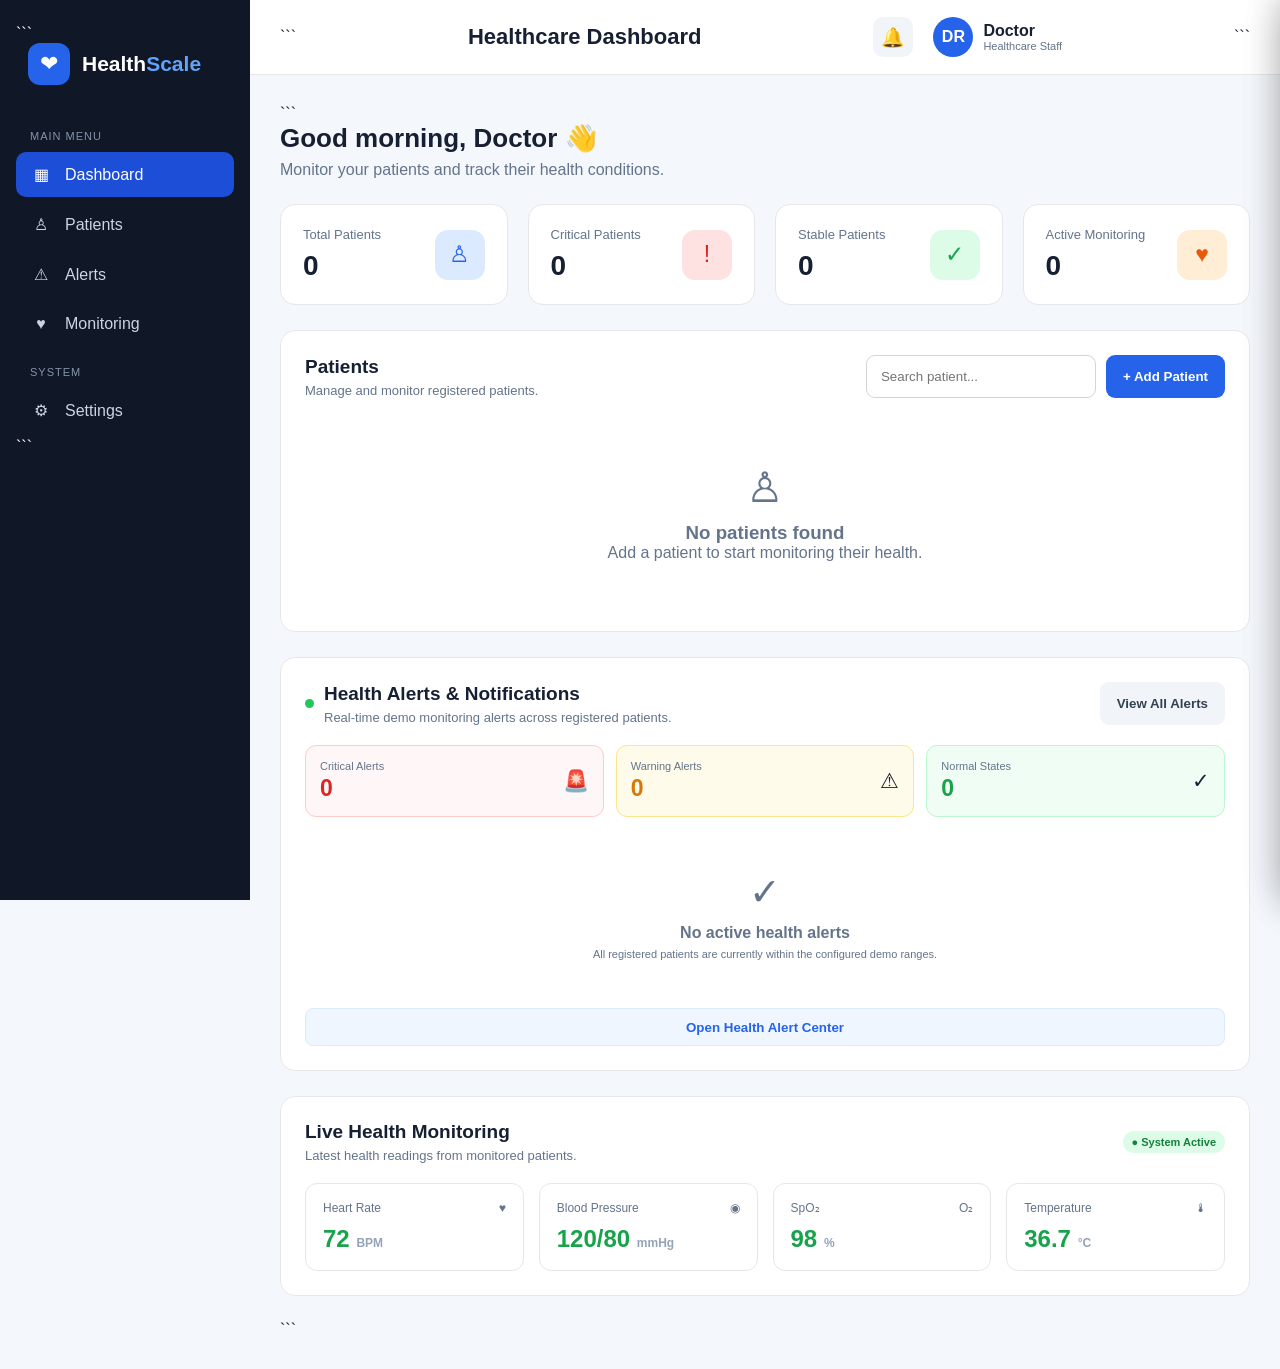
<file: frontend/index.html>
<!DOCTYPE html>

<html lang="en">
<head>
<meta charset="UTF-8">
<meta name="viewport" content="width=device-width, initial-scale=1.0">

<title>HealthScale | Healthcare Monitoring Platform</title>

<style>
* {
    margin: 0;
    padding: 0;
    box-sizing: border-box;
    font-family: Arial, Helvetica, sans-serif;
}

body {
    background: #f4f7fb;
    color: #172033;
    overflow-x: hidden;
}

body.drawer-open {
    overflow: hidden;
}

/* =========================
   SIDEBAR
========================= */

.sidebar {
    position: fixed;
    left: 0;
    top: 0;
    width: 250px;
    height: 100vh;
    background: #101828;
    color: white;
    padding: 25px 16px;
    z-index: 100;
}

.logo {
    display: flex;
    align-items: center;
    gap: 12px;
    padding: 0 12px 30px;
}

.logo-icon {
    width: 42px;
    height: 42px;
    border-radius: 12px;
    background: #2563eb;
    display: flex;
    align-items: center;
    justify-content: center;
    font-size: 22px;
}

.logo h2 {
    font-size: 21px;
}

.logo span {
    color: #60a5fa;
}

.menu-title {
    color: #8492a6;
    font-size: 11px;
    text-transform: uppercase;
    letter-spacing: 1px;
    padding: 15px 14px 10px;
}

.nav-item {
    display: flex;
    align-items: center;
    gap: 13px;
    padding: 13px 14px;
    border-radius: 10px;
    color: #cbd5e1;
    cursor: pointer;
    margin-bottom: 5px;
    transition: 0.25s;
}

.nav-item:hover,
.nav-item.active {
    background: #1d4ed8;
    color: white;
}

.nav-icon {
    width: 22px;
    text-align: center;
}

/* =========================
   MAIN
========================= */

.main {
    margin-left: 250px;
    min-height: 100vh;
}

.topbar {
    height: 75px;
    background: white;
    border-bottom: 1px solid #e5e7eb;
    display: flex;
    align-items: center;
    justify-content: space-between;
    padding: 0 30px;
    position: sticky;
    top: 0;
    z-index: 50;
}

.topbar h1 {
    font-size: 22px;
}

.topbar-right {
    display: flex;
    align-items: center;
    gap: 20px;
}

/* =========================
   NOTIFICATION
========================= */

.notification {
    width: 40px;
    height: 40px;
    border-radius: 10px;
    background: #f1f5f9;
    display: flex;
    align-items: center;
    justify-content: center;
    cursor: pointer;
    font-size: 19px;
    position: relative;
    transition: .2s;
}

.notification:hover {
    background: #e2e8f0;
    transform: translateY(-1px);
}

.notification.has-alert {
    animation: notificationPulse 2s infinite;
}

.notification-badge {
    position: absolute;
    top: -6px;
    right: -6px;
    min-width: 20px;
    height: 20px;
    padding: 0 5px;
    border-radius: 20px;
    background: #dc2626;
    color: white;
    border: 2px solid white;
    display: none;
    align-items: center;
    justify-content: center;
    font-size: 9px;
    font-weight: bold;
}

.notification-badge.visible {
    display: flex;
}

@keyframes notificationPulse {
    0%, 100% {
        box-shadow: 0 0 0 0 rgba(220, 38, 38, .18);
    }

    50% {
        box-shadow: 0 0 0 7px rgba(220, 38, 38, 0);
    }
}

.profile {
    display: flex;
    align-items: center;
    gap: 10px;
}

.profile-avatar {
    width: 40px;
    height: 40px;
    border-radius: 50%;
    background: #2563eb;
    color: white;
    display: flex;
    align-items: center;
    justify-content: center;
    font-weight: bold;
}

/* =========================
   CONTENT
========================= */

.content {
    padding: 30px;
}

.welcome {
    margin-bottom: 25px;
}

.welcome h2 {
    font-size: 26px;
    margin-bottom: 7px;
}

.welcome p {
    color: #64748b;
}

/* =========================
   STATISTICS
========================= */

.stats-grid {
    display: grid;
    grid-template-columns: repeat(4, 1fr);
    gap: 20px;
    margin-bottom: 25px;
}

.stat-card {
    background: white;
    border: 1px solid #e5e7eb;
    border-radius: 15px;
    padding: 22px;
    display: flex;
    justify-content: space-between;
    align-items: center;
    transition: 0.25s;
}

.stat-card:hover {
    transform: translateY(-3px);
    box-shadow: 0 10px 30px rgba(15, 23, 42, 0.08);
}

.stat-label {
    color: #64748b;
    font-size: 13px;
    margin-bottom: 8px;
}

.stat-value {
    font-size: 28px;
    font-weight: bold;
}

.stat-icon {
    width: 50px;
    height: 50px;
    border-radius: 13px;
    display: flex;
    align-items: center;
    justify-content: center;
    font-size: 23px;
}

.blue {
    background: #dbeafe;
    color: #2563eb;
}

.red {
    background: #fee2e2;
    color: #dc2626;
}

.green {
    background: #dcfce7;
    color: #16a34a;
}

.orange {
    background: #ffedd5;
    color: #ea580c;
}

/* =========================
   SECTION
========================= */

.section-card {
    background: white;
    border: 1px solid #e5e7eb;
    border-radius: 15px;
    padding: 24px;
    margin-bottom: 25px;
}

.section-header {
    display: flex;
    align-items: center;
    justify-content: space-between;
    margin-bottom: 20px;
}

.section-header h3 {
    font-size: 19px;
}

.section-header p {
    color: #64748b;
    font-size: 13px;
    margin-top: 5px;
}

.header-actions {
    display: flex;
    gap: 10px;
}

.search-box {
    height: 43px;
    width: 230px;
    border: 1px solid #d1d5db;
    border-radius: 9px;
    padding: 0 14px;
    outline: none;
}

.search-box:focus {
    border-color: #2563eb;
}

.btn {
    border: none;
    border-radius: 9px;
    padding: 0 17px;
    height: 43px;
    cursor: pointer;
    font-weight: bold;
    transition: 0.2s;
}

.btn-primary {
    background: #2563eb;
    color: white;
}

.btn-primary:hover {
    background: #1d4ed8;
    transform: translateY(-1px);
}

.btn-secondary {
    background: #f1f5f9;
    color: #334155;
}

.btn-secondary:hover {
    background: #e2e8f0;
}

/* =========================
   PATIENT CARDS
========================= */

.patients-grid {
    display: grid;
    grid-template-columns: repeat(3, 1fr);
    gap: 18px;
}

.patient-card {
    border: 1px solid #e5e7eb;
    border-radius: 13px;
    padding: 18px;
    transition: 0.25s;
    cursor: pointer;
    background: white;
}

.patient-card:hover {
    border-color: #93c5fd;
    box-shadow: 0 8px 25px rgba(37, 99, 235, 0.08);
    transform: translateY(-2px);
}

.patient-top {
    display: flex;
    align-items: center;
    justify-content: space-between;
    gap: 10px;
}

.patient-info {
    display: flex;
    align-items: center;
    gap: 12px;
    min-width: 0;
}

.patient-avatar {
    width: 45px;
    height: 45px;
    min-width: 45px;
    border-radius: 12px;
    background: #dbeafe;
    color: #2563eb;
    display: flex;
    align-items: center;
    justify-content: center;
    font-weight: bold;
}

.patient-name {
    font-weight: bold;
    white-space: nowrap;
    overflow: hidden;
    text-overflow: ellipsis;
}

.patient-id {
    color: #64748b;
    font-size: 11px;
    margin-top: 3px;
}

.status {
    padding: 5px 9px;
    border-radius: 20px;
    font-size: 11px;
    font-weight: bold;
    white-space: nowrap;
}

.status-stable {
    background: #dcfce7;
    color: #15803d;
}

.status-critical {
    background: #fee2e2;
    color: #b91c1c;
}

.status-monitor {
    background: #fef3c7;
    color: #b45309;
}

.patient-details {
    display: grid;
    grid-template-columns: 1fr 1fr;
    gap: 12px;
    margin-top: 18px;
}

.detail-label {
    font-size: 11px;
    color: #94a3b8;
}

.detail-value {
    font-size: 13px;
    margin-top: 3px;
    font-weight: 600;
    word-break: break-word;
}

.view-profile {
    margin-top: 16px;
    width: 100%;
    height: 36px;
    border: 1px solid #dbeafe;
    background: #eff6ff;
    color: #2563eb;
    border-radius: 8px;
    cursor: pointer;
    font-weight: bold;
}

.view-profile:hover {
    background: #dbeafe;
}

/* =========================
   GLOBAL ALERT DASHBOARD
========================= */

.alert-dashboard-header {
    display: flex;
    align-items: center;
    gap: 10px;
}

.alert-live-dot {
    width: 9px;
    height: 9px;
    border-radius: 50%;
    background: #22c55e;
    animation: pulseDot 1.5s infinite;
}

.alert-summary {
    display: grid;
    grid-template-columns: repeat(3, 1fr);
    gap: 12px;
    margin-bottom: 18px;
}

.alert-summary-card {
    border-radius: 11px;
    padding: 14px;
    border: 1px solid #e5e7eb;
    display: flex;
    align-items: center;
    justify-content: space-between;
}

.alert-summary-card .summary-label {
    color: #64748b;
    font-size: 11px;
}

.alert-summary-card .summary-value {
    font-size: 23px;
    font-weight: bold;
    margin-top: 3px;
}

.alert-summary-card.critical {
    background: #fff7f7;
    border-color: #fecaca;
}

.alert-summary-card.critical .summary-value {
    color: #dc2626;
}

.alert-summary-card.warning {
    background: #fffbeb;
    border-color: #fde68a;
}

.alert-summary-card.warning .summary-value {
    color: #d97706;
}

.alert-summary-card.normal {
    background: #f0fdf4;
    border-color: #bbf7d0;
}

.alert-summary-card.normal .summary-value {
    color: #16a34a;
}

.alert-summary-icon {
    font-size: 21px;
}

.dashboard-alert-list {
    display: flex;
    flex-direction: column;
    gap: 10px;
}

.global-alert-card {
    border: 1px solid #e5e7eb;
    border-radius: 11px;
    padding: 14px;
    display: flex;
    gap: 12px;
    align-items: flex-start;
    cursor: pointer;
    transition: .2s;
}

.global-alert-card:hover {
    transform: translateY(-1px);
    box-shadow: 0 5px 18px rgba(15, 23, 42, .07);
}

.global-alert-card.danger {
    background: #fef2f2;
    border-color: #fecaca;
}

.global-alert-card.warning {
    background: #fffbeb;
    border-color: #fde68a;
}

.global-alert-card.normal {
    background: #f0fdf4;
    border-color: #bbf7d0;
}

.global-alert-icon {
    width: 36px;
    height: 36px;
    min-width: 36px;
    border-radius: 10px;
    display: flex;
    align-items: center;
    justify-content: center;
    font-size: 17px;
}

.global-alert-card.danger .global-alert-icon {
    background: #fee2e2;
}

.global-alert-card.warning .global-alert-icon {
    background: #fef3c7;
}

.global-alert-card.normal .global-alert-icon {
    background: #dcfce7;
}

.global-alert-content {
    flex: 1;
    min-width: 0;
}

.global-alert-top {
    display: flex;
    justify-content: space-between;
    gap: 10px;
}

.global-alert-title {
    font-size: 13px;
    font-weight: bold;
}

.global-alert-severity {
    font-size: 9px;
    font-weight: bold;
    text-transform: uppercase;
    letter-spacing: .5px;
}

.global-alert-card.danger .global-alert-severity {
    color: #dc2626;
}

.global-alert-card.warning .global-alert-severity {
    color: #d97706;
}

.global-alert-card.normal .global-alert-severity {
    color: #16a34a;
}

.global-alert-patient {
    font-size: 11px;
    color: #334155;
    margin-top: 5px;
    font-weight: 600;
}

.global-alert-description {
    color: #64748b;
    font-size: 11px;
    line-height: 1.45;
    margin-top: 4px;
}

.global-alert-footer {
    display: flex;
    justify-content: space-between;
    gap: 10px;
    margin-top: 8px;
    color: #94a3b8;
    font-size: 10px;
}

.alert-view-all {
    width: 100%;
    margin-top: 13px;
    height: 38px;
    border: 1px solid #dbeafe;
    background: #eff6ff;
    color: #2563eb;
    border-radius: 8px;
    cursor: pointer;
    font-weight: bold;
}

.alert-view-all:hover {
    background: #dbeafe;
}

/* =========================
   ALERTS DRAWER
========================= */

.alerts-panel {
    position: fixed;
    top: 0;
    right: -590px;
    width: 570px;
    max-width: 96%;
    height: 100vh;
    background: white;
    z-index: 280;
    box-shadow: -15px 0 40px rgba(0, 0, 0, .18);
    transition: right .42s cubic-bezier(.4, 0, .2, 1);
    overflow-y: auto;
}

.alerts-panel.active {
    right: 0;
}

.alerts-panel-header {
    position: sticky;
    top: 0;
    z-index: 5;
    background: white;
    border-bottom: 1px solid #e5e7eb;
    padding: 22px;
}

.alerts-panel-header-top {
    display: flex;
    align-items: center;
    justify-content: space-between;
    gap: 10px;
}

.alerts-panel-header h2 {
    font-size: 20px;
}

.alerts-panel-header p {
    color: #64748b;
    font-size: 12px;
    margin-top: 5px;
}

.alert-filter {
    display: flex;
    gap: 7px;
    margin-top: 17px;
}

.alert-filter-btn {
    border: 1px solid #e2e8f0;
    background: #f8fafc;
    color: #475569;
    border-radius: 8px;
    height: 34px;
    padding: 0 12px;
    cursor: pointer;
    font-size: 11px;
    font-weight: bold;
}

.alert-filter-btn:hover,
.alert-filter-btn.active {
    background: #2563eb;
    border-color: #2563eb;
    color: white;
}

.alerts-panel-body {
    padding: 20px;
}

.alert-panel-summary {
    display: grid;
    grid-template-columns: repeat(3, 1fr);
    gap: 9px;
    margin-bottom: 17px;
}

.alert-mini-stat {
    padding: 11px;
    border-radius: 9px;
    background: #f8fafc;
    border: 1px solid #e5e7eb;
}

.alert-mini-stat span {
    display: block;
    color: #94a3b8;
    font-size: 9px;
}

.alert-mini-stat strong {
    display: block;
    font-size: 18px;
    margin-top: 3px;
}

.alert-mini-stat.critical strong {
    color: #dc2626;
}

.alert-mini-stat.warning strong {
    color: #d97706;
}

.alert-mini-stat.normal strong {
    color: #16a34a;
}

.panel-alert-list {
    display: flex;
    flex-direction: column;
    gap: 10px;
}

.panel-alert-card {
    border: 1px solid #e5e7eb;
    border-radius: 11px;
    padding: 14px;
    display: flex;
    gap: 11px;
    cursor: pointer;
    transition: .2s;
}

.panel-alert-card:hover {
    transform: translateX(-2px);
    box-shadow: 0 5px 18px rgba(15, 23, 42, .07);
}

.panel-alert-card.danger {
    background: #fef2f2;
    border-color: #fecaca;
}

.panel-alert-card.warning {
    background: #fffbeb;
    border-color: #fde68a;
}

.panel-alert-card.normal {
    background: #f0fdf4;
    border-color: #bbf7d0;
}

.panel-alert-icon {
    font-size: 18px;
    width: 31px;
    min-width: 31px;
    text-align: center;
}

.panel-alert-content {
    flex: 1;
}

.panel-alert-title {
    font-size: 12px;
    font-weight: bold;
}

.panel-alert-patient {
    font-size: 11px;
    font-weight: bold;
    color: #334155;
    margin-top: 4px;
}

.panel-alert-description {
    color: #64748b;
    font-size: 11px;
    line-height: 1.45;
    margin-top: 4px;
}

.panel-alert-meta {
    display: flex;
    justify-content: space-between;
    gap: 10px;
    color: #94a3b8;
    font-size: 9px;
    margin-top: 8px;
}

.alert-disclaimer {
    margin-top: 18px;
    padding: 11px;
    border-radius: 9px;
    background: #f8fafc;
    border: 1px solid #e5e7eb;
    color: #64748b;
    font-size: 10px;
    line-height: 1.5;
}

.no-alerts {
    text-align: center;
    padding: 35px 15px;
    color: #64748b;
}

.no-alerts-icon {
    font-size: 38px;
    margin-bottom: 10px;
}

/* =========================
   MONITORING
========================= */

.monitor-grid {
    display: grid;
    grid-template-columns: repeat(4, 1fr);
    gap: 15px;
}

.vital-card {
    padding: 17px;
    border: 1px solid #e5e7eb;
    border-radius: 12px;
}

.vital-header {
    display: flex;
    justify-content: space-between;
    color: #64748b;
    font-size: 12px;
}

.vital-value {
    font-size: 24px;
    font-weight: bold;
    margin-top: 10px;
}

.vital-unit {
    font-size: 12px;
    color: #94a3b8;
}

.vital-normal {
    color: #16a34a;
}

/* =========================
   DRAWER OVERLAY
========================= */

.overlay {
    position: fixed;
    inset: 0;
    background: rgba(15, 23, 42, 0.52);
    opacity: 0;
    visibility: hidden;
    transition: 0.3s ease;
    z-index: 200;
}

.overlay.active {
    opacity: 1;
    visibility: visible;
}

/* =========================
   ADD PATIENT DRAWER
========================= */

.patient-panel {
    position: fixed;
    top: 0;
    right: -560px;
    width: 540px;
    max-width: 96%;
    height: 100vh;
    background: white;
    z-index: 250;
    box-shadow: -15px 0 40px rgba(0, 0, 0, 0.18);
    transition: right 0.42s cubic-bezier(.4, 0, .2, 1);
    overflow-y: auto;
}

.patient-panel.active {
    right: 0;
}

.panel-header {
    position: sticky;
    top: 0;
    background: white;
    z-index: 5;
    padding: 24px;
    border-bottom: 1px solid #e5e7eb;
    display: flex;
    align-items: center;
    justify-content: space-between;
}

.panel-header h2 {
    font-size: 20px;
}

.panel-header p {
    color: #64748b;
    font-size: 12px;
    margin-top: 5px;
}

.close-btn {
    border: none;
    background: #f1f5f9;
    width: 38px;
    height: 38px;
    border-radius: 9px;
    cursor: pointer;
    font-size: 20px;
}

.close-btn:hover {
    background: #e2e8f0;
}

.form {
    padding: 24px;
}

.form-section {
    margin-bottom: 27px;
}

.form-section-title {
    font-size: 14px;
    font-weight: bold;
    margin-bottom: 15px;
    color: #334155;
}

.form-grid {
    display: grid;
    grid-template-columns: 1fr 1fr;
    gap: 15px;
}

.form-group {
    margin-bottom: 4px;
}

.form-group.full {
    grid-column: 1 / -1;
}

.form-group label {
    display: block;
    font-size: 12px;
    font-weight: bold;
    margin-bottom: 7px;
    color: #475569;
}

.required {
    color: #dc2626;
}

.form-group input,
.form-group select,
.form-group textarea {
    width: 100%;
    border: 1px solid #d1d5db;
    border-radius: 8px;
    padding: 11px;
    outline: none;
    font-size: 13px;
    background: white;
}

.form-group textarea {
    min-height: 82px;
    resize: vertical;
}

.form-group input:focus,
.form-group select:focus,
.form-group textarea:focus {
    border-color: #2563eb;
    box-shadow: 0 0 0 3px rgba(37, 99, 235, 0.08);
}

.generated-id {
    background: #eff6ff;
    border: 1px solid #bfdbfe;
    color: #1d4ed8;
    padding: 13px;
    border-radius: 8px;
    font-weight: bold;
    font-size: 13px;
}

.generated-id span {
    margin-left: 5px;
    letter-spacing: .4px;
}

.field-error {
    min-height: 15px;
    color: #dc2626;
    font-size: 10px;
    margin-top: 4px;
}

.input-error {
    border-color: #ef4444 !important;
    background: #fff7f7 !important;
}

.form-actions {
    position: sticky;
    bottom: 0;
    background: white;
    border-top: 1px solid #e5e7eb;
    padding: 18px 24px;
    display: flex;
    justify-content: flex-end;
    gap: 10px;
}

.btn-loading {
    pointer-events: none;
    opacity: .7;
}

/* =========================
   PROFILE PANEL
========================= */

.profile-panel {
    position: fixed;
    top: 0;
    right: -780px;
    width: 750px;
    max-width: 96%;
    height: 100vh;
    background: white;
    z-index: 260;
    box-shadow: -15px 0 40px rgba(0, 0, 0, .18);
    transition: right .42s cubic-bezier(.4, 0, .2, 1);
    overflow-y: auto;
}

.profile-panel.active {
    right: 0;
}

.profile-hero {
    padding: 25px;
    background: linear-gradient(135deg, #eff6ff, #ffffff);
    border-bottom: 1px solid #e5e7eb;
}

.profile-hero-top {
    display: flex;
    align-items: center;
    gap: 15px;
}

.large-avatar {
    width: 62px;
    height: 62px;
    border-radius: 16px;
    background: #2563eb;
    color: white;
    display: flex;
    align-items: center;
    justify-content: center;
    font-size: 21px;
    font-weight: bold;
}

.profile-hero h2 {
    font-size: 21px;
}

.profile-hero p {
    color: #64748b;
    font-size: 12px;
    margin-top: 4px;
}

.profile-body {
    padding: 24px;
}

.profile-section {
    margin-bottom: 25px;
}

.profile-section-title {
    font-size: 14px;
    font-weight: bold;
    margin-bottom: 14px;
    color: #334155;
}

.profile-info-grid {
    display: grid;
    grid-template-columns: repeat(2, 1fr);
    gap: 12px;
}

.profile-info-item {
    background: #f8fafc;
    border: 1px solid #e5e7eb;
    border-radius: 9px;
    padding: 12px;
}

.profile-info-item span {
    display: block;
    color: #94a3b8;
    font-size: 10px;
    margin-bottom: 4px;
}

.profile-info-item strong {
    font-size: 13px;
    word-break: break-word;
}

.profile-text {
    background: #f8fafc;
    border: 1px solid #e5e7eb;
    padding: 13px;
    border-radius: 9px;
    color: #475569;
    font-size: 13px;
    line-height: 1.5;
    white-space: pre-wrap;
}

/* =========================
   HEALTH MONITORING
========================= */

.monitor-status-bar {
    display: flex;
    justify-content: space-between;
    align-items: center;
    gap: 10px;
    margin-bottom: 18px;
}

.live-indicator {
    display: flex;
    align-items: center;
    gap: 7px;
    color: #16a34a;
    font-size: 12px;
    font-weight: bold;
}

.live-dot {
    width: 8px;
    height: 8px;
    border-radius: 50%;
    background: #22c55e;
    animation: pulseDot 1.5s infinite;
}

@keyframes pulseDot {
    0% {
        box-shadow: 0 0 0 0 rgba(34,197,94,.45);
    }

    70% {
        box-shadow: 0 0 0 7px rgba(34,197,94,0);
    }

    100% {
        box-shadow: 0 0 0 0 rgba(34,197,94,0);
    }
}

.monitor-refresh {
    border: none;
    background: #eff6ff;
    color: #2563eb;
    border-radius: 8px;
    padding: 8px 12px;
    cursor: pointer;
    font-size: 11px;
    font-weight: bold;
}

.monitor-refresh:hover {
    background: #dbeafe;
}

.vitals-dashboard {
    display: grid;
    grid-template-columns: repeat(2, 1fr);
    gap: 12px;
}

.health-vital {
    border: 1px solid #e5e7eb;
    border-radius: 12px;
    padding: 16px;
    background: white;
}

.health-vital-header {
    display: flex;
    justify-content: space-between;
    align-items: center;
    color: #64748b;
    font-size: 11px;
}

.health-vital-icon {
    width: 30px;
    height: 30px;
    border-radius: 8px;
    background: #eff6ff;
    color: #2563eb;
    display: flex;
    align-items: center;
    justify-content: center;
}

.health-vital-value {
    font-size: 25px;
    font-weight: bold;
    margin-top: 12px;
}

.health-vital-unit {
    font-size: 11px;
    color: #94a3b8;
    font-weight: normal;
}

.vital-status {
    font-size: 10px;
    margin-top: 7px;
    font-weight: bold;
}

.vital-status.normal {
    color: #16a34a;
}

.vital-status.warning {
    color: #d97706;
}

.vital-status.danger {
    color: #dc2626;
}

/* =========================
   CHART
========================= */

.chart-container {
    width: 100%;
    height: 220px;
    border: 1px solid #e5e7eb;
    border-radius: 12px;
    background: #f8fafc;
    padding: 15px;
    position: relative;
}

.chart-container canvas {
    width: 100%;
    height: 100%;
}

/* =========================
   PROFILE ALERTS
========================= */

.alert-list {
    display: flex;
    flex-direction: column;
    gap: 9px;
}

.health-alert {
    border-radius: 9px;
    padding: 12px;
    display: flex;
    align-items: flex-start;
    gap: 10px;
    border: 1px solid #e5e7eb;
}

.health-alert.warning {
    background: #fffbeb;
    border-color: #fde68a;
}

.health-alert.danger {
    background: #fef2f2;
    border-color: #fecaca;
}

.health-alert.normal {
    background: #f0fdf4;
    border-color: #bbf7d0;
}

.alert-icon {
    font-size: 17px;
}

.alert-title {
    font-size: 12px;
    font-weight: bold;
}

.alert-description {
    color: #64748b;
    font-size: 11px;
    margin-top: 3px;
    line-height: 1.4;
}

/* =========================
   EMPTY
========================= */

.empty-state {
    text-align: center;
    padding: 45px 20px;
    color: #64748b;
    display: none;
}

.empty-state-icon {
    font-size: 42px;
    margin-bottom: 10px;
}

/* =========================
   TOAST
========================= */

.toast {
    position: fixed;
    right: 25px;
    bottom: 25px;
    background: #0f172a;
    color: white;
    padding: 15px 20px;
    border-radius: 10px;
    opacity: 0;
    transform: translateY(20px);
    pointer-events: none;
    transition: .3s;
    z-index: 500;
    font-size: 13px;
    box-shadow: 0 10px 30px rgba(15, 23, 42, .2);
}

.toast.show {
    opacity: 1;
    transform: translateY(0);
}

/* =========================
   RESPONSIVE
========================= */

@media (max-width: 1100px) {

    .stats-grid {
        grid-template-columns: repeat(2, 1fr);
    }

    .patients-grid {
        grid-template-columns: repeat(2, 1fr);
    }

    .monitor-grid {
        grid-template-columns: repeat(2, 1fr);
    }

}

@media (max-width: 750px) {

    .sidebar {
        width: 70px;
        padding: 20px 8px;
    }

    .logo h2,
    .menu-title,
    .nav-item span {
        display: none;
    }

    .logo {
        justify-content: center;
        padding-left: 0;
        padding-right: 0;
    }

    .nav-item {
        justify-content: center;
    }

    .main {
        margin-left: 70px;
    }

    .content {
        padding: 18px;
    }

    .stats-grid,
    .patients-grid,
    .monitor-grid {
        grid-template-columns: 1fr;
    }

    .alert-summary,
    .alert-panel-summary {
        grid-template-columns: 1fr;
    }

    .section-header {
        align-items: flex-start;
        gap: 15px;
        flex-direction: column;
    }

    .header-actions {
        width: 100%;
    }

    .search-box {
        flex: 1;
        width: auto;
    }

    .patient-panel,
    .profile-panel,
    .alerts-panel {
        width: 100%;
        max-width: 100%;
    }

    .form-grid,
    .vitals-dashboard {
        grid-template-columns: 1fr;
    }

    .form-group.full {
        grid-column: auto;
    }

    .profile-info-grid {
        grid-template-columns: 1fr;
    }

    .topbar {
        padding: 0 15px;
    }

    .topbar h1 {
        font-size: 17px;
    }

    .profile > div:last-child {
        display: none;
    }

}
</style>

</head>

<body>

<!-- =========================
     SIDEBAR
========================= -->

<aside class="sidebar">

```
<div class="logo">
    <div class="logo-icon">❤</div>

    <h2>
        Health<span>Scale</span>
    </h2>
</div>

<div class="menu-title">
    Main Menu
</div>

<div class="nav-item active">
    <div class="nav-icon">▦</div>
    <span>Dashboard</span>
</div>

<div class="nav-item" onclick="scrollToPatients()">
    <div class="nav-icon">♙</div>
    <span>Patients</span>
</div>

<div class="nav-item" onclick="scrollToAlerts()">
    <div class="nav-icon">⚠</div>
    <span>Alerts</span>
</div>

<div class="nav-item" onclick="scrollToMonitoring()">
    <div class="nav-icon">♥</div>
    <span>Monitoring</span>
</div>

<div class="menu-title">
    System
</div>

<div class="nav-item">
    <div class="nav-icon">⚙</div>
    <span>Settings</span>
</div>
```

</aside>

<!-- =========================
     MAIN
========================= -->

<main class="main">

<header class="topbar">

```
<h1>Healthcare Dashboard</h1>

<div class="topbar-right">

    <div
        class="notification"
        id="notificationButton"
        onclick="openAlertsPanel()"
        title="Health Alerts"
    >
        🔔

        <span
            class="notification-badge"
            id="notificationBadge"
        >
            0
        </span>
    </div>

    <div class="profile">

        <div class="profile-avatar">
            DR
        </div>

        <div>
            <strong>Doctor</strong>

            <div style="font-size:11px;color:#64748b;">
                Healthcare Staff
            </div>
        </div>

    </div>

</div>
```

</header>

<section class="content">

```
<div class="welcome">

    <h2>
        Good morning, Doctor 👋
    </h2>

    <p>
        Monitor your patients and track their health conditions.
    </p>

</div>


<!-- STATISTICS -->

<div class="stats-grid">

    <div class="stat-card">

        <div>
            <div class="stat-label">
                Total Patients
            </div>

            <div class="stat-value" id="totalPatients">
                0
            </div>
        </div>

        <div class="stat-icon blue">
            ♙
        </div>

    </div>


    <div class="stat-card">

        <div>
            <div class="stat-label">
                Critical Patients
            </div>

            <div class="stat-value" id="criticalPatients">
                0
            </div>
        </div>

        <div class="stat-icon red">
            !
        </div>

    </div>


    <div class="stat-card">

        <div>
            <div class="stat-label">
                Stable Patients
            </div>

            <div class="stat-value" id="stablePatients">
                0
            </div>
        </div>

        <div class="stat-icon green">
            ✓
        </div>

    </div>


    <div class="stat-card">

        <div>
            <div class="stat-label">
                Active Monitoring
            </div>

            <div class="stat-value" id="monitoringPatients">
                0
            </div>
        </div>

        <div class="stat-icon orange">
            ♥
        </div>

    </div>

</div>


<!-- =========================
     PATIENTS
========================= -->

<div class="section-card" id="patientsSection">

    <div class="section-header">

        <div>

            <h3>
                Patients
            </h3>

            <p>
                Manage and monitor registered patients.
            </p>

        </div>

        <div class="header-actions">

            <input
                type="text"
                id="searchPatient"
                class="search-box"
                placeholder="Search patient..."
                oninput="searchPatients()"
            >

            <button
                class="btn btn-primary"
                onclick="openPatientPanel()"
            >
                + Add Patient
            </button>

        </div>

    </div>


    <div
        class="patients-grid"
        id="patientsGrid"
    ></div>


    <div
        class="empty-state"
        id="emptyState"
    >

        <div class="empty-state-icon">
            ♙
        </div>

        <h3>
            No patients found
        </h3>

        <p>
            Add a patient to start monitoring their health.
        </p>

    </div>

</div>


<!-- =========================
     GLOBAL HEALTH ALERTS
========================= -->

<div
    class="section-card"
    id="alertsSection"
>

    <div class="section-header">

        <div class="alert-dashboard-header">

            <span class="alert-live-dot"></span>

            <div>

                <h3>
                    Health Alerts & Notifications
                </h3>

                <p>
                    Real-time demo monitoring alerts across registered patients.
                </p>

            </div>

        </div>

        <button
            type="button"
            class="btn btn-secondary"
            onclick="openAlertsPanel()"
        >
            View All Alerts
        </button>

    </div>


    <div
        class="alert-summary"
        id="dashboardAlertSummary"
    ></div>


    <div
        class="dashboard-alert-list"
        id="dashboardAlertsList"
    ></div>


    <button
        type="button"
        class="alert-view-all"
        onclick="openAlertsPanel()"
    >
        Open Health Alert Center
    </button>

</div>


<!-- =========================
     GENERAL MONITORING
========================= -->

<div
    class="section-card"
    id="monitoringSection"
>

    <div class="section-header">

        <div>

            <h3>
                Live Health Monitoring
            </h3>

            <p>
                Latest health readings from monitored patients.
            </p>

        </div>

        <span class="status status-stable">
            ● System Active
        </span>

    </div>


    <div class="monitor-grid">

        <div class="vital-card">

            <div class="vital-header">
                <span>Heart Rate</span>
                <span>♥</span>
            </div>

            <div class="vital-value vital-normal">
                72
                <span class="vital-unit">
                    BPM
                </span>
            </div>

        </div>


        <div class="vital-card">

            <div class="vital-header">
                <span>Blood Pressure</span>
                <span>◉</span>
            </div>

            <div class="vital-value vital-normal">
                120/80
                <span class="vital-unit">
                    mmHg
                </span>
            </div>

        </div>


        <div class="vital-card">

            <div class="vital-header">
                <span>SpO₂</span>
                <span>O₂</span>
            </div>

            <div class="vital-value vital-normal">
                98
                <span class="vital-unit">
                    %
                </span>
            </div>

        </div>


        <div class="vital-card">

            <div class="vital-header">
                <span>Temperature</span>
                <span>🌡</span>
            </div>

            <div class="vital-value vital-normal">
                36.7
                <span class="vital-unit">
                    °C
                </span>
            </div>

        </div>

    </div>

</div>
```

</section>

</main>

<!-- =========================
     OVERLAY
========================= -->

<div
    class="overlay"
    id="overlay"
    onclick="closeAllDrawers()"
></div>

<!-- =========================
     HEALTH ALERT CENTER
========================= -->

<div
    class="alerts-panel"
    id="alertsPanel"
>

```
<div class="alerts-panel-header">

    <div class="alerts-panel-header-top">

        <div>

            <h2>
                Health Alert Center
            </h2>

            <p>
                Monitor configured health thresholds across patients.
            </p>

        </div>

        <button
            type="button"
            class="close-btn"
            onclick="closeAlertsPanel()"
        >
            ×
        </button>

    </div>


    <div class="alert-filter">

        <button
            type="button"
            class="alert-filter-btn active"
            data-filter="all"
            onclick="setAlertFilter('all')"
        >
            All
        </button>

        <button
            type="button"
            class="alert-filter-btn"
            data-filter="danger"
            onclick="setAlertFilter('danger')"
        >
            Critical
        </button>

        <button
            type="button"
            class="alert-filter-btn"
            data-filter="warning"
            onclick="setAlertFilter('warning')"
        >
            Warning
        </button>

        <button
            type="button"
            class="alert-filter-btn"
            data-filter="normal"
            onclick="setAlertFilter('normal')"
        >
            Normal
        </button>

    </div>

</div>


<div class="alerts-panel-body">

    <div
        class="alert-panel-summary"
        id="alertPanelSummary"
    ></div>


    <div
        class="panel-alert-list"
        id="globalAlertsList"
    ></div>


    <div class="alert-disclaimer">

        <strong>Demo monitoring notice:</strong>
        These alerts use configured demonstration thresholds and simulated
        readings for this academic project. They are not a medical diagnosis
        or a replacement for professional clinical assessment.

    </div>

</div>
```

</div>

<!-- =========================
     ADD PATIENT DRAWER
========================= -->

<div
    class="patient-panel"
    id="patientPanel"
>

```
<div class="panel-header">

    <div>

        <h2>
            Add New Patient
        </h2>

        <p>
            Register complete patient information.
        </p>

    </div>

    <button
        type="button"
        class="close-btn"
        onclick="closePatientPanel()"
    >
        ×
    </button>

</div>


<form
    class="form"
    id="patientForm"
>

    <div class="form-section">

        <div class="form-section-title">
            Patient Identification
        </div>

        <div class="generated-id">

            Patient ID:

            <span id="generatedPatientId">
                Generating...
            </span>

        </div>

    </div>


    <div class="form-section">

        <div class="form-section-title">
            Personal Information
        </div>

        <div class="form-grid">

            <div class="form-group">

                <label>
                    First Name <span class="required">*</span>
                </label>

                <input
                    type="text"
                    id="firstName"
                    placeholder="Enter first name"
                >

                <div
                    class="field-error"
                    id="firstNameError"
                ></div>

            </div>


            <div class="form-group">

                <label>
                    Last Name <span class="required">*</span>
                </label>

                <input
                    type="text"
                    id="lastName"
                    placeholder="Enter last name"
                >

                <div
                    class="field-error"
                    id="lastNameError"
                ></div>

            </div>


            <div class="form-group">

                <label>
                    Date of Birth <span class="required">*</span>
                </label>

                <input
                    type="date"
                    id="dob"
                >

                <div
                    class="field-error"
                    id="dobError"
                ></div>

            </div>


            <div class="form-group">

                <label>
                    Gender <span class="required">*</span>
                </label>

                <select id="gender">

                    <option value="">
                        Select gender
                    </option>

                    <option value="Male">
                        Male
                    </option>

                    <option value="Female">
                        Female
                    </option>

                    <option value="Other">
                        Other
                    </option>

                </select>

                <div
                    class="field-error"
                    id="genderError"
                ></div>

            </div>


            <div class="form-group">

                <label>
                    Blood Group
                </label>

                <select id="bloodGroup">

                    <option value="">
                        Select blood group
                    </option>

                    <option>A+</option>
                    <option>A-</option>
                    <option>B+</option>
                    <option>B-</option>
                    <option>AB+</option>
                    <option>AB-</option>
                    <option>O+</option>
                    <option>O-</option>

                </select>

            </div>


            <div class="form-group">

                <label>
                    Phone Number <span class="required">*</span>
                </label>

                <input
                    type="tel"
                    id="phone"
                    maxlength="15"
                    placeholder="Enter phone number"
                >

                <div
                    class="field-error"
                    id="phoneError"
                ></div>

            </div>


            <div class="form-group">

                <label>
                    Email
                </label>

                <input
                    type="email"
                    id="email"
                    placeholder="patient@example.com"
                >

                <div
                    class="field-error"
                    id="emailError"
                ></div>

            </div>


            <div class="form-group">

                <label>
                    Emergency Contact
                </label>

                <input
                    type="tel"
                    id="emergencyContact"
                    maxlength="15"
                    placeholder="Emergency phone"
                >

                <div
                    class="field-error"
                    id="emergencyContactError"
                ></div>

            </div>


            <div class="form-group full">

                <label>
                    Address
                </label>

                <textarea
                    id="address"
                    placeholder="Enter complete address..."
                ></textarea>

            </div>

        </div>

    </div>


    <div class="form-section">

        <div class="form-section-title">
            Medical Information
        </div>

        <div class="form-grid">

            <div class="form-group">

                <label>
                    Initial Health Status
                </label>

                <select id="healthStatus">

                    <option value="Stable">
                        Stable
                    </option>

                    <option value="Monitoring">
                        Needs Monitoring
                    </option>

                    <option value="Critical">
                        Critical
                    </option>

                </select>

            </div>


            <div class="form-group">

                <label>
                    Medical Condition
                </label>

                <input
                    type="text"
                    id="medicalCondition"
                    placeholder="e.g. Hypertension"
                >

            </div>


            <div class="form-group full">

                <label>
                    Current Medications
                </label>

                <textarea
                    id="medications"
                    placeholder="Enter current medications..."
                ></textarea>

            </div>


            <div class="form-group full">

                <label>
                    Allergies
                </label>

                <textarea
                    id="allergies"
                    placeholder="Enter known allergies..."
                ></textarea>

            </div>


            <div class="form-group full">

                <label>
                    Medical Notes
                </label>

                <textarea
                    id="medicalNotes"
                    placeholder="Enter additional medical notes..."
                ></textarea>

            </div>

        </div>

    </div>

</form>


<div class="form-actions">

    <button
        type="button"
        class="btn btn-secondary"
        onclick="resetPatientForm()"
    >
        Reset
    </button>

    <button
        type="button"
        class="btn btn-secondary"
        onclick="closePatientPanel()"
    >
        Cancel
    </button>

    <button
        type="submit"
        form="patientForm"
        class="btn btn-primary"
        id="savePatientButton"
    >
        Add Patient
    </button>

</div>
```

</div>

<!-- =========================
     PATIENT PROFILE DRAWER
========================= -->

<div
    class="profile-panel"
    id="profilePanel"
>

```
<div class="panel-header">

    <div>

        <h2>
            Patient Health Profile
        </h2>

        <p>
            Patient information and live health monitoring
        </p>

    </div>

    <button
        type="button"
        class="close-btn"
        onclick="closeProfilePanel()"
    >
        ×
    </button>

</div>


<div class="profile-hero">

    <div class="profile-hero-top">

        <div
            class="large-avatar"
            id="profileAvatar"
        >
            P
        </div>

        <div>

            <h2 id="profileName">
                Patient
            </h2>

            <p id="profileId">
                Patient ID
            </p>

            <div
                style="margin-top:8px;"
                id="profileStatus"
            ></div>

        </div>

    </div>

</div>


<div class="profile-body">

    <div class="profile-section">

        <div class="profile-section-title">
            Personal Information
        </div>

        <div class="profile-info-grid">

            <div class="profile-info-item">
                <span>Age</span>
                <strong id="profileAge">—</strong>
            </div>

            <div class="profile-info-item">
                <span>Date of Birth</span>
                <strong id="profileDob">—</strong>
            </div>

            <div class="profile-info-item">
                <span>Gender</span>
                <strong id="profileGender">—</strong>
            </div>

            <div class="profile-info-item">
                <span>Blood Group</span>
                <strong id="profileBlood">—</strong>
            </div>

            <div class="profile-info-item">
                <span>Phone</span>
                <strong id="profilePhone">—</strong>
            </div>

            <div class="profile-info-item">
                <span>Email</span>
                <strong id="profileEmail">—</strong>
            </div>

            <div class="profile-info-item">
                <span>Emergency Contact</span>
                <strong id="profileEmergency">—</strong>
            </div>

            <div class="profile-info-item">
                <span>Registered</span>
                <strong id="profileRegistered">—</strong>
            </div>

        </div>

    </div>


    <div class="profile-section">

        <div class="profile-section-title">
            Address
        </div>

        <div
            class="profile-text"
            id="profileAddress"
        >
            —
        </div>

    </div>


    <div class="profile-section">

        <div class="profile-section-title">
            Medical Information
        </div>

        <div class="profile-info-grid">

            <div class="profile-info-item">
                <span>Medical Condition</span>
                <strong id="profileCondition">—</strong>
            </div>

            <div class="profile-info-item">
                <span>Health Status</span>
                <strong id="profileHealthStatus">—</strong>
            </div>

        </div>

    </div>


    <div class="profile-section">

        <div class="profile-section-title">
            Current Medications
        </div>

        <div
            class="profile-text"
            id="profileMedications"
        >
            —
        </div>

    </div>


    <div class="profile-section">

        <div class="profile-section-title">
            Allergies
        </div>

        <div
            class="profile-text"
            id="profileAllergies"
        >
            —
        </div>

    </div>


    <div class="profile-section">

        <div class="profile-section-title">
            Medical Notes
        </div>

        <div
            class="profile-text"
            id="profileNotes"
        >
            —
        </div>

    </div>


    <!-- LIVE HEALTH MONITORING -->

    <div class="profile-section">

        <div class="profile-section-title">
            Live Health Monitoring
        </div>

        <div class="monitor-status-bar">

            <div class="live-indicator">

                <span class="live-dot"></span>

                Live Monitoring Active

            </div>

            <button
                type="button"
                class="monitor-refresh"
                onclick="refreshPatientVitals()"
            >
                ↻ Refresh Readings
            </button>

        </div>


        <div class="vitals-dashboard">

            <div class="health-vital">

                <div class="health-vital-header">

                    <span>
                        Heart Rate
                    </span>

                    <div class="health-vital-icon">
                        ♥
                    </div>

                </div>

                <div
                    class="health-vital-value"
                    id="vitalHeartRate"
                >
                    —
                </div>

                <div class="health-vital-unit">
                    BPM
                </div>

                <div
                    class="vital-status normal"
                    id="heartStatus"
                >
                    —
                </div>

            </div>


            <div class="health-vital">

                <div class="health-vital-header">

                    <span>
                        Blood Pressure
                    </span>

                    <div class="health-vital-icon">
                        ◉
                    </div>

                </div>

                <div
                    class="health-vital-value"
                    id="vitalBloodPressure"
                >
                    —
                </div>

                <div class="health-vital-unit">
                    mmHg
                </div>

                <div
                    class="vital-status normal"
                    id="bpStatus"
                >
                    —
                </div>

            </div>


            <div class="health-vital">

                <div class="health-vital-header">

                    <span>
                        Oxygen Saturation
                    </span>

                    <div class="health-vital-icon">
                        O₂
                    </div>

                </div>

                <div
                    class="health-vital-value"
                    id="vitalSpo2"
                >
                    —
                </div>

                <div class="health-vital-unit">
                    %
                </div>

                <div
                    class="vital-status normal"
                    id="spo2Status"
                >
                    —
                </div>

            </div>


            <div class="health-vital">

                <div class="health-vital-header">

                    <span>
                        Temperature
                    </span>

                    <div class="health-vital-icon">
                        🌡
                    </div>

                </div>

                <div
                    class="health-vital-value"
                    id="vitalTemperature"
                >
                    —
                </div>

                <div class="health-vital-unit">
                    °C
                </div>

                <div
                    class="vital-status normal"
                    id="tempStatus"
                >
                    —
                </div>

            </div>

        </div>

    </div>


    <!-- VITAL HISTORY -->

    <div class="profile-section">

        <div class="profile-section-title">
            Vital Signs History
        </div>

        <div class="chart-container">

            <canvas
                id="vitalChart"
                width="650"
                height="200"
            ></canvas>

        </div>

    </div>


    <!-- PATIENT ALERTS -->

    <div class="profile-section">

        <div class="profile-section-title">
            Health Alerts
        </div>

        <div
            class="alert-list"
            id="patientAlerts"
        ></div>

    </div>

</div>
```

</div>

<!-- TOAST -->

<div
    class="toast"
    id="toast"
></div>

<script>

/* =========================================================
   STORAGE
========================================================= */

const STORAGE_KEY = "healthscale_patients";

const VITALS_STORAGE_KEY =
    "healthscale_patient_vitals";

let patients =
    loadPatients();

let currentProfilePatient =
    null;

let currentVitals =
    null;

let globalHealthAlerts =
    [];

let activeAlertFilter =
    "all";


/* =========================================================
   LOAD PATIENTS
========================================================= */

function loadPatients() {

    try {

        const stored =
            localStorage.getItem(
                STORAGE_KEY
            );

        if (!stored) {
            return [];
        }

        const parsed =
            JSON.parse(stored);

        if (!Array.isArray(parsed)) {
            return [];
        }

        return parsed.map(
            normalizePatient
        );

    } catch (error) {

        console.error(
            "Patient storage error:",
            error
        );

        return [];

    }

}


/* =========================================================
   NORMALIZE PATIENT
========================================================= */

function normalizePatient(
    patient
) {

    patient =
        patient || {};

    const fullName =
        String(
            patient.name || ""
        ).trim();

    const nameParts =
        fullName
            ? fullName.split(/\s+/)
            : [];

    const firstName =
        String(
            patient.firstName ??
            nameParts[0] ??
            "Patient"
        ).trim() ||
        "Patient";

    const lastName =
        String(
            patient.lastName ??
            nameParts.slice(1).join(" ") ??
            ""
        ).trim();

    const rawStatus =
        String(
            patient.healthStatus ??
            patient.condition ??
            "Stable"
        ).trim();

    let healthStatus =
        "Stable";

    if (
        rawStatus
            .toLowerCase()
            .includes("critical")
    ) {

        healthStatus =
            "Critical";

    } else if (
        rawStatus
            .toLowerCase()
            .includes("monitor") ||
        rawStatus
            .toLowerCase()
            .includes("attention")
    ) {

        healthStatus =
            "Monitoring";

    }

    const id =
        String(
            patient.id ??
            patient.patient_id ??
            ""
        ).trim();

    return {

        id,

        patient_id:
            String(
                patient.patient_id ??
                id
            ),

        firstName,

        lastName,

        name:
            `${firstName} ${lastName}`.trim(),

        dob:
            String(
                patient.dob ??
                patient.date_of_birth ??
                ""
            ),

        age:
            patient.age ||
            "",

        gender:
            String(
                patient.gender ??
                ""
            ),

        bloodGroup:
            String(
                patient.bloodGroup ??
                patient.blood_group ??
                ""
            ),

        phone:
            String(
                patient.phone ??
                ""
            ),

        email:
            String(
                patient.email ??
                ""
            ),

        address:
            String(
                patient.address ??
                ""
            ),

        emergencyContact:
            String(
                patient.emergencyContact ??
                patient.emergency_contact ??
                ""
            ),

        medicalCondition:
            String(
                patient.medicalCondition ??
                ""
            ),

        medications:
            String(
                patient.medications ??
                ""
            ),

        allergies:
            String(
                patient.allergies ??
                ""
            ),

        medicalNotes:
            String(
                patient.medicalNotes ??
                patient.medical_notes ??
                ""
            ),

        healthStatus,

        createdAt:
            String(
                patient.createdAt ??
                patient.created_at ??
                new Date().toISOString()
            )

    };

}


/* =========================================================
   SAVE PATIENTS
========================================================= */

function savePatients() {

    localStorage.setItem(
        STORAGE_KEY,
        JSON.stringify(
            patients
        )
    );

}


/* =========================================================
   VITALS STORAGE
========================================================= */

function loadVitalsStore() {

    try {

        const stored =
            localStorage.getItem(
                VITALS_STORAGE_KEY
            );

        if (!stored) {
            return {};
        }

        const parsed =
            JSON.parse(stored);

        if (
            !parsed ||
            typeof parsed !== "object"
        ) {

            return {};

        }

        return parsed;

    } catch (error) {

        console.error(
            "Vitals storage error:",
            error
        );

        return {};

    }

}


function saveVitalsStore(
    store
) {

    localStorage.setItem(
        VITALS_STORAGE_KEY,
        JSON.stringify(
            store
        )
    );

}


function getStoredPatientVitals(
    patientId
) {

    const store =
        loadVitalsStore();

    return store[
        patientId
    ] || null;

}


function savePatientVitals(
    patientId,
    vitals
) {

    if (!patientId) {
        return;
    }

    const store =
        loadVitalsStore();

    store[
        patientId
    ] = {

        heartRate:
            vitals.heartRate,

        systolic:
            vitals.systolic,

        diastolic:
            vitals.diastolic,

        spo2:
            vitals.spo2,

        temperature:
            vitals.temperature,

        bloodPressure:
            vitals.bloodPressure,

        updatedAt:
            new Date().toISOString()

    };

    saveVitalsStore(
        store
    );

}


/* =========================================================
   PATIENT ID
========================================================= */

function generatePatientId() {

    const year =
        new Date().getFullYear();

    let highestNumber =
        0;

    patients.forEach(
        patient => {

            const source =
                String(
                    patient.id ||
                    patient.patient_id ||
                    ""
                );

            const match =
                source.match(
                    /(?:HS|PAT)-\d{4}-(\d+)$/i
                );

            if (match) {

                const number =
                    parseInt(
                        match[1],
                        10
                    );

                if (
                    number >
                    highestNumber
                ) {

                    highestNumber =
                        number;

                }

            }

        }
    );

    return (
        "HS-" +
        year +
        "-" +
        String(
            highestNumber + 1
        ).padStart(
            4,
            "0"
        )
    );

}


/* =========================================================
   AGE
========================================================= */

function calculateAge(
    dob
) {

    if (!dob) {
        return "";
    }

    const birthDate =
        new Date(
            dob +
            "T00:00:00"
        );

    if (
        Number.isNaN(
            birthDate.getTime()
        )
    ) {

        return "";

    }

    const today =
        new Date();

    let age =
        today.getFullYear() -
        birthDate.getFullYear();

    const monthDifference =
        today.getMonth() -
        birthDate.getMonth();

    if (
        monthDifference < 0 ||
        (
            monthDifference === 0 &&
            today.getDate() <
            birthDate.getDate()
        )
    ) {

        age--;

    }

    return age;

}


/* =========================================================
   OPEN PATIENT DRAWER
========================================================= */

function openPatientPanel() {

    closeAlertsPanel();

    resetPatientForm();

    document
        .getElementById(
            "patientPanel"
        )
        .classList.add(
            "active"
        );

    document
        .getElementById(
            "overlay"
        )
        .classList.add(
            "active"
        );

    document.body.classList.add(
        "drawer-open"
    );

    setTimeout(
        () => {

            document
                .getElementById(
                    "firstName"
                )
                .focus();

        },
        300
    );

}


/* =========================================================
   CLOSE PATIENT DRAWER
========================================================= */

function closePatientPanel() {

    document
        .getElementById(
            "patientPanel"
        )
        .classList.remove(
            "active"
        );

    if (
        !document
            .getElementById(
                "profilePanel"
            )
            .classList.contains(
                "active"
            )
    ) {

        document
            .getElementById(
                "overlay"
            )
            .classList.remove(
                "active"
            );

        document.body.classList.remove(
            "drawer-open"
        );

    }

}


/* =========================================================
   RESET FORM
========================================================= */

function resetPatientForm() {

    const form =
        document.getElementById(
            "patientForm"
        );

    form.reset();

    clearValidation();

    document
        .getElementById(
            "generatedPatientId"
        )
        .textContent =
            generatePatientId();

    const today =
        new Date()
            .toISOString()
            .split("T")[0];

    document
        .getElementById(
            "dob"
        )
        .max =
            today;

}


/* =========================================================
   VALIDATION
========================================================= */

function validatePatientForm() {

    clearValidation();

    let valid =
        true;

    const firstName =
        document
            .getElementById(
                "firstName"
            )
            .value
            .trim();

    const lastName =
        document
            .getElementById(
                "lastName"
            )
            .value
            .trim();

    const dob =
        document
            .getElementById(
                "dob"
            )
            .value;

    const gender =
        document
            .getElementById(
                "gender"
            )
            .value;

    const phone =
        document
            .getElementById(
                "phone"
            )
            .value
            .trim();

    const email =
        document
            .getElementById(
                "email"
            )
            .value
            .trim();

    const emergency =
        document
            .getElementById(
                "emergencyContact"
            )
            .value
            .trim();

    if (
        firstName.length < 2
    ) {

        showFieldError(
            "firstName",
            "Enter a valid first name."
        );

        valid =
            false;

    }

    if (
        lastName.length < 2
    ) {

        showFieldError(
            "lastName",
            "Enter a valid last name."
        );

        valid =
            false;

    }

    if (!dob) {

        showFieldError(
            "dob",
            "Date of birth is required."
        );

        valid =
            false;

    } else {

        const age =
            calculateAge(
                dob
            );

        if (
            age < 0 ||
            age > 120
        ) {

            showFieldError(
                "dob",
                "Please enter a valid date of birth."
            );

            valid =
                false;

        }

    }

    if (!gender) {

        showFieldError(
            "gender",
            "Select gender."
        );

        valid =
            false;

    }

    const phoneDigits =
        phone.replace(
            /\D/g,
            ""
        );

    if (
        phoneDigits.length < 10 ||
        phoneDigits.length > 15
    ) {

        showFieldError(
            "phone",
            "Enter a valid phone number."
        );

        valid =
            false;

    }

    if (email) {

        const emailPattern =
            /^[^\s@]+@[^\s@]+\.[^\s@]+$/;

        if (
            !emailPattern.test(
                email
            )
        ) {

            showFieldError(
                "email",
                "Enter a valid email address."
            );

            valid =
                false;

        }

    }

    if (emergency) {

        const emergencyDigits =
            emergency.replace(
                /\D/g,
                ""
            );

        if (
            emergencyDigits.length < 10 ||
            emergencyDigits.length > 15
        ) {

            showFieldError(
                "emergencyContact",
                "Enter a valid emergency number."
            );

            valid =
                false;

        }

    }

    return valid;

}


/* =========================================================
   FIELD ERROR
========================================================= */

function showFieldError(
    fieldId,
    message
) {

    const field =
        document.getElementById(
            fieldId
        );

    const error =
        document.getElementById(
            fieldId +
            "Error"
        );

    if (field) {

        field.classList.add(
            "input-error"
        );

    }

    if (error) {

        error.textContent =
            message;

    }

}


/* =========================================================
   CLEAR VALIDATION
========================================================= */

function clearValidation() {

    document
        .querySelectorAll(
            ".input-error"
        )
        .forEach(
            element => {

                element.classList.remove(
                    "input-error"
                );

            }
        );

    document
        .querySelectorAll(
            ".field-error"
        )
        .forEach(
            element => {

                element.textContent =
                    "";

            }
        );

}


/* =========================================================
   ADD PATIENT
========================================================= */

document
    .getElementById(
        "patientForm"
    )
    .addEventListener(
        "submit",
        function(event) {

            event.preventDefault();

            if (
                !validatePatientForm()
            ) {

                return;

            }

            const button =
                document.getElementById(
                    "savePatientButton"
                );

            button.classList.add(
                "btn-loading"
            );

            button.textContent =
                "Saving...";

            setTimeout(
                () => {

                    const patientId =
                        document
                            .getElementById(
                                "generatedPatientId"
                            )
                            .textContent;

                    const firstName =
                        document
                            .getElementById(
                                "firstName"
                            )
                            .value
                            .trim();

                    const lastName =
                        document
                            .getElementById(
                                "lastName"
                            )
                            .value
                            .trim();

                    const dob =
                        document
                            .getElementById(
                                "dob"
                            )
                            .value;

                    const patient = {

                        id:
                            patientId,

                        patient_id:
                            patientId,

                        firstName,

                        lastName,

                        name:
                            `${firstName} ${lastName}`,

                        dob,

                        age:
                            calculateAge(
                                dob
                            ),

                        gender:
                            document
                                .getElementById(
                                    "gender"
                                )
                                .value,

                        bloodGroup:
                            document
                                .getElementById(
                                    "bloodGroup"
                                )
                                .value,

                        phone:
                            document
                                .getElementById(
                                    "phone"
                                )
                                .value
                                .trim(),

                        email:
                            document
                                .getElementById(
                                    "email"
                                )
                                .value
                                .trim(),

                        address:
                            document
                                .getElementById(
                                    "address"
                                )
                                .value
                                .trim(),

                        emergencyContact:
                            document
                                .getElementById(
                                    "emergencyContact"
                                )
                                .value
                                .trim(),

                        medicalCondition:
                            document
                                .getElementById(
                                    "medicalCondition"
                                )
                                .value
                                .trim(),

                        medications:
                            document
                                .getElementById(
                                    "medications"
                                )
                                .value
                                .trim(),

                        allergies:
                            document
                                .getElementById(
                                    "allergies"
                                )
                                .value
                                .trim(),

                        medicalNotes:
                            document
                                .getElementById(
                                    "medicalNotes"
                                )
                                .value
                                .trim(),

                        healthStatus:
                            document
                                .getElementById(
                                    "healthStatus"
                                )
                                .value,

                        createdAt:
                            new Date()
                                .toISOString()

                    };

                    patients.push(
                        patient
                    );

                    savePatients();

                    renderPatients();

                    updateStatistics();

                    renderGlobalAlerts();

                    closePatientPanel();

                    button.classList.remove(
                        "btn-loading"
                    );

                    button.textContent =
                        "Add Patient";

                    showToast(
                        "✓ Patient " +
                        patientId +
                        " added successfully."
                    );

                },
                450
            );

        }
    );


/* =========================================================
   RENDER PATIENTS
========================================================= */

function renderPatients(
    patientList = patients
) {

    const grid =
        document.getElementById(
            "patientsGrid"
        );

    const empty =
        document.getElementById(
            "emptyState"
        );

    grid.innerHTML =
        "";

    if (
        !patientList.length
    ) {

        empty.style.display =
            "block";

        return;

    }

    empty.style.display =
        "none";

    patientList.forEach(
        patient => {

            const normalized =
                normalizePatient(
                    patient
                );

            const firstName =
                normalized.firstName ||
                "Patient";

            const lastName =
                normalized.lastName ||
                "";

            const fullName =
                `${firstName} ${lastName}`
                    .trim();

            const initials =
                (
                    (
                        firstName.charAt(0) ||
                        "P"
                    ) +
                    (
                        lastName.charAt(0) ||
                        ""
                    )
                ).toUpperCase();

            const id =
                normalized.id ||
                generateFallbackId();

            const status =
                normalized.healthStatus ||
                "Stable";

            let statusClass =
                "status-stable";

            if (
                status ===
                "Critical"
            ) {

                statusClass =
                    "status-critical";

            } else if (
                status ===
                "Monitoring"
            ) {

                statusClass =
                    "status-monitor";

            }

            const card =
                document.createElement(
                    "div"
                );

            card.className =
                "patient-card";

            card.dataset.patientId =
                id;

            card.innerHTML = `

                <div class="patient-top">

                    <div class="patient-info">

                        <div class="patient-avatar">
                            ${escapeHtml(
                                initials
                            )}
                        </div>

                        <div>

                            <div class="patient-name">
                                ${escapeHtml(
                                    fullName
                                )}
                            </div>

                            <div class="patient-id">
                                ${escapeHtml(
                                    id
                                )}
                            </div>

                        </div>

                    </div>

                    <span class="status ${statusClass}">
                        ${escapeHtml(
                            status
                        )}
                    </span>

                </div>


                <div class="patient-details">

                    <div>

                        <div class="detail-label">
                            Age
                        </div>

                        <div class="detail-value">
                            ${escapeHtml(
                                String(
                                    normalized.age ||
                                    calculateAge(
                                        normalized.dob
                                    ) ||
                                    "—"
                                )
                            )}
                        </div>

                    </div>


                    <div>

                        <div class="detail-label">
                            Gender
                        </div>

                        <div class="detail-value">
                            ${escapeHtml(
                                normalized.gender ||
                                "—"
                            )}
                        </div>

                    </div>


                    <div>

                        <div class="detail-label">
                            Blood Group
                        </div>

                        <div class="detail-value">
                            ${escapeHtml(
                                normalized.bloodGroup ||
                                "—"
                            )}
                        </div>

                    </div>


                    <div>

                        <div class="detail-label">
                            Phone
                        </div>

                        <div class="detail-value">
                            ${escapeHtml(
                                normalized.phone ||
                                "—"
                            )}
                        </div>

                    </div>

                </div>


                <button
                    type="button"
                    class="view-profile"
                >
                    View Health Profile
                </button>

            `;

            const profileButton =
                card.querySelector(
                    ".view-profile"
                );

            profileButton.addEventListener(
                "click",
                function(event) {

                    event.stopPropagation();

                    openPatientProfile(
                        id
                    );

                }
            );

            card.addEventListener(
                "click",
                function() {

                    openPatientProfile(
                        id
                    );

                }
            );

            grid.appendChild(
                card
            );

        }
    );

}


/* =========================================================
   FALLBACK ID
========================================================= */

function generateFallbackId() {

    return (
        "HS-" +
        new Date().getFullYear() +
        "-" +
        String(
            Math.floor(
                Math.random() *
                9000
            ) +
            1000
        )
    );

}


/* =========================================================
   SEARCH
========================================================= */

function searchPatients() {

    const query =
        document
            .getElementById(
                "searchPatient"
            )
            .value
            .toLowerCase()
            .trim();

    const filtered =
        patients.filter(
            patient => {

                const normalized =
                    normalizePatient(
                        patient
                    );

                const fullName =
                    (
                        normalized.firstName +
                        " " +
                        normalized.lastName
                    )
                        .toLowerCase();

                return (

                    fullName.includes(
                        query
                    ) ||

                    String(
                        normalized.id
                    )
                        .toLowerCase()
                        .includes(
                            query
                        ) ||

                    String(
                        normalized.phone
                    )
                        .toLowerCase()
                        .includes(
                            query
                        )

                );

            }
        );

    renderPatients(
        filtered
    );

}


/* =========================================================
   STATISTICS
========================================================= */

function updateStatistics() {

    const normalizedPatients =
        patients.map(
            normalizePatient
        );

    const total =
        normalizedPatients.length;

    const critical =
        normalizedPatients.filter(
            patient =>
                patient.healthStatus ===
                "Critical"
        ).length;

    const stable =
        normalizedPatients.filter(
            patient =>
                patient.healthStatus ===
                "Stable"
        ).length;

    const monitoring =
        normalizedPatients.filter(
            patient =>
                patient.healthStatus ===
                "Monitoring"
        ).length;

    document
        .getElementById(
            "totalPatients"
        )
        .textContent =
            total;

    document
        .getElementById(
            "criticalPatients"
        )
        .textContent =
            critical;

    document
        .getElementById(
            "stablePatients"
        )
        .textContent =
            stable;

    document
        .getElementById(
            "monitoringPatients"
        )
        .textContent =
            monitoring;

}


/* =========================================================
   OPEN PATIENT PROFILE
========================================================= */

function openPatientProfile(
    patientId
) {

    closeAlertsPanel();

    const patient =
        patients.find(
            item => {

                const normalized =
                    normalizePatient(
                        item
                    );

                return (
                    normalized.id ===
                    patientId
                );

            }
        );

    if (!patient) {

        showToast(
            "Patient information not found."
        );

        return;

    }

    const normalized =
        normalizePatient(
            patient
        );

    currentProfilePatient =
        normalized;

    const fullName =
        `${normalized.firstName} ${normalized.lastName}`
            .trim();

    const initials =
        (
            (
                normalized.firstName.charAt(0) ||
                "P"
            ) +
            (
                normalized.lastName.charAt(0) ||
                ""
            )
        ).toUpperCase();

    document
        .getElementById(
            "profileAvatar"
        )
        .textContent =
            initials;

    document
        .getElementById(
            "profileName"
        )
        .textContent =
            fullName;

    document
        .getElementById(
            "profileId"
        )
        .textContent =
            normalized.id ||
            "—";

    document
        .getElementById(
            "profileAge"
        )
        .textContent =
            normalized.age ||
            calculateAge(
                normalized.dob
            ) ||
            "—";

    document
        .getElementById(
            "profileDob"
        )
        .textContent =
            formatDate(
                normalized.dob
            );

    document
        .getElementById(
            "profileGender"
        )
        .textContent =
            normalized.gender ||
            "—";

    document
        .getElementById(
            "profileBlood"
        )
        .textContent =
            normalized.bloodGroup ||
            "—";

    document
        .getElementById(
            "profilePhone"
        )
        .textContent =
            normalized.phone ||
            "—";

    document
        .getElementById(
            "profileEmail"
        )
        .textContent =
            normalized.email ||
            "—";

    document
        .getElementById(
            "profileEmergency"
        )
        .textContent =
            normalized.emergencyContact ||
            "—";

    document
        .getElementById(
            "profileRegistered"
        )
        .textContent =
            formatDate(
                normalized.createdAt
            );

    document
        .getElementById(
            "profileAddress"
        )
        .textContent =
            normalized.address ||
            "No address provided.";

    document
        .getElementById(
            "profileCondition"
        )
        .textContent =
            normalized.medicalCondition ||
            "No condition recorded.";

    document
        .getElementById(
            "profileHealthStatus"
        )
        .textContent =
            normalized.healthStatus;

    document
        .getElementById(
            "profileMedications"
        )
        .textContent =
            normalized.medications ||
            "No medications recorded.";

    document
        .getElementById(
            "profileAllergies"
        )
        .textContent =
            normalized.allergies ||
            "No known allergies recorded.";

    document
        .getElementById(
            "profileNotes"
        )
        .textContent =
            normalized.medicalNotes ||
            "No medical notes recorded.";

    const statusElement =
        document.getElementById(
            "profileStatus"
        );

    let statusClass =
        "status-stable";

    if (
        normalized.healthStatus ===
        "Critical"
    ) {

        statusClass =
            "status-critical";

    } else if (
        normalized.healthStatus ===
        "Monitoring"
    ) {

        statusClass =
            "status-monitor";

    }

    statusElement.innerHTML = `

        <span class="status ${statusClass}">
            ${escapeHtml(
                normalized.healthStatus
            )}
        </span>

    `;

    document
        .getElementById(
            "profilePanel"
        )
        .classList.add(
            "active"
        );

    document
        .getElementById(
            "overlay"
        )
        .classList.add(
            "active"
        );

    document.body.classList.add(
        "drawer-open"
    );

    loadPatientVitals(
        normalized
    );

}


/* =========================================================
   GENERATE PATIENT VITALS
========================================================= */

function generatePatientVitals(
    patient
) {

    let heartRate =
        72;

    let systolic =
        120;

    let diastolic =
        80;

    let spo2 =
        98;

    let temperature =
        36.7;

    if (
        patient.healthStatus ===
        "Monitoring"
    ) {

        heartRate =
            82;

        systolic =
            132;

        diastolic =
            86;

        spo2 =
            96;

        temperature =
            37.2;

    }

    if (
        patient.healthStatus ===
        "Critical"
    ) {

        heartRate =
            108;

        systolic =
            155;

        diastolic =
            96;

        spo2 =
            91;

        temperature =
            38.4;

    }

    return {

        heartRate,

        bloodPressure:
            `${systolic}/${diastolic}`,

        systolic,

        diastolic,

        spo2,

        temperature,

        updatedAt:
            new Date()

    };

}


/* =========================================================
   GET PATIENT VITALS
========================================================= */

function getPatientVitals(
    patient
) {

    const stored =
        getStoredPatientVitals(
            patient.id
        );

    if (stored) {

        return {

            ...stored,

            updatedAt:
                stored.updatedAt
                    ? new Date(
                        stored.updatedAt
                    )
                    : new Date()

        };

    }

    const generated =
        generatePatientVitals(
            patient
        );

    savePatientVitals(
        patient.id,
        generated
    );

    return generated;

}


/* =========================================================
   LOAD VITALS
========================================================= */

function loadPatientVitals(
    patient
) {

    currentVitals =
        getPatientVitals(
            patient
        );

    renderPatientVitals();

    drawVitalChart();

    renderPatientAlerts();

    renderGlobalAlerts();

}


/* =========================================================
   REFRESH VITALS
========================================================= */

function refreshPatientVitals() {

    if (!currentProfilePatient) {

        return;

    }

    const base =
        generatePatientVitals(
            currentProfilePatient
        );

    const heartVariation =
        Math.floor(
            Math.random() * 9
        ) - 4;

    const systolicVariation =
        Math.floor(
            Math.random() * 7
        ) - 3;

    const diastolicVariation =
        Math.floor(
            Math.random() * 5
        ) - 2;

    const spo2Variation =
        Math.floor(
            Math.random() * 3
        ) - 1;

    const temperatureVariation =
        (
            Math.random() * 0.4
        ) - 0.2;

    currentVitals = {

        heartRate:
            Math.max(
                40,
                base.heartRate +
                heartVariation
            ),

        systolic:
            Math.max(
                80,
                base.systolic +
                systolicVariation
            ),

        diastolic:
            Math.max(
                50,
                base.diastolic +
                diastolicVariation
            ),

        spo2:
            Math.max(
                80,
                Math.min(
                    100,
                    base.spo2 +
                    spo2Variation
                )
            ),

        temperature:
            Number(
                (
                    base.temperature +
                    temperatureVariation
                ).toFixed(1)
            ),

        updatedAt:
            new Date()

    };

    currentVitals.bloodPressure =
        `${currentVitals.systolic}/${currentVitals.diastolic}`;

    savePatientVitals(
        currentProfilePatient.id,
        currentVitals
    );

    renderPatientVitals();

    drawVitalChart();

    renderPatientAlerts();

    renderGlobalAlerts();

    showToast(
        "✓ Health readings refreshed."
    );

}


/* =========================================================
   RENDER VITALS
========================================================= */

function renderPatientVitals() {

    if (!currentVitals) {
        return;
    }

    const heart =
        currentVitals.heartRate;

    const systolic =
        currentVitals.systolic;

    const diastolic =
        currentVitals.diastolic;

    const spo2 =
        currentVitals.spo2;

    const temperature =
        currentVitals.temperature;

    document
        .getElementById(
            "vitalHeartRate"
        )
        .innerHTML =
            `${heart} <span class="health-vital-unit">BPM</span>`;

    document
        .getElementById(
            "vitalBloodPressure"
        )
        .innerHTML =
            `${systolic}/${diastolic}`;

    document
        .getElementById(
            "vitalSpo2"
        )
        .innerHTML =
            `${spo2} <span class="health-vital-unit">%</span>`;

    document
        .getElementById(
            "vitalTemperature"
        )
        .innerHTML =
            `${temperature} <span class="health-vital-unit">°C</span>`;

    setVitalStatus(
        "heartStatus",
        getHeartStatus(
            heart
        )
    );

    setVitalStatus(
        "bpStatus",
        getBloodPressureStatus(
            systolic,
            diastolic
        )
    );

    setVitalStatus(
        "spo2Status",
        getSpo2Status(
            spo2
        )
    );

    setVitalStatus(
        "tempStatus",
        getTemperatureStatus(
            temperature
        )
    );

}


/* =========================================================
   VITAL STATUS
========================================================= */

function setVitalStatus(
    elementId,
    status
) {

    const element =
        document.getElementById(
            elementId
        );

    element.textContent =
        status.text;

    element.className =
        "vital-status " +
        status.className;

}


/* =========================================================
   HEART STATUS
========================================================= */

function getHeartStatus(
    value
) {

    if (
        value < 60 ||
        value > 100
    ) {

        if (
            value < 50 ||
            value > 120
        ) {

            return {
                text:
                    "Critical reading",
                className:
                    "danger"
            };

        }

        return {
            text:
                "Needs attention",
            className:
                "warning"
        };

    }

    return {
        text:
            "Normal range",
        className:
            "normal"
    };

}


/* =========================================================
   BP STATUS
========================================================= */

function getBloodPressureStatus(
    systolic,
    diastolic
) {

    if (
        systolic >= 140 ||
        diastolic >= 90
    ) {

        if (
            systolic >= 160 ||
            diastolic >= 100
        ) {

            return {
                text:
                    "High — urgent attention",
                className:
                    "danger"
            };

        }

        return {
            text:
                "Elevated reading",
            className:
                "warning"
        };

    }

    return {
        text:
            "Normal range",
        className:
            "normal"
    };

}


/* =========================================================
   SPO2 STATUS
========================================================= */

function getSpo2Status(
    value
) {

    if (
        value < 92
    ) {

        return {
            text:
                "Low oxygen level",
            className:
                "danger"
        };

    }

    if (
        value < 95
    ) {

        return {
            text:
                "Needs attention",
            className:
                "warning"
        };

    }

    return {
        text:
            "Normal oxygen level",
        className:
            "normal"
    };

}


/* =========================================================
   TEMPERATURE STATUS
========================================================= */

function getTemperatureStatus(
    value
) {

    if (
        value >= 38 ||
        value < 35
    ) {

        return {
            text:
                "Abnormal temperature",
            className:
                "danger"
        };

    }

    if (
        value >= 37.5
    ) {

        return {
            text:
                "Elevated temperature",
            className:
                "warning"
        };

    }

    return {
        text:
            "Normal range",
        className:
            "normal"
    };

}


/* =========================================================
   DRAW VITAL CHART
========================================================= */

function drawVitalChart() {

    const canvas =
        document.getElementById(
            "vitalChart"
        );

    if (
        !canvas ||
        !currentVitals
    ) {

        return;

    }

    const ctx =
        canvas.getContext(
            "2d"
        );

    const width =
        canvas.width;

    const height =
        canvas.height;

    ctx.clearRect(
        0,
        0,
        width,
        height
    );

    const values =
        [];

    const base =
        currentVitals.heartRate;

    for (
        let i = 0;
        i < 12;
        i++
    ) {

        const variation =
            Math.floor(
                Math.random() *
                13
            ) - 6;

        values.push(
            Math.max(
                40,
                base +
                variation
            )
        );

    }

    ctx.strokeStyle =
        "#e5e7eb";

    ctx.lineWidth =
        1;

    for (
        let i = 0;
        i <= 4;
        i++
    ) {

        const y =
            20 +
            (
                i *
                (
                    (height - 40) /
                    4
                )
            );

        ctx.beginPath();

        ctx.moveTo(
            35,
            y
        );

        ctx.lineTo(
            width - 10,
            y
        );

        ctx.stroke();

    }

    const min =
        Math.min(
            ...values
        ) - 5;

    const max =
        Math.max(
            ...values
        ) + 5;

    const chartWidth =
        width - 50;

    const chartHeight =
        height - 40;

    ctx.beginPath();

    values.forEach(
        (
            value,
            index
        ) => {

            const x =
                35 +
                (
                    index *
                    (
                        chartWidth /
                        (
                            values.length -
                            1
                        )
                    )
                );

            const y =
                20 +
                (
                    (
                        max -
                        value
                    ) /
                    (
                        max -
                        min
                    )
                ) *
                chartHeight;

            if (
                index === 0
            ) {

                ctx.moveTo(
                    x,
                    y
                );

            } else {

                ctx.lineTo(
                    x,
                    y
                );

            }

        }
    );

    ctx.strokeStyle =
        "#2563eb";

    ctx.lineWidth =
        3;

    ctx.stroke();

    values.forEach(
        (
            value,
            index
        ) => {

            const x =
                35 +
                (
                    index *
                    (
                        chartWidth /
                        (
                            values.length -
                            1
                        )
                    )
                );

            const y =
                20 +
                (
                    (
                        max -
                        value
                    ) /
                    (
                        max -
                        min
                    )
                ) *
                chartHeight;

            ctx.beginPath();

            ctx.arc(
                x,
                y,
                4,
                0,
                Math.PI * 2
            );

            ctx.fillStyle =
                "#2563eb";

            ctx.fill();

        }
    );

    ctx.fillStyle =
        "#64748b";

    ctx.font =
        "10px Arial";

    ctx.fillText(
        "Heart Rate — last 12 readings",
        35,
        height - 5
    );

}


/* =========================================================
   BUILD PATIENT ALERTS
========================================================= */

function buildPatientAlerts(
    patient,
    vitals
) {

    const alerts =
        [];

    const patientName =
        `${patient.firstName} ${patient.lastName}`
            .trim();

    const patientId =
        patient.id ||
        patient.patient_id ||
        "Unknown";

    const timestamp =
        vitals.updatedAt ||
        new Date();

    /* HEART RATE */

    if (
        vitals.heartRate < 50 ||
        vitals.heartRate > 120
    ) {

        alerts.push({

            type:
                "danger",

            icon:
                "♥",

            title:
                "Critical heart-rate reading",

            description:
                `Heart rate is ${vitals.heartRate} BPM, outside the configured critical threshold.`,

            metric:
                `${vitals.heartRate} BPM`,

            patientName,

            patientId,

            timestamp,

            vitalType:
                "Heart Rate"

        });

    } else if (
        vitals.heartRate < 60 ||
        vitals.heartRate > 100
    ) {

        alerts.push({

            type:
                "warning",

            icon:
                "♥",

            title:
                "Heart-rate attention alert",

            description:
                `Heart rate is ${vitals.heartRate} BPM and requires monitoring.`,

            metric:
                `${vitals.heartRate} BPM`,

            patientName,

            patientId,

            timestamp,

            vitalType:
                "Heart Rate"

        });

    }


    /* BLOOD PRESSURE */

    if (
        vitals.systolic >= 160 ||
        vitals.diastolic >= 100
    ) {

        alerts.push({

            type:
                "danger",

            icon:
                "◉",

            title:
                "Critical blood-pressure reading",

            description:
                `Blood pressure is ${vitals.systolic}/${vitals.diastolic} mmHg.`,

            metric:
                `${vitals.systolic}/${vitals.diastolic} mmHg`,

            patientName,

            patientId,

            timestamp,

            vitalType:
                "Blood Pressure"

        });

    } else if (
        vitals.systolic >= 140 ||
        vitals.diastolic >= 90
    ) {

        alerts.push({

            type:
                "warning",

            icon:
                "⚠",

            title:
                "Blood pressure elevated",

            description:
                `Blood pressure is ${vitals.systolic}/${vitals.diastolic} mmHg.`,

            metric:
                `${vitals.systolic}/${vitals.diastolic} mmHg`,

            patientName,

            patientId,

            timestamp,

            vitalType:
                "Blood Pressure"

        });

    }


    /* SPO2 */

    if (
        vitals.spo2 < 92
    ) {

        alerts.push({

            type:
                "danger",

            icon:
                "O₂",

            title:
                "Critical oxygen saturation",

            description:
                `SpO₂ is ${vitals.spo2}%, below the configured critical threshold.`,

            metric:
                `${vitals.spo2}%`,

            patientName,

            patientId,

            timestamp,

            vitalType:
                "SpO₂"

        });

    } else if (
        vitals.spo2 < 95
    ) {

        alerts.push({

            type:
                "warning",

            icon:
                "O₂",

            title:
                "Oxygen saturation attention",

            description:
                `SpO₂ is ${vitals.spo2}% and requires monitoring.`,

            metric:
                `${vitals.spo2}%`,

            patientName,

            patientId,

            timestamp,

            vitalType:
                "SpO₂"

        });

    }


    /* TEMPERATURE */

    if (
        vitals.temperature >= 38 ||
        vitals.temperature < 35
    ) {

        alerts.push({

            type:
                "danger",

            icon:
                "🌡",

            title:
                "Abnormal temperature",

            description:
                `Temperature is ${vitals.temperature}°C.`,

            metric:
                `${vitals.temperature}°C`,

            patientName,

            patientId,

            timestamp,

            vitalType:
                "Temperature"

        });

    } else if (
        vitals.temperature >= 37.5
    ) {

        alerts.push({

            type:
                "warning",

            icon:
                "🌡",

            title:
                "Elevated temperature",

            description:
                `Temperature is ${vitals.temperature}°C.`,

            metric:
                `${vitals.temperature}°C`,

            patientName,

            patientId,

            timestamp,

            vitalType:
                "Temperature"

        });

    }


    /* MONITORING STATUS */

    if (
        patient.healthStatus ===
            "Monitoring" &&
        alerts.length === 0
    ) {

        alerts.push({

            type:
                "warning",

            icon:
                "♥",

            title:
                "Patient requires active monitoring",

            description:
                "The patient is marked as needing monitoring, although current simulated readings are within configured ranges.",

            metric:
                "Monitoring",

            patientName,

            patientId,

            timestamp,

            vitalType:
                "Patient Status"

        });

    }


    /* NORMAL STATE */

    if (
        alerts.length === 0
    ) {

        alerts.push({

            type:
                "normal",

            icon:
                "✓",

            title:
                "Patient readings normal",

            description:
                "Current simulated vital readings are within the configured demonstration ranges.",

            metric:
                "Normal",

            patientName,

            patientId,

            timestamp,

            vitalType:
                "Overall"

        });

    }

    return alerts;

}


/* =========================================================
   GET ALL HEALTH ALERTS
========================================================= */

function getAllHealthAlerts() {

    const alerts =
        [];

    patients.forEach(
        rawPatient => {

            const patient =
                normalizePatient(
                    rawPatient
                );

            if (!patient.id) {
                return;
            }

            const vitals =
                getPatientVitals(
                    patient
                );

            const patientAlerts =
                buildPatientAlerts(
                    patient,
                    vitals
                );

            alerts.push(
                ...patientAlerts
            );

        }
    );

    alerts.sort(
        (
            a,
            b
        ) => {

            const priority = {
                danger: 1,
                warning: 2,
                normal: 3
            };

            if (
                priority[a.type] !==
                priority[b.type]
            ) {

                return (
                    priority[a.type] -
                    priority[b.type]
                );

            }

            return (
                new Date(
                    b.timestamp
                ) -
                new Date(
                    a.timestamp
                )
            );

        }
    );

    return alerts;

}


/* =========================================================
   RENDER GLOBAL ALERTS
========================================================= */

function renderGlobalAlerts() {

    globalHealthAlerts =
        getAllHealthAlerts();

    const critical =
        globalHealthAlerts.filter(
            alert =>
                alert.type ===
                "danger"
        ).length;

    const warning =
        globalHealthAlerts.filter(
            alert =>
                alert.type ===
                "warning"
        ).length;

    const normal =
        globalHealthAlerts.filter(
            alert =>
                alert.type ===
                "normal"
        ).length;


    /* BADGE */

    const badge =
        document.getElementById(
            "notificationBadge"
        );

    const notification =
        document.getElementById(
            "notificationButton"
        );

    const activeAlerts =
        critical +
        warning;

    if (
        activeAlerts > 0
    ) {

        badge.textContent =
            activeAlerts > 99
                ? "99+"
                : activeAlerts;

        badge.classList.add(
            "visible"
        );

        notification.classList.add(
            "has-alert"
        );

    } else {

        badge.classList.remove(
            "visible"
        );

        notification.classList.remove(
            "has-alert"
        );

    }


    /* DASHBOARD SUMMARY */

    const dashboardSummary =
        document.getElementById(
            "dashboardAlertSummary"
        );

    dashboardSummary.innerHTML = `

        <div class="alert-summary-card critical">

            <div>

                <div class="summary-label">
                    Critical Alerts
                </div>

                <div class="summary-value">
                    ${critical}
                </div>

            </div>

            <div class="alert-summary-icon">
                🚨
            </div>

        </div>


        <div class="alert-summary-card warning">

            <div>

                <div class="summary-label">
                    Warning Alerts
                </div>

                <div class="summary-value">
                    ${warning}
                </div>

            </div>

            <div class="alert-summary-icon">
                ⚠
            </div>

        </div>


        <div class="alert-summary-card normal">

            <div>

                <div class="summary-label">
                    Normal States
                </div>

                <div class="summary-value">
                    ${normal}
                </div>

            </div>

            <div class="alert-summary-icon">
                ✓
            </div>

        </div>

    `;


    /* DASHBOARD LIST */

    const dashboardList =
        document.getElementById(
            "dashboardAlertsList"
        );

    const importantAlerts =
        globalHealthAlerts
            .filter(
                alert =>
                    alert.type !==
                    "normal"
            )
            .slice(
                0,
                5
            );

    if (
        importantAlerts.length === 0
    ) {

        dashboardList.innerHTML = `

            <div class="no-alerts">

                <div class="no-alerts-icon">
                    ✓
                </div>

                <strong>
                    No active health alerts
                </strong>

                <p style="margin-top:6px;font-size:11px;">
                    All registered patients are currently within the configured demo ranges.
                </p>

            </div>

        `;

    } else {

        dashboardList.innerHTML =
            importantAlerts
                .map(
                    alert =>
                        createGlobalAlertCard(
                            alert
                        )
                )
                .join("");

        attachAlertClickHandlers(
            dashboardList
        );

    }


    renderAlertPanelSummary();

    renderFilteredAlerts();

}


/* =========================================================
   CREATE GLOBAL ALERT CARD
========================================================= */

function createGlobalAlertCard(
    alert
) {

    return `

        <div
            class="global-alert-card ${alert.type}"
            data-patient-id="${escapeHtml(
                alert.patientId
            )}"
        >

            <div class="global-alert-icon">
                ${escapeHtml(
                    alert.icon
                )}
            </div>

            <div class="global-alert-content">

                <div class="global-alert-top">

                    <div class="global-alert-title">
                        ${escapeHtml(
                            alert.title
                        )}
                    </div>

                    <div class="global-alert-severity">
                        ${alert.type === "danger"
                            ? "Critical"
                            : "Warning"}
                    </div>

                </div>

                <div class="global-alert-patient">
                    ${escapeHtml(
                        alert.patientName
                    )}
                    · ${escapeHtml(
                        alert.patientId
                    )}
                </div>

                <div class="global-alert-description">
                    ${escapeHtml(
                        alert.description
                    )}
                </div>

                <div class="global-alert-footer">

                    <span>
                        ${escapeHtml(
                            alert.metric
                        )}
                    </span>

                    <span>
                        ${formatDateTime(
                            alert.timestamp
                        )}
                    </span>

                </div>

            </div>

        </div>

    `;

}


/* =========================================================
   ALERT PANEL SUMMARY
========================================================= */

function renderAlertPanelSummary() {

    const container =
        document.getElementById(
            "alertPanelSummary"
        );

    if (!container) {
        return;
    }

    const critical =
        globalHealthAlerts.filter(
            alert =>
                alert.type ===
                "danger"
        ).length;

    const warning =
        globalHealthAlerts.filter(
            alert =>
                alert.type ===
                "warning"
        ).length;

    const normal =
        globalHealthAlerts.filter(
            alert =>
                alert.type ===
                "normal"
        ).length;

    container.innerHTML = `

        <div class="alert-mini-stat critical">
            <span>Critical</span>
            <strong>${critical}</strong>
        </div>

        <div class="alert-mini-stat warning">
            <span>Warning</span>
            <strong>${warning}</strong>
        </div>

        <div class="alert-mini-stat normal">
            <span>Normal</span>
            <strong>${normal}</strong>
        </div>

    `;

}


/* =========================================================
   FILTER ALERTS
========================================================= */

function setAlertFilter(
    filter
) {

    activeAlertFilter =
        filter;

    document
        .querySelectorAll(
            ".alert-filter-btn"
        )
        .forEach(
            button => {

                button.classList.toggle(
                    "active",
                    button.dataset.filter ===
                    filter
                );

            }
        );

    renderFilteredAlerts();

}


/* =========================================================
   RENDER FILTERED ALERTS
========================================================= */

function renderFilteredAlerts() {

    const container =
        document.getElementById(
            "globalAlertsList"
        );

    if (!container) {
        return;
    }

    let filtered =
        globalHealthAlerts;

    if (
        activeAlertFilter !==
        "all"
    ) {

        filtered =
            globalHealthAlerts.filter(
                alert =>
                    alert.type ===
                    activeAlertFilter
            );

    }

    if (
        filtered.length === 0
    ) {

        container.innerHTML = `

            <div class="no-alerts">

                <div class="no-alerts-icon">
                    ✓
                </div>

                <strong>
                    No alerts in this category
                </strong>

                <p style="margin-top:6px;font-size:11px;">
                    There are currently no matching alerts.
                </p>

            </div>

        `;

        return;

    }

    container.innerHTML =
        filtered
            .map(
                alert =>
                    createPanelAlertCard(
                        alert
                    )
            )
            .join("");

    attachAlertClickHandlers(
        container
    );

}


/* =========================================================
   PANEL ALERT CARD
========================================================= */

function createPanelAlertCard(
    alert
) {

    const severity =
        alert.type === "danger"
            ? "Critical"
            : alert.type === "warning"
                ? "Warning"
                : "Normal";

    return `

        <div
            class="panel-alert-card ${alert.type}"
            data-patient-id="${escapeHtml(
                alert.patientId
            )}"
        >

            <div class="panel-alert-icon">
                ${escapeHtml(
                    alert.icon
                )}
            </div>

            <div class="panel-alert-content">

                <div class="panel-alert-title">
                    ${escapeHtml(
                        alert.title
                    )}
                </div>

                <div class="panel-alert-patient">
                    ${escapeHtml(
                        alert.patientName
                    )}
                    · ${escapeHtml(
                        alert.patientId
                    )}
                </div>

                <div class="panel-alert-description">
                    ${escapeHtml(
                        alert.description
                    )}
                </div>

                <div class="panel-alert-meta">

                    <span>
                        ${escapeHtml(
                            alert.metric
                        )}
                    </span>

                    <span>
                        ${severity} ·
                        ${formatDateTime(
                            alert.timestamp
                        )}
                    </span>

                </div>

            </div>

        </div>

    `;

}


/* =========================================================
   ALERT CLICK HANDLERS
========================================================= */

function attachAlertClickHandlers(
    container
) {

    container
        .querySelectorAll(
            "[data-patient-id]"
        )
        .forEach(
            element => {

                element.addEventListener(
                    "click",
                    function() {

                        const patientId =
                            this.dataset
                                .patientId;

                        closeAlertsPanel();

                        openPatientProfile(
                            patientId
                        );

                    }
                );

            }
        );

}


/* =========================================================
   OPEN ALERT PANEL
========================================================= */

function openAlertsPanel() {

    renderGlobalAlerts();

    document
        .getElementById(
            "alertsPanel"
        )
        .classList.add(
            "active"
        );

    document
        .getElementById(
            "overlay"
        )
        .classList.add(
            "active"
        );

    document.body.classList.add(
        "drawer-open"
    );

}


/* =========================================================
   CLOSE ALERT PANEL
========================================================= */

function closeAlertsPanel() {

    document
        .getElementById(
            "alertsPanel"
        )
        .classList.remove(
            "active"
        );

    if (
        !document
            .getElementById(
                "patientPanel"
            )
            .classList.contains(
                "active"
            ) &&
        !document
            .getElementById(
                "profilePanel"
            )
            .classList.contains(
                "active"
            )
    ) {

        document
            .getElementById(
                "overlay"
            )
            .classList.remove(
                "active"
            );

        document.body.classList.remove(
            "drawer-open"
        );

    }

}


/* =========================================================
   PROFILE ALERTS
========================================================= */

function renderPatientAlerts() {

    const container =
        document.getElementById(
            "patientAlerts"
        );

    container.innerHTML =
        "";

    if (
        !currentVitals ||
        !currentProfilePatient
    ) {

        return;

    }

    const alerts =
        buildPatientAlerts(
            currentProfilePatient,
            currentVitals
        );

    alerts.forEach(
        alert => {

            const element =
                document.createElement(
                    "div"
                );

            element.className =
                `health-alert ${alert.type}`;

            element.innerHTML = `

                <div class="alert-icon">
                    ${escapeHtml(
                        alert.icon
                    )}
                </div>

                <div>

                    <div class="alert-title">
                        ${escapeHtml(
                            alert.title
                        )}
                    </div>

                    <div class="alert-description">
                        ${escapeHtml(
                            alert.description
                        )}
                    </div>

                </div>

            `;

            container.appendChild(
                element
            );

        }
    );

}


/* =========================================================
   CLOSE PROFILE
========================================================= */

function closeProfilePanel() {

    document
        .getElementById(
            "profilePanel"
        )
        .classList.remove(
            "active"
        );

    document
        .getElementById(
            "overlay"
        )
        .classList.remove(
            "active"
        );

    document.body.classList.remove(
        "drawer-open"
    );

    currentProfilePatient =
        null;

    currentVitals =
        null;

}


/* =========================================================
   CLOSE ALL
========================================================= */

function closeAllDrawers() {

    document
        .getElementById(
            "patientPanel"
        )
        .classList.remove(
            "active"
        );

    document
        .getElementById(
            "profilePanel"
        )
        .classList.remove(
            "active"
        );

    document
        .getElementById(
            "alertsPanel"
        )
        .classList.remove(
            "active"
        );

    document
        .getElementById(
            "overlay"
        )
        .classList.remove(
            "active"
        );

    document.body.classList.remove(
        "drawer-open"
    );

    currentProfilePatient =
        null;

    currentVitals =
        null;

}


/* =========================================================
   FORMAT DATE
========================================================= */

function formatDate(
    value
) {

    if (!value) {
        return "—";
    }

    const date =
        new Date(
            value
        );

    if (
        Number.isNaN(
            date.getTime()
        )
    ) {

        return "—";

    }

    return date.toLocaleDateString(
        "en-IN",
        {
            day:
                "2-digit",
            month:
                "short",
            year:
                "numeric"
        }
    );

}


/* =========================================================
   FORMAT DATE + TIME
========================================================= */

function formatDateTime(
    value
) {

    if (!value) {
        return "Just now";
    }

    const date =
        new Date(
            value
        );

    if (
        Number.isNaN(
            date.getTime()
        )
    ) {

        return "Just now";

    }

    return date.toLocaleString(
        "en-IN",
        {
            day:
                "2-digit",
            month:
                "short",
            hour:
                "2-digit",
            minute:
                "2-digit"
        }
    );

}


/* =========================================================
   ESCAPE HTML
========================================================= */

function escapeHtml(
    value
) {

    if (
        value === null ||
        value === undefined
    ) {

        return "";

    }

    return String(
        value
    )
        .replace(
            /&/g,
            "&amp;"
        )
        .replace(
            /</g,
            "&lt;"
        )
        .replace(
            />/g,
            "&gt;"
        )
        .replace(
            /"/g,
            "&quot;"
        )
        .replace(
            /'/g,
            "&#039;"
        );

}


/* =========================================================
   TOAST
========================================================= */

function showToast(
    message
) {

    const toast =
        document.getElementById(
            "toast"
        );

    toast.textContent =
        message;

    toast.classList.add(
        "show"
    );

    setTimeout(
        function() {

            toast.classList.remove(
                "show"
            );

        },
        3000
    );

}


/* =========================================================
   SCROLL
========================================================= */

function scrollToPatients() {

    document
        .getElementById(
            "patientsSection"
        )
        .scrollIntoView({
            behavior:
                "smooth"
        });

}


function scrollToAlerts() {

    document
        .getElementById(
            "alertsSection"
        )
        .scrollIntoView({
            behavior:
                "smooth"
        });

}


function scrollToMonitoring() {

    document
        .getElementById(
            "monitoringSection"
        )
        .scrollIntoView({
            behavior:
                "smooth"
        });

}


/* =========================================================
   ESC KEY
========================================================= */

document.addEventListener(
    "keydown",
    function(event) {

        if (
            event.key ===
            "Escape"
        ) {

            closeAllDrawers();

        }

    }
);


/* =========================================================
   INITIALIZE
========================================================= */

renderPatients();

updateStatistics();

renderGlobalAlerts();

</script>

</body>
</html>
</file>
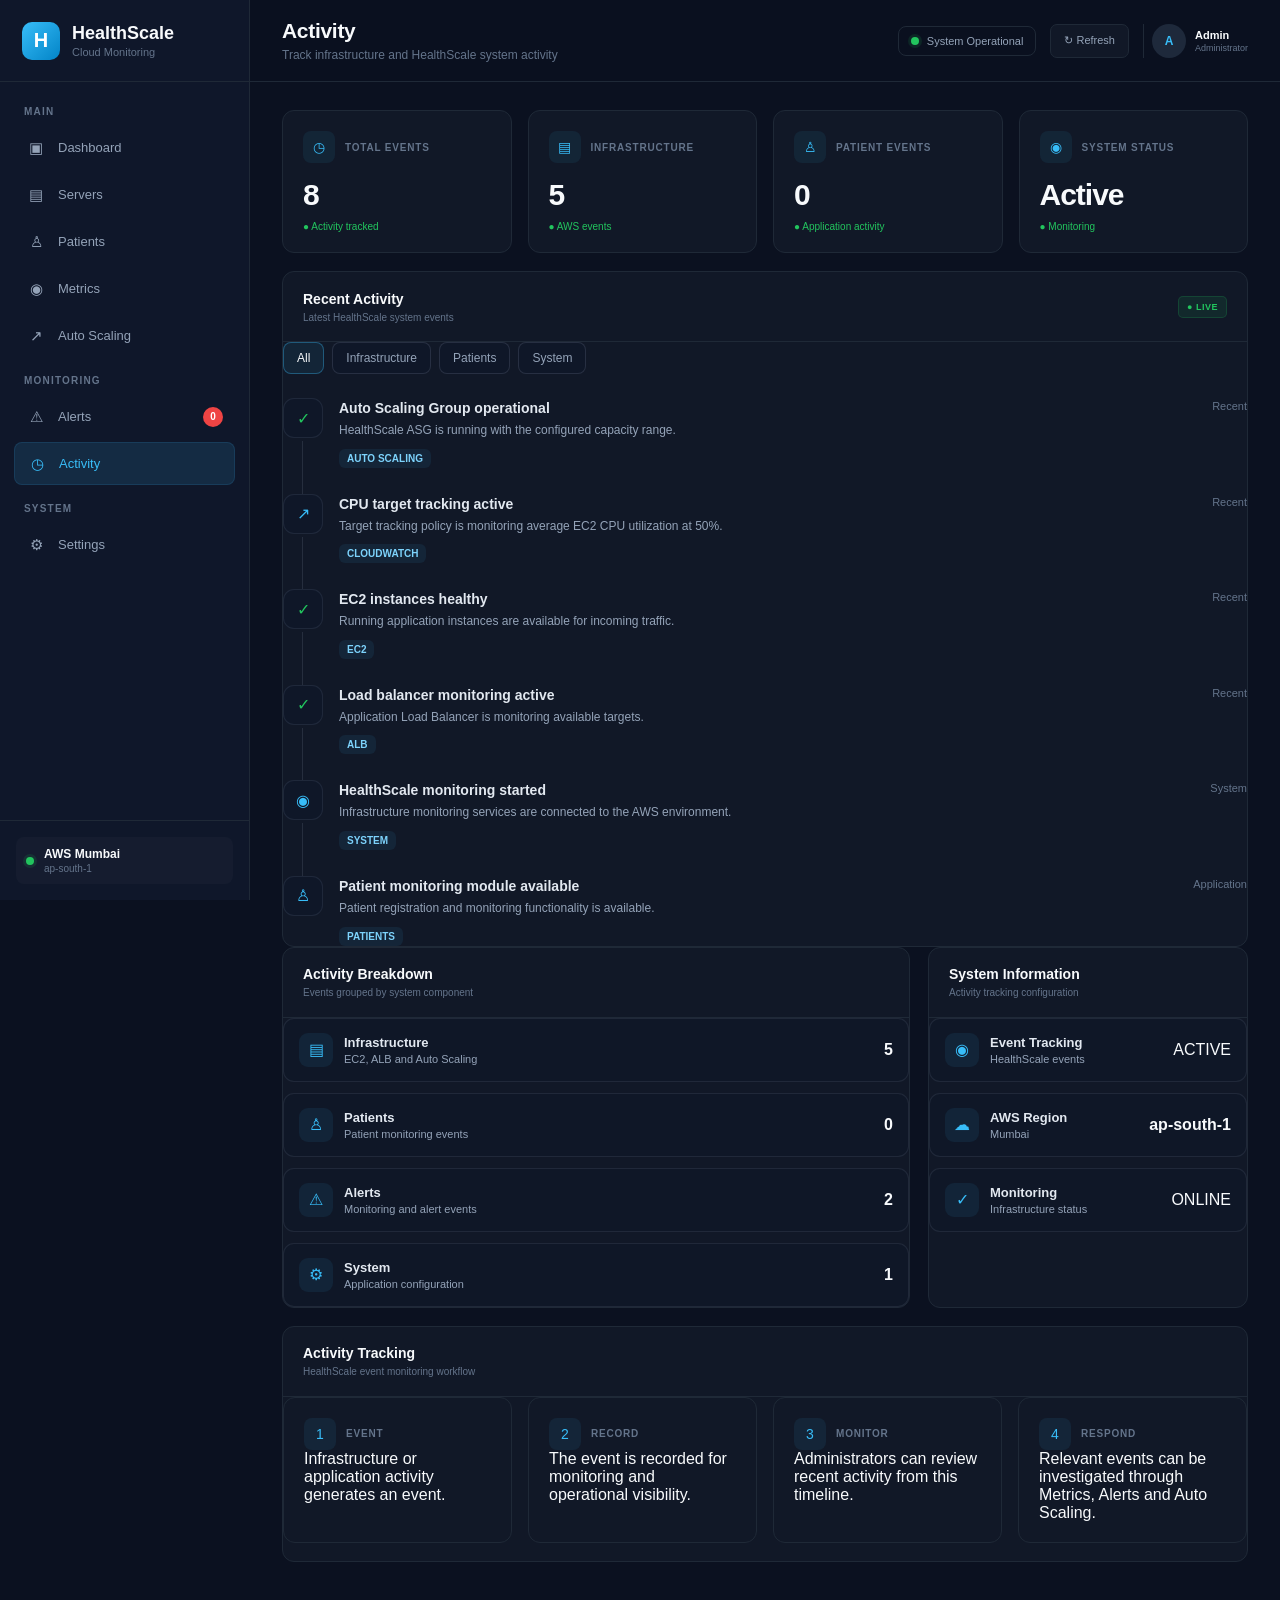
<file: frontend/Pages/activity.html>
<!DOCTYPE html>

<html lang="en">

<head>
    <meta charset="UTF-8">
    <meta name="viewport" content="width=device-width, initial-scale=1.0">

    <title>Activity | HealthScale</title>

    <link rel="stylesheet" href="../css/style.css">
    <link rel="stylesheet" href="../css/dashboard.css">
    <link rel="stylesheet" href="../css/responsive.css">

    <style>
        .page-entrance {
            animation: pageEntrance 0.45s ease;
        }

        @keyframes pageEntrance {
            from {
                opacity: 0;
                transform: translateY(12px);
            }

            to {
                opacity: 1;
                transform: translateY(0);
            }
        }

        .activity-filters {
            display: flex;
            align-items: center;
            gap: 8px;
            flex-wrap: wrap;
        }

        .activity-filter {
            border: 1px solid rgba(148, 163, 184, 0.18);
            background: rgba(15, 23, 42, 0.45);
            color: #94a3b8;
            padding: 8px 13px;
            border-radius: 8px;
            font-size: 12px;
            cursor: pointer;
            transition: 0.2s ease;
        }

        .activity-filter:hover,
        .activity-filter.active {
            color: #f8fafc;
            border-color: rgba(56, 189, 248, 0.35);
            background: rgba(56, 189, 248, 0.08);
        }

        .activity-timeline {
            position: relative;
            display: flex;
            flex-direction: column;
            gap: 0;
        }

        .activity-item {
            position: relative;
            display: flex;
            gap: 16px;
            padding-bottom: 26px;
        }

        .activity-item:last-child {
            padding-bottom: 0;
        }

        .activity-rail {
            position: absolute;
            left: 19px;
            top: 43px;
            bottom: 0;
            width: 1px;
            background: rgba(148, 163, 184, 0.16);
        }

        .activity-item:last-child .activity-rail {
            display: none;
        }

        .activity-icon {
            position: relative;
            z-index: 2;
            width: 40px;
            height: 40px;
            flex: 0 0 40px;
            display: grid;
            place-items: center;
            border-radius: 11px;
            border: 1px solid rgba(148, 163, 184, 0.12);
            background: rgba(15, 23, 42, 0.7);
            color: #38bdf8;
            font-size: 16px;
        }

        .activity-icon.success {
            color: #22c55e;
        }

        .activity-icon.warning {
            color: #f59e0b;
        }

        .activity-icon.info {
            color: #38bdf8;
        }

        .activity-content {
            flex: 1;
            min-width: 0;
            padding-top: 2px;
        }

        .activity-title-row {
            display: flex;
            justify-content: space-between;
            align-items: flex-start;
            gap: 15px;
        }

        .activity-content strong {
            color: #e2e8f0;
            font-size: 14px;
        }

        .activity-time {
            color: #64748b;
            font-size: 11px;
            white-space: nowrap;
        }

        .activity-content p {
            margin: 5px 0 0;
            color: #94a3b8;
            font-size: 12px;
            line-height: 1.55;
        }

        .activity-tag {
            display: inline-flex;
            margin-top: 9px;
            padding: 4px 8px;
            border-radius: 6px;
            background: rgba(56, 189, 248, 0.08);
            color: #7dd3fc;
            font-size: 10px;
            font-weight: 700;
            text-transform: uppercase;
        }

        .activity-list {
            display: flex;
            flex-direction: column;
            gap: 11px;
        }

        .activity-summary-row {
            display: flex;
            align-items: center;
            justify-content: space-between;
            gap: 15px;
            padding: 14px 15px;
            border: 1px solid rgba(148, 163, 184, 0.12);
            border-radius: 11px;
            background: rgba(15, 23, 42, 0.3);
        }

        .summary-left {
            display: flex;
            align-items: center;
            gap: 11px;
        }

        .summary-icon {
            width: 34px;
            height: 34px;
            display: grid;
            place-items: center;
            border-radius: 9px;
            background: rgba(56, 189, 248, 0.08);
            color: #38bdf8;
        }

        .summary-left strong {
            display: block;
            color: #e2e8f0;
            font-size: 13px;
        }

        .summary-left span {
            display: block;
            margin-top: 3px;
            color: #94a3b8;
            font-size: 11px;
        }

        .summary-count {
            color: #f8fafc;
            font-weight: 700;
            font-size: 16px;
        }

        @media (max-width: 700px) {
            .activity-title-row {
                flex-direction: column;
                gap: 5px;
            }

            .activity-time {
                white-space: normal;
            }
        }
    </style>
</head>

<body>

<div class="app-container">

    <!-- ================= SIDEBAR ================= -->

    <aside class="sidebar">

        <div class="brand">

            <div class="brand-logo">H</div>

            <div>
                <h2>HealthScale</h2>
                <span>Cloud Monitoring</span>
            </div>

        </div>


        <nav class="sidebar-nav">

            <p class="nav-title">MAIN</p>

            <a href="../dashboard.html" class="nav-item">
                <span>▣</span>
                Dashboard
            </a>

            <a href="servers.html" class="nav-item">
                <span>▤</span>
                Servers
            </a>

            <a href="patients.html" class="nav-item">
                <span>♙</span>
                Patients
            </a>

            <a href="metrics.html" class="nav-item">
                <span>◉</span>
                Metrics
            </a>

            <a href="autoscaling.html" class="nav-item">
                <span>↗</span>
                Auto Scaling
            </a>


            <p class="nav-title">MONITORING</p>

            <a href="alerts.html" class="nav-item">

                <span>⚠</span>

                Alerts

                <span
                    class="notification-count"
                    id="notificationCount"
                >
                    0
                </span>

            </a>

            <a href="activity.html" class="nav-item active">
                <span>◷</span>
                Activity
            </a>


            <p class="nav-title">SYSTEM</p>

            <a href="settings.html" class="nav-item">
                <span>⚙</span>
                Settings
            </a>

        </nav>


        <div class="sidebar-footer">

            <div class="aws-region">

                <span class="status-dot"></span>

                <div>
                    <strong>AWS Mumbai</strong>
                    <small>ap-south-1</small>
                </div>

            </div>

        </div>

    </aside>


    <!-- ================= MAIN CONTENT ================= -->

    <main class="main-content">

        <!-- TOPBAR -->

        <header class="topbar">

            <div>

                <h1>Activity</h1>

                <p>
                    Track infrastructure and HealthScale system activity
                </p>

            </div>


            <div class="topbar-actions">

                <div class="system-status">

                    <span class="status-dot"></span>

                    <span>
                        System Operational
                    </span>

                </div>


                <button
                    class="refresh-btn"
                    id="refreshActivityButton"
                    type="button"
                >
                    ↻ Refresh
                </button>


                <div class="user-profile">

                    <div class="avatar">
                        A
                    </div>

                    <div>

                        <strong>
                            Admin
                        </strong>

                        <small>
                            Administrator
                        </small>

                    </div>

                </div>

            </div>

        </header>


        <!-- ================= PAGE CONTENT ================= -->

        <section class="dashboard-content page-entrance">


            <!-- SUMMARY CARDS -->

            <div class="metric-grid">

                <div class="metric-card">

                    <div class="metric-header">

                        <span class="metric-icon">
                            ◷
                        </span>

                        <span class="metric-label">
                            TOTAL EVENTS
                        </span>

                    </div>

                    <div
                        class="metric-value"
                        id="totalEvents"
                    >
                        8
                    </div>

                    <div class="metric-footer positive">
                        ● Activity tracked
                    </div>

                </div>


                <div class="metric-card">

                    <div class="metric-header">

                        <span class="metric-icon">
                            ▤
                        </span>

                        <span class="metric-label">
                            INFRASTRUCTURE
                        </span>

                    </div>

                    <div
                        class="metric-value"
                        id="infrastructureEvents"
                    >
                        5
                    </div>

                    <div class="metric-footer positive">
                        ● AWS events
                    </div>

                </div>


                <div class="metric-card">

                    <div class="metric-header">

                        <span class="metric-icon">
                            ♙
                        </span>

                        <span class="metric-label">
                            PATIENT EVENTS
                        </span>

                    </div>

                    <div
                        class="metric-value"
                        id="patientEvents"
                    >
                        0
                    </div>

                    <div class="metric-footer positive">
                        ● Application activity
                    </div>

                </div>


                <div class="metric-card">

                    <div class="metric-header">

                        <span class="metric-icon">
                            ◉
                        </span>

                        <span class="metric-label">
                            SYSTEM STATUS
                        </span>

                    </div>

                    <div class="metric-value">
                        Active
                    </div>

                    <div class="metric-footer positive">
                        ● Monitoring
                    </div>

                </div>

            </div>


            <!-- ACTIVITY TIMELINE -->

            <div class="panel">

                <div class="panel-header">

                    <div>

                        <h2>
                            Recent Activity
                        </h2>

                        <p>
                            Latest HealthScale system events
                        </p>

                    </div>

                    <span class="live-badge">
                        ● LIVE
                    </span>

                </div>


                <div class="activity-filters">

                    <button
                        type="button"
                        class="activity-filter active"
                        data-filter="all"
                    >
                        All
                    </button>

                    <button
                        type="button"
                        class="activity-filter"
                        data-filter="infrastructure"
                    >
                        Infrastructure
                    </button>

                    <button
                        type="button"
                        class="activity-filter"
                        data-filter="patient"
                    >
                        Patients
                    </button>

                    <button
                        type="button"
                        class="activity-filter"
                        data-filter="system"
                    >
                        System
                    </button>

                </div>


                <div
                    class="activity-timeline"
                    id="activityTimeline"
                    style="margin-top:24px;"
                >


                    <!-- EVENT 1 -->

                    <div
                        class="activity-item"
                        data-category="infrastructure"
                    >

                        <div class="activity-rail"></div>

                        <div class="activity-icon success">
                            ✓
                        </div>

                        <div class="activity-content">

                            <div class="activity-title-row">

                                <strong>
                                    Auto Scaling Group operational
                                </strong>

                                <span class="activity-time">
                                    Recent
                                </span>

                            </div>

                            <p>
                                HealthScale ASG is running with the
                                configured capacity range.
                            </p>

                            <span class="activity-tag">
                                Auto Scaling
                            </span>

                        </div>

                    </div>


                    <!-- EVENT 2 -->

                    <div
                        class="activity-item"
                        data-category="infrastructure"
                    >

                        <div class="activity-rail"></div>

                        <div class="activity-icon info">
                            ↗
                        </div>

                        <div class="activity-content">

                            <div class="activity-title-row">

                                <strong>
                                    CPU target tracking active
                                </strong>

                                <span class="activity-time">
                                    Recent
                                </span>

                            </div>

                            <p>
                                Target tracking policy is monitoring
                                average EC2 CPU utilization at 50%.
                            </p>

                            <span class="activity-tag">
                                CloudWatch
                            </span>

                        </div>

                    </div>


                    <!-- EVENT 3 -->

                    <div
                        class="activity-item"
                        data-category="infrastructure"
                    >

                        <div class="activity-rail"></div>

                        <div class="activity-icon success">
                            ✓
                        </div>

                        <div class="activity-content">

                            <div class="activity-title-row">

                                <strong>
                                    EC2 instances healthy
                                </strong>

                                <span class="activity-time">
                                    Recent
                                </span>

                            </div>

                            <p>
                                Running application instances are
                                available for incoming traffic.
                            </p>

                            <span class="activity-tag">
                                EC2
                            </span>

                        </div>

                    </div>


                    <!-- EVENT 4 -->

                    <div
                        class="activity-item"
                        data-category="infrastructure"
                    >

                        <div class="activity-rail"></div>

                        <div class="activity-icon success">
                            ✓
                        </div>

                        <div class="activity-content">

                            <div class="activity-title-row">

                                <strong>
                                    Load balancer monitoring active
                                </strong>

                                <span class="activity-time">
                                    Recent
                                </span>

                            </div>

                            <p>
                                Application Load Balancer is monitoring
                                available targets.
                            </p>

                            <span class="activity-tag">
                                ALB
                            </span>

                        </div>

                    </div>


                    <!-- EVENT 5 -->

                    <div
                        class="activity-item"
                        data-category="system"
                    >

                        <div class="activity-rail"></div>

                        <div class="activity-icon info">
                            ◉
                        </div>

                        <div class="activity-content">

                            <div class="activity-title-row">

                                <strong>
                                    HealthScale monitoring started
                                </strong>

                                <span class="activity-time">
                                    System
                                </span>

                            </div>

                            <p>
                                Infrastructure monitoring services are
                                connected to the AWS environment.
                            </p>

                            <span class="activity-tag">
                                System
                            </span>

                        </div>

                    </div>


                    <!-- EVENT 6 -->

                    <div
                        class="activity-item"
                        data-category="patient"
                    >

                        <div class="activity-icon info">
                            ♙
                        </div>

                        <div class="activity-content">

                            <div class="activity-title-row">

                                <strong>
                                    Patient monitoring module available
                                </strong>

                                <span class="activity-time">
                                    Application
                                </span>

                            </div>

                            <p>
                                Patient registration and monitoring
                                functionality is available.
                            </p>

                            <span class="activity-tag">
                                Patients
                            </span>

                        </div>

                    </div>

                </div>

            </div>


            <!-- ACTIVITY BREAKDOWN -->

            <div class="dashboard-row">


                <div class="panel">

                    <div class="panel-header">

                        <div>

                            <h2>
                                Activity Breakdown
                            </h2>

                            <p>
                                Events grouped by system component
                            </p>

                        </div>

                    </div>


                    <div class="activity-list">


                        <div class="activity-summary-row">

                            <div class="summary-left">

                                <div class="summary-icon">
                                    ▤
                                </div>

                                <div>

                                    <strong>
                                        Infrastructure
                                    </strong>

                                    <span>
                                        EC2, ALB and Auto Scaling
                                    </span>

                                </div>

                            </div>

                            <span class="summary-count">
                                5
                            </span>

                        </div>


                        <div class="activity-summary-row">

                            <div class="summary-left">

                                <div class="summary-icon">
                                    ♙
                                </div>

                                <div>

                                    <strong>
                                        Patients
                                    </strong>

                                    <span>
                                        Patient monitoring events
                                    </span>

                                </div>

                            </div>

                            <span
                                class="summary-count"
                                id="patientBreakdown"
                            >
                                0
                            </span>

                        </div>


                        <div class="activity-summary-row">

                            <div class="summary-left">

                                <div class="summary-icon">
                                    ⚠
                                </div>

                                <div>

                                    <strong>
                                        Alerts
                                    </strong>

                                    <span>
                                        Monitoring and alert events
                                    </span>

                                </div>

                            </div>

                            <span class="summary-count">
                                2
                            </span>

                        </div>


                        <div class="activity-summary-row">

                            <div class="summary-left">

                                <div class="summary-icon">
                                    ⚙
                                </div>

                                <div>

                                    <strong>
                                        System
                                    </strong>

                                    <span>
                                        Application configuration
                                    </span>

                                </div>

                            </div>

                            <span class="summary-count">
                                1
                            </span>

                        </div>

                    </div>

                </div>


                <!-- SYSTEM EVENT -->

                <div class="panel">

                    <div class="panel-header">

                        <div>

                            <h2>
                                System Information
                            </h2>

                            <p>
                                Activity tracking configuration
                            </p>

                        </div>

                    </div>


                    <div class="activity-list">


                        <div class="activity-summary-row">

                            <div class="summary-left">

                                <div class="summary-icon">
                                    ◉
                                </div>

                                <div>

                                    <strong>
                                        Event Tracking
                                    </strong>

                                    <span>
                                        HealthScale events
                                    </span>

                                </div>

                            </div>

                            <span class="alert-status resolved">
                                ACTIVE
                            </span>

                        </div>


                        <div class="activity-summary-row">

                            <div class="summary-left">

                                <div class="summary-icon">
                                    ☁
                                </div>

                                <div>

                                    <strong>
                                        AWS Region
                                    </strong>

                                    <span>
                                        Mumbai
                                    </span>

                                </div>

                            </div>

                            <span class="summary-count">
                                ap-south-1
                            </span>

                        </div>


                        <div class="activity-summary-row">

                            <div class="summary-left">

                                <div class="summary-icon">
                                    ✓
                                </div>

                                <div>

                                    <strong>
                                        Monitoring
                                    </strong>

                                    <span>
                                        Infrastructure status
                                    </span>

                                </div>

                            </div>

                            <span class="alert-status resolved">
                                ONLINE
                            </span>

                        </div>

                    </div>

                </div>

            </div>


            <!-- INFORMATION -->

            <div class="panel">

                <div class="panel-header">

                    <div>

                        <h2>
                            Activity Tracking
                        </h2>

                        <p>
                            HealthScale event monitoring workflow
                        </p>

                    </div>

                </div>


                <div class="metric-grid">


                    <div class="metric-card">

                        <div class="metric-header">

                            <span class="metric-icon">
                                1
                            </span>

                            <span class="metric-label">
                                EVENT
                            </span>

                        </div>

                        <div class="metric-description">
                            Infrastructure or application activity
                            generates an event.
                        </div>

                    </div>


                    <div class="metric-card">

                        <div class="metric-header">

                            <span class="metric-icon">
                                2
                            </span>

                            <span class="metric-label">
                                RECORD
                            </span>

                        </div>

                        <div class="metric-description">
                            The event is recorded for monitoring and
                            operational visibility.
                        </div>

                    </div>


                    <div class="metric-card">

                        <div class="metric-header">

                            <span class="metric-icon">
                                3
                            </span>

                            <span class="metric-label">
                                MONITOR
                            </span>

                        </div>

                        <div class="metric-description">
                            Administrators can review recent activity
                            from this timeline.
                        </div>

                    </div>


                    <div class="metric-card">

                        <div class="metric-header">

                            <span class="metric-icon">
                                4
                            </span>

                            <span class="metric-label">
                                RESPOND
                            </span>

                        </div>

                        <div class="metric-description">
                            Relevant events can be investigated through
                            Metrics, Alerts and Auto Scaling.
                        </div>

                    </div>

                </div>

            </div>

        </section>

    </main>

</div>


<script src="../js/app.js"></script>
<script src="../js/api.js"></script>
<script src="../js/notifications.js"></script>

<script>

document.addEventListener("DOMContentLoaded", function () {

    const filters =
        document.querySelectorAll(".activity-filter");

    const events =
        document.querySelectorAll(".activity-item");

    filters.forEach(function (button) {

        button.addEventListener("click", function () {

            const selected =
                button.getAttribute("data-filter");

            filters.forEach(function (item) {
                item.classList.remove("active");
            });

            button.classList.add("active");

            events.forEach(function (event) {

                const category =
                    event.getAttribute("data-category");

                if (
                    selected === "all" ||
                    category === selected
                ) {
                    event.style.display = "flex";
                } else {
                    event.style.display = "none";
                }

            });

        });

    });


    const patientCount =
        localStorage.getItem("healthscale_patients");

    let patients = [];

    try {
        patients = patientCount
            ? JSON.parse(patientCount)
            : [];
    } catch (error) {
        patients = [];
    }


    const patientTotal = patients.length;

    const patientEvents =
        document.getElementById("patientEvents");

    const patientBreakdown =
        document.getElementById("patientBreakdown");

    if (patientEvents) {
        patientEvents.textContent = patientTotal;
    }

    if (patientBreakdown) {
        patientBreakdown.textContent = patientTotal;
    }


    const refreshButton =
        document.getElementById("refreshActivityButton");

    if (refreshButton) {

        refreshButton.addEventListener("click", function () {

            refreshButton.textContent =
                "↻ Refreshing...";

            setTimeout(function () {

                refreshButton.textContent =
                    "↻ Refresh";

            }, 700);

        });

    }

});

</script>

</body>

</html>
</file>
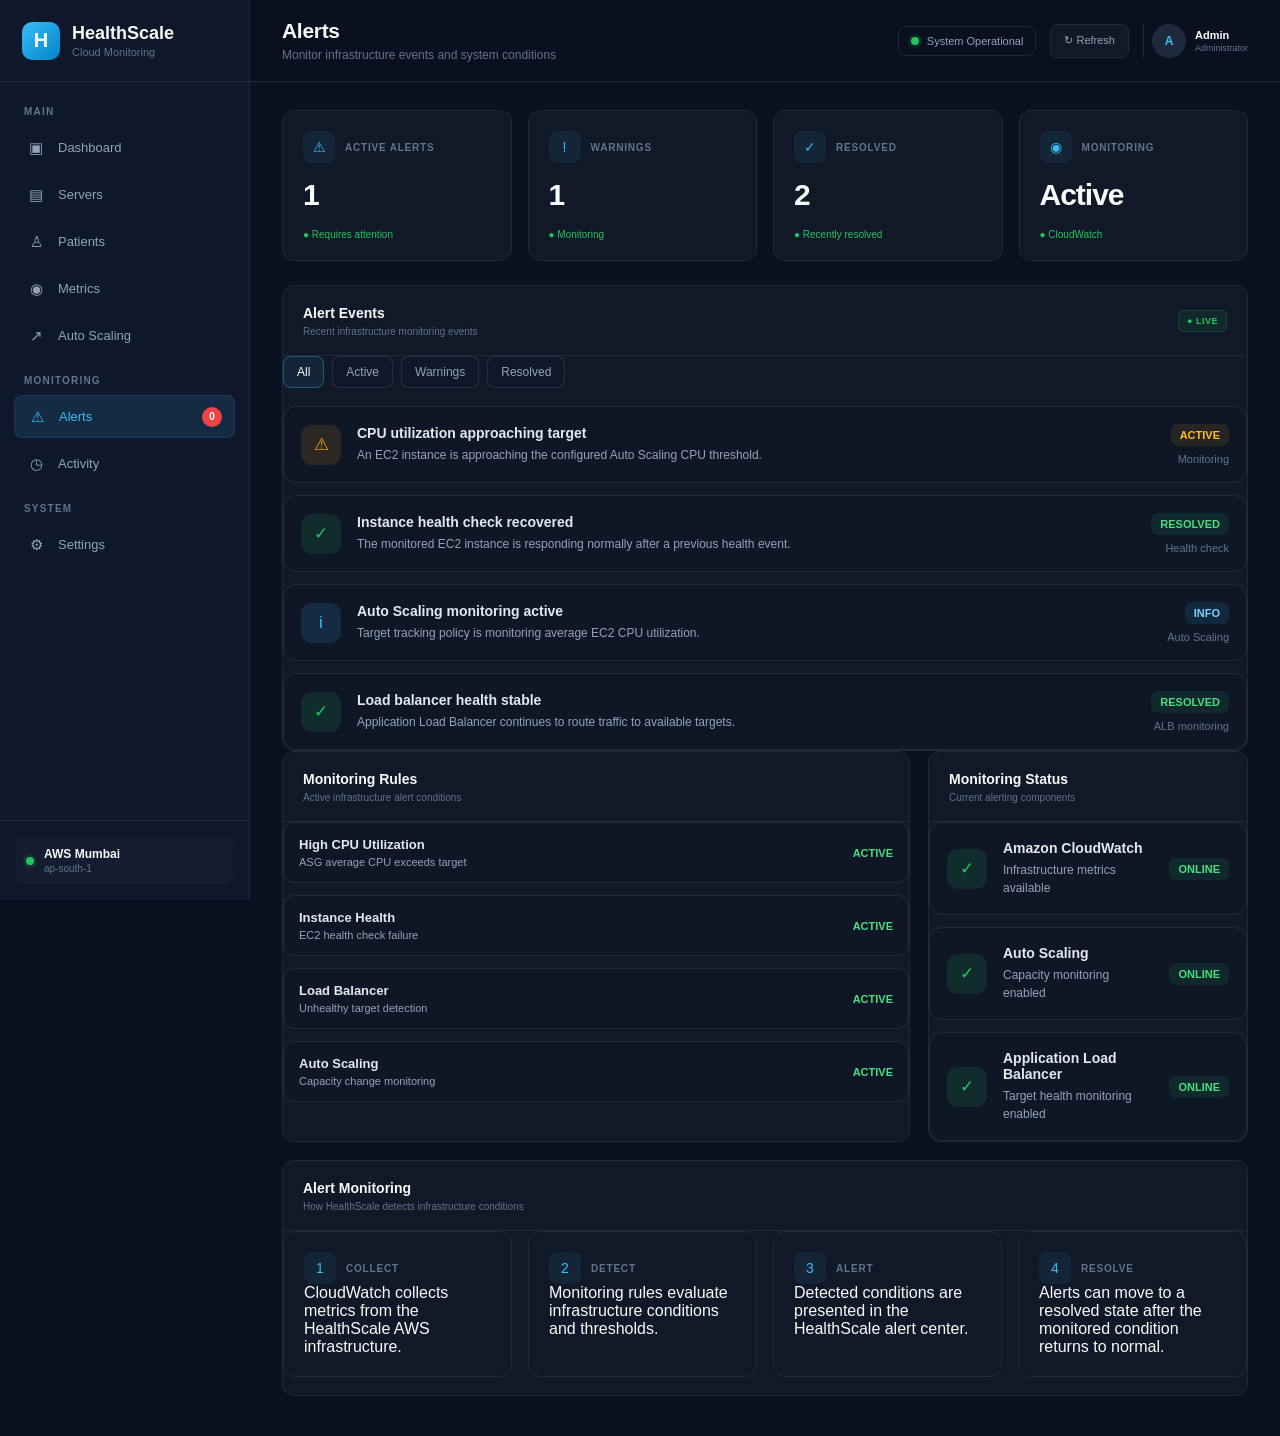
<file: frontend/Pages/alerts.html>
<!DOCTYPE html>

<html lang="en">

<head>
    <meta charset="UTF-8">
    <meta name="viewport" content="width=device-width, initial-scale=1.0">

    <title>Alerts | HealthScale</title>

    <link rel="stylesheet" href="../css/style.css">
    <link rel="stylesheet" href="../css/dashboard.css">
    <link rel="stylesheet" href="../css/responsive.css">

    <style>
        .page-entrance {
            animation: pageEntrance 0.45s ease;
        }

        @keyframes pageEntrance {
            from {
                opacity: 0;
                transform: translateY(12px);
            }

            to {
                opacity: 1;
                transform: translateY(0);
            }
        }

        .alert-summary {
            margin-bottom: 24px;
        }

        .alert-card {
            position: relative;
        }

        .alert-card .metric-value {
            min-height: 42px;
        }

        .alert-filter-bar {
            display: flex;
            align-items: center;
            justify-content: space-between;
            gap: 16px;
            flex-wrap: wrap;
        }

        .alert-filters {
            display: flex;
            gap: 8px;
            flex-wrap: wrap;
        }

        .alert-filter {
            border: 1px solid rgba(148, 163, 184, 0.18);
            background: rgba(15, 23, 42, 0.45);
            color: #94a3b8;
            padding: 8px 13px;
            border-radius: 8px;
            font-size: 12px;
            cursor: pointer;
            transition: 0.2s ease;
        }

        .alert-filter:hover,
        .alert-filter.active {
            color: #f8fafc;
            border-color: rgba(56, 189, 248, 0.35);
            background: rgba(56, 189, 248, 0.08);
        }

        .alert-list-modern {
            display: flex;
            flex-direction: column;
            gap: 12px;
        }

        .alert-row {
            display: flex;
            align-items: center;
            gap: 16px;
            padding: 17px;
            border: 1px solid rgba(148, 163, 184, 0.12);
            border-radius: 13px;
            background: rgba(15, 23, 42, 0.32);
            transition: transform 0.2s ease, border-color 0.2s ease;
        }

        .alert-row:hover {
            transform: translateY(-2px);
            border-color: rgba(148, 163, 184, 0.24);
        }

        .alert-severity-icon {
            width: 40px;
            height: 40px;
            flex: 0 0 40px;
            display: grid;
            place-items: center;
            border-radius: 11px;
            font-size: 17px;
        }

        .alert-severity-icon.warning {
            background: rgba(245, 158, 11, 0.12);
            color: #f59e0b;
        }

        .alert-severity-icon.critical {
            background: rgba(239, 68, 68, 0.12);
            color: #ef4444;
        }

        .alert-severity-icon.info {
            background: rgba(56, 189, 248, 0.12);
            color: #38bdf8;
        }

        .alert-severity-icon.success {
            background: rgba(34, 197, 94, 0.12);
            color: #22c55e;
        }

        .alert-details {
            flex: 1;
            min-width: 0;
        }

        .alert-details strong {
            display: block;
            color: #e2e8f0;
            font-size: 14px;
        }

        .alert-details p {
            margin: 5px 0 0;
            color: #94a3b8;
            font-size: 12px;
            line-height: 1.5;
        }

        .alert-meta {
            text-align: right;
            flex: 0 0 auto;
        }

        .alert-status {
            display: inline-flex;
            padding: 5px 9px;
            border-radius: 7px;
            font-size: 11px;
            font-weight: 700;
        }

        .alert-status.active {
            color: #fbbf24;
            background: rgba(245, 158, 11, 0.10);
        }

        .alert-status.resolved {
            color: #4ade80;
            background: rgba(34, 197, 94, 0.10);
        }

        .alert-status.info {
            color: #7dd3fc;
            background: rgba(56, 189, 248, 0.10);
        }

        .alert-time {
            display: block;
            margin-top: 7px;
            color: #64748b;
            font-size: 11px;
        }

        .alert-rule {
            display: flex;
            flex-direction: column;
            gap: 12px;
        }

        .rule-item {
            display: flex;
            align-items: center;
            justify-content: space-between;
            gap: 16px;
            padding: 14px 15px;
            border: 1px solid rgba(148, 163, 184, 0.12);
            border-radius: 11px;
            background: rgba(15, 23, 42, 0.3);
        }

        .rule-info strong {
            display: block;
            color: #e2e8f0;
            font-size: 13px;
        }

        .rule-info span {
            display: block;
            margin-top: 4px;
            color: #94a3b8;
            font-size: 11px;
        }

        .rule-state {
            color: #4ade80;
            font-size: 11px;
            font-weight: 700;
        }

        @media (max-width: 700px) {
            .alert-row {
                align-items: flex-start;
            }

            .alert-meta {
                text-align: left;
            }
        }
    </style>
</head>

<body>

<div class="app-container">

    <!-- ================= SIDEBAR ================= -->

    <aside class="sidebar">

        <div class="brand">

            <div class="brand-logo">H</div>

            <div>
                <h2>HealthScale</h2>
                <span>Cloud Monitoring</span>
            </div>

        </div>


        <nav class="sidebar-nav">

            <p class="nav-title">MAIN</p>

            <a href="../dashboard.html" class="nav-item">
                <span>▣</span>
                Dashboard
            </a>

            <a href="servers.html" class="nav-item">
                <span>▤</span>
                Servers
            </a>

            <a href="patients.html" class="nav-item">
                <span>♙</span>
                Patients
            </a>

            <a href="metrics.html" class="nav-item">
                <span>◉</span>
                Metrics
            </a>

            <a href="autoscaling.html" class="nav-item">
                <span>↗</span>
                Auto Scaling
            </a>


            <p class="nav-title">MONITORING</p>

            <a href="alerts.html" class="nav-item active">

                <span>⚠</span>

                Alerts

                <span
                    class="notification-count"
                    id="notificationCount"
                >
                    0
                </span>

            </a>

            <a href="activity.html" class="nav-item">
                <span>◷</span>
                Activity
            </a>


            <p class="nav-title">SYSTEM</p>

            <a href="settings.html" class="nav-item">
                <span>⚙</span>
                Settings
            </a>

        </nav>


        <div class="sidebar-footer">

            <div class="aws-region">

                <span class="status-dot"></span>

                <div>
                    <strong>AWS Mumbai</strong>
                    <small>ap-south-1</small>
                </div>

            </div>

        </div>

    </aside>


    <!-- ================= MAIN CONTENT ================= -->

    <main class="main-content">

        <!-- TOPBAR -->

        <header class="topbar">

            <div>

                <h1>Alerts</h1>

                <p>
                    Monitor infrastructure events and system conditions
                </p>

            </div>


            <div class="topbar-actions">

                <div class="system-status">

                    <span class="status-dot"></span>

                    <span>
                        System Operational
                    </span>

                </div>


                <button
                    class="refresh-btn"
                    id="refreshAlertsButton"
                    type="button"
                >
                    ↻ Refresh
                </button>


                <div class="user-profile">

                    <div class="avatar">
                        A
                    </div>

                    <div>

                        <strong>
                            Admin
                        </strong>

                        <small>
                            Administrator
                        </small>

                    </div>

                </div>

            </div>

        </header>


        <!-- ================= PAGE CONTENT ================= -->

        <section class="dashboard-content page-entrance">


            <!-- SUMMARY CARDS -->

            <div class="metric-grid alert-summary">

                <div class="metric-card alert-card">

                    <div class="metric-header">

                        <span class="metric-icon">
                            ⚠
                        </span>

                        <span class="metric-label">
                            ACTIVE ALERTS
                        </span>

                    </div>

                    <div
                        class="metric-value"
                        id="activeAlerts"
                    >
                        0
                    </div>

                    <div class="metric-footer positive">
                        ● Requires attention
                    </div>

                </div>


                <div class="metric-card alert-card">

                    <div class="metric-header">

                        <span class="metric-icon">
                            !
                        </span>

                        <span class="metric-label">
                            WARNINGS
                        </span>

                    </div>

                    <div
                        class="metric-value"
                        id="warningAlerts"
                    >
                        0
                    </div>

                    <div class="metric-footer positive">
                        ● Monitoring
                    </div>

                </div>


                <div class="metric-card alert-card">

                    <div class="metric-header">

                        <span class="metric-icon">
                            ✓
                        </span>

                        <span class="metric-label">
                            RESOLVED
                        </span>

                    </div>

                    <div
                        class="metric-value"
                        id="resolvedAlerts"
                    >
                        0
                    </div>

                    <div class="metric-footer positive">
                        ● Recently resolved
                    </div>

                </div>


                <div class="metric-card alert-card">

                    <div class="metric-header">

                        <span class="metric-icon">
                            ◉
                        </span>

                        <span class="metric-label">
                            MONITORING
                        </span>

                    </div>

                    <div class="metric-value">
                        Active
                    </div>

                    <div class="metric-footer positive">
                        ● CloudWatch
                    </div>

                </div>

            </div>


            <!-- ALERTS PANEL -->

            <div class="panel">

                <div class="panel-header">

                    <div>

                        <h2>
                            Alert Events
                        </h2>

                        <p>
                            Recent infrastructure monitoring events
                        </p>

                    </div>

                    <span class="live-badge">
                        ● LIVE
                    </span>

                </div>


                <div class="alert-filter-bar">

                    <div class="alert-filters">

                        <button
                            type="button"
                            class="alert-filter active"
                            data-filter="all"
                        >
                            All
                        </button>

                        <button
                            type="button"
                            class="alert-filter"
                            data-filter="active"
                        >
                            Active
                        </button>

                        <button
                            type="button"
                            class="alert-filter"
                            data-filter="warning"
                        >
                            Warnings
                        </button>

                        <button
                            type="button"
                            class="alert-filter"
                            data-filter="resolved"
                        >
                            Resolved
                        </button>

                    </div>

                </div>


                <div
                    class="alert-list-modern"
                    id="alertList"
                    style="margin-top:18px;"
                >

                    <!-- ALERT 1 -->

                    <div
                        class="alert-row"
                        data-alert-type="warning"
                    >

                        <div class="alert-severity-icon warning">
                            ⚠
                        </div>

                        <div class="alert-details">

                            <strong>
                                CPU utilization approaching target
                            </strong>

                            <p>
                                An EC2 instance is approaching the
                                configured Auto Scaling CPU threshold.
                            </p>

                        </div>

                        <div class="alert-meta">

                            <span class="alert-status active">
                                ACTIVE
                            </span>

                            <span class="alert-time">
                                Monitoring
                            </span>

                        </div>

                    </div>


                    <!-- ALERT 2 -->

                    <div
                        class="alert-row"
                        data-alert-type="resolved"
                    >

                        <div class="alert-severity-icon success">
                            ✓
                        </div>

                        <div class="alert-details">

                            <strong>
                                Instance health check recovered
                            </strong>

                            <p>
                                The monitored EC2 instance is responding
                                normally after a previous health event.
                            </p>

                        </div>

                        <div class="alert-meta">

                            <span class="alert-status resolved">
                                RESOLVED
                            </span>

                            <span class="alert-time">
                                Health check
                            </span>

                        </div>

                    </div>


                    <!-- ALERT 3 -->

                    <div
                        class="alert-row"
                        data-alert-type="info"
                    >

                        <div class="alert-severity-icon info">
                            i
                        </div>

                        <div class="alert-details">

                            <strong>
                                Auto Scaling monitoring active
                            </strong>

                            <p>
                                Target tracking policy is monitoring
                                average EC2 CPU utilization.
                            </p>

                        </div>

                        <div class="alert-meta">

                            <span class="alert-status info">
                                INFO
                            </span>

                            <span class="alert-time">
                                Auto Scaling
                            </span>

                        </div>

                    </div>


                    <!-- ALERT 4 -->

                    <div
                        class="alert-row"
                        data-alert-type="resolved"
                    >

                        <div class="alert-severity-icon success">
                            ✓
                        </div>

                        <div class="alert-details">

                            <strong>
                                Load balancer health stable
                            </strong>

                            <p>
                                Application Load Balancer continues to
                                route traffic to available targets.
                            </p>

                        </div>

                        <div class="alert-meta">

                            <span class="alert-status resolved">
                                RESOLVED
                            </span>

                            <span class="alert-time">
                                ALB monitoring
                            </span>

                        </div>

                    </div>

                </div>

            </div>


            <!-- ALERT RULES + STATUS -->

            <div class="dashboard-row">


                <!-- RULES -->

                <div class="panel">

                    <div class="panel-header">

                        <div>

                            <h2>
                                Monitoring Rules
                            </h2>

                            <p>
                                Active infrastructure alert conditions
                            </p>

                        </div>

                    </div>


                    <div class="alert-rule">

                        <div class="rule-item">

                            <div class="rule-info">

                                <strong>
                                    High CPU Utilization
                                </strong>

                                <span>
                                    ASG average CPU exceeds target
                                </span>

                            </div>

                            <span class="rule-state">
                                ACTIVE
                            </span>

                        </div>


                        <div class="rule-item">

                            <div class="rule-info">

                                <strong>
                                    Instance Health
                                </strong>

                                <span>
                                    EC2 health check failure
                                </span>

                            </div>

                            <span class="rule-state">
                                ACTIVE
                            </span>

                        </div>


                        <div class="rule-item">

                            <div class="rule-info">

                                <strong>
                                    Load Balancer
                                </strong>

                                <span>
                                    Unhealthy target detection
                                </span>

                            </div>

                            <span class="rule-state">
                                ACTIVE
                            </span>

                        </div>


                        <div class="rule-item">

                            <div class="rule-info">

                                <strong>
                                    Auto Scaling
                                </strong>

                                <span>
                                    Capacity change monitoring
                                </span>

                            </div>

                            <span class="rule-state">
                                ACTIVE
                            </span>

                        </div>

                    </div>

                </div>


                <!-- MONITORING STATUS -->

                <div class="panel">

                    <div class="panel-header">

                        <div>

                            <h2>
                                Monitoring Status
                            </h2>

                            <p>
                                Current alerting components
                            </p>

                        </div>

                    </div>


                    <div class="alert-list-modern">

                        <div class="alert-row">

                            <div class="alert-severity-icon success">
                                ✓
                            </div>

                            <div class="alert-details">

                                <strong>
                                    Amazon CloudWatch
                                </strong>

                                <p>
                                    Infrastructure metrics available
                                </p>

                            </div>

                            <span class="alert-status resolved">
                                ONLINE
                            </span>

                        </div>


                        <div class="alert-row">

                            <div class="alert-severity-icon success">
                                ✓
                            </div>

                            <div class="alert-details">

                                <strong>
                                    Auto Scaling
                                </strong>

                                <p>
                                    Capacity monitoring enabled
                                </p>

                            </div>

                            <span class="alert-status resolved">
                                ONLINE
                            </span>

                        </div>


                        <div class="alert-row">

                            <div class="alert-severity-icon success">
                                ✓
                            </div>

                            <div class="alert-details">

                                <strong>
                                    Application Load Balancer
                                </strong>

                                <p>
                                    Target health monitoring enabled
                                </p>

                            </div>

                            <span class="alert-status resolved">
                                ONLINE
                            </span>

                        </div>

                    </div>

                </div>

            </div>


            <!-- INFORMATION -->

            <div class="panel">

                <div class="panel-header">

                    <div>

                        <h2>
                            Alert Monitoring
                        </h2>

                        <p>
                            How HealthScale detects infrastructure conditions
                        </p>

                    </div>

                </div>


                <div class="metric-grid">

                    <div class="metric-card">

                        <div class="metric-header">

                            <span class="metric-icon">
                                1
                            </span>

                            <span class="metric-label">
                                COLLECT
                            </span>

                        </div>

                        <div class="metric-description">
                            CloudWatch collects metrics from the
                            HealthScale AWS infrastructure.
                        </div>

                    </div>


                    <div class="metric-card">

                        <div class="metric-header">

                            <span class="metric-icon">
                                2
                            </span>

                            <span class="metric-label">
                                DETECT
                            </span>

                        </div>

                        <div class="metric-description">
                            Monitoring rules evaluate infrastructure
                            conditions and thresholds.
                        </div>

                    </div>


                    <div class="metric-card">

                        <div class="metric-header">

                            <span class="metric-icon">
                                3
                            </span>

                            <span class="metric-label">
                                ALERT
                            </span>

                        </div>

                        <div class="metric-description">
                            Detected conditions are presented in the
                            HealthScale alert center.
                        </div>

                    </div>


                    <div class="metric-card">

                        <div class="metric-header">

                            <span class="metric-icon">
                                4
                            </span>

                            <span class="metric-label">
                                RESOLVE
                            </span>

                        </div>

                        <div class="metric-description">
                            Alerts can move to a resolved state after
                            the monitored condition returns to normal.
                        </div>

                    </div>

                </div>

            </div>

        </section>

    </main>

</div>


<script src="../js/app.js"></script>
<script src="../js/api.js"></script>
<script src="../js/notifications.js"></script>

<script>

document.addEventListener("DOMContentLoaded", function () {

    const alertRows =
        document.querySelectorAll(".alert-row[data-alert-type]");

    const filterButtons =
        document.querySelectorAll(".alert-filter");

    filterButtons.forEach(function (button) {

        button.addEventListener("click", function () {

            const selectedFilter =
                button.getAttribute("data-filter");

            filterButtons.forEach(function (item) {
                item.classList.remove("active");
            });

            button.classList.add("active");

            alertRows.forEach(function (row) {

                const type =
                    row.getAttribute("data-alert-type");

                if (
                    selectedFilter === "all" ||
                    type === selectedFilter ||
                    (selectedFilter === "warning" && type === "warning")
                ) {

                    row.style.display = "flex";

                } else {

                    row.style.display = "none";

                }

            });

        });

    });


    const rows =
        document.querySelectorAll(".alert-row[data-alert-type]");

    let active = 0;
    let warnings = 0;
    let resolved = 0;

    rows.forEach(function (row) {

        const type =
            row.getAttribute("data-alert-type");

        if (type === "warning") {
            active++;
            warnings++;
        }

        if (type === "active") {
            active++;
        }

        if (type === "resolved") {
            resolved++;
        }

    });

    const activeElement =
        document.getElementById("activeAlerts");

    const warningElement =
        document.getElementById("warningAlerts");

    const resolvedElement =
        document.getElementById("resolvedAlerts");

    if (activeElement) {
        activeElement.textContent = active;
    }

    if (warningElement) {
        warningElement.textContent = warnings;
    }

    if (resolvedElement) {
        resolvedElement.textContent = resolved;
    }


    const refreshButton =
        document.getElementById("refreshAlertsButton");

    if (refreshButton) {

        refreshButton.addEventListener("click", function () {

            refreshButton.textContent =
                "↻ Refreshing...";

            setTimeout(function () {

                refreshButton.textContent =
                    "↻ Refresh";

            }, 700);

        });

    }

});

</script>

</body>

</html>
</file>
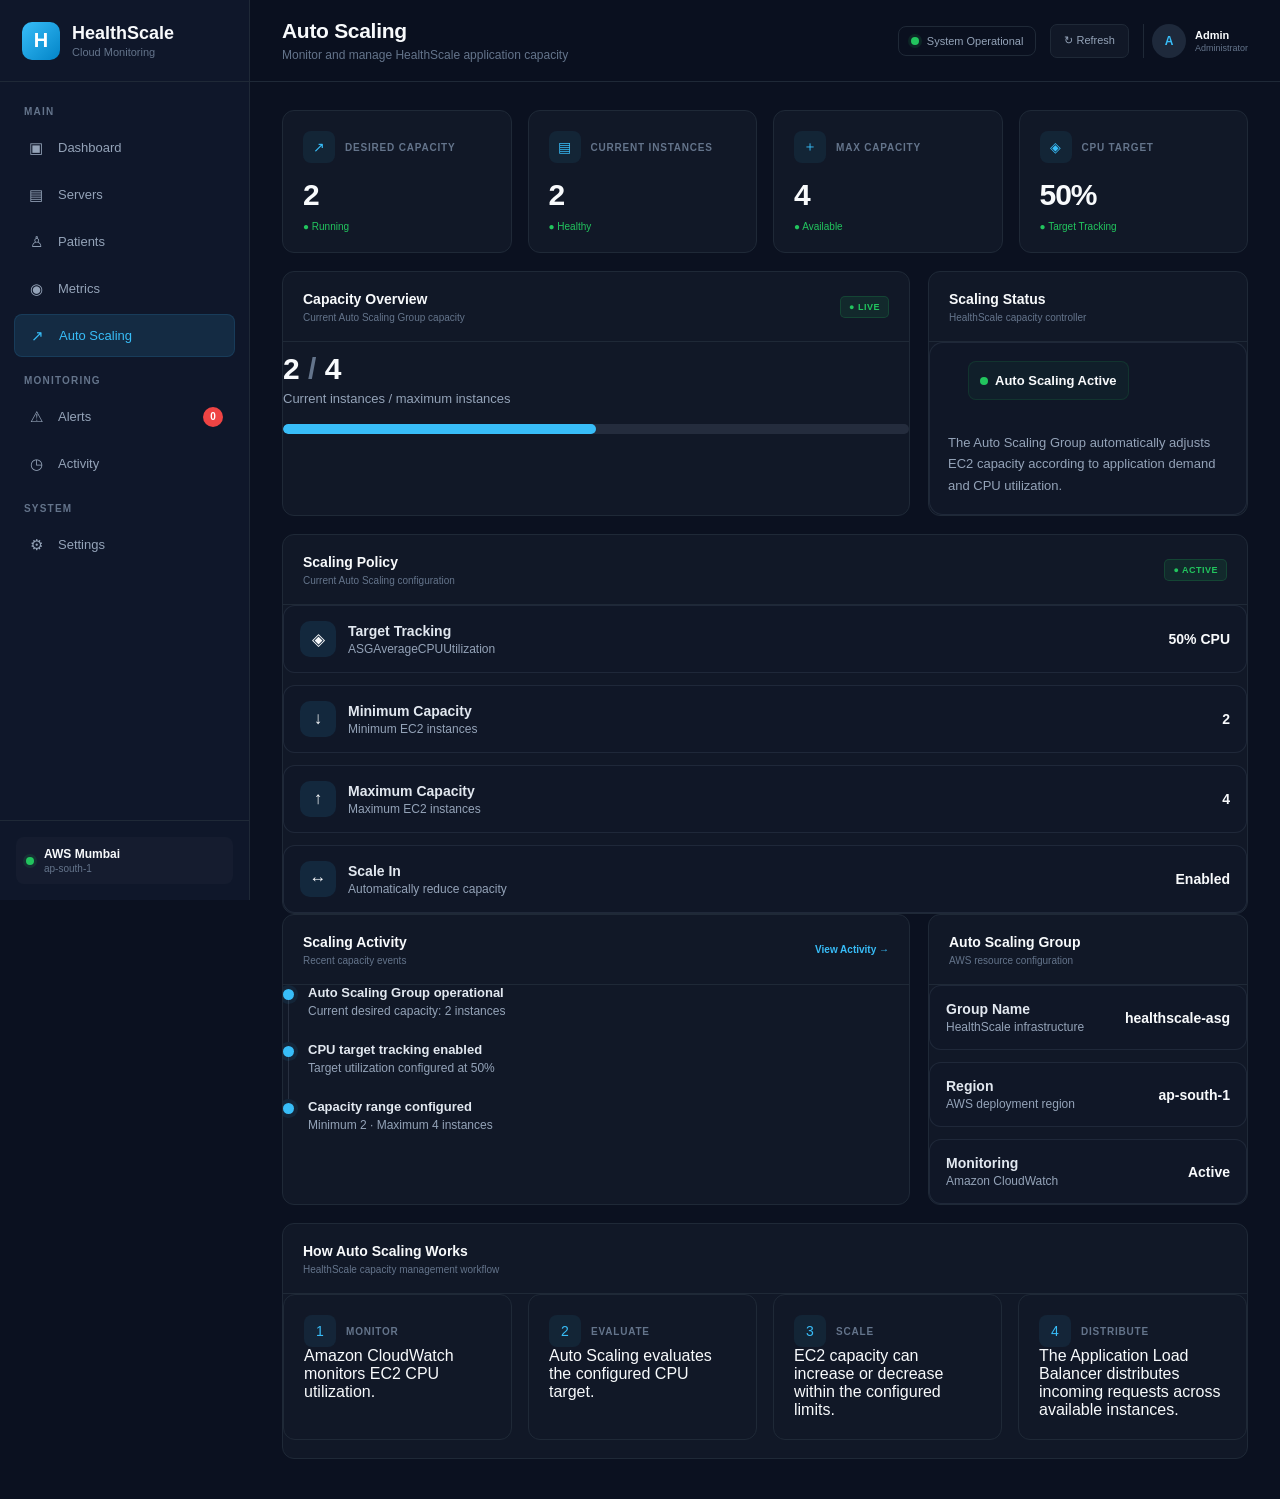
<file: frontend/Pages/autoscaling.html>
<!DOCTYPE html>

<html lang="en">

<head>
    <meta charset="UTF-8">
    <meta name="viewport" content="width=device-width, initial-scale=1.0">

    <title>Auto Scaling | HealthScale</title>

    <link rel="stylesheet" href="../css/style.css">
    <link rel="stylesheet" href="../css/dashboard.css">
    <link rel="stylesheet" href="../css/responsive.css">

    <style>
        .page-entrance {
            animation: pageEntrance 0.45s ease;
        }

        @keyframes pageEntrance {
            from {
                opacity: 0;
                transform: translateY(12px);
            }

            to {
                opacity: 1;
                transform: translateY(0);
            }
        }

        .scaling-state {
            display: inline-flex;
            align-items: center;
            gap: 7px;
            font-size: 13px;
            font-weight: 600;
        }

        .scaling-state .state-dot {
            width: 8px;
            height: 8px;
            border-radius: 50%;
            background: #22c55e;
        }

        .capacity-value {
            font-size: 30px;
            font-weight: 700;
            color: #f8fafc;
        }

        .capacity-label {
            margin-top: 5px;
            color: #94a3b8;
            font-size: 13px;
        }

        .capacity-bar {
            height: 10px;
            margin-top: 18px;
            border-radius: 10px;
            background: rgba(148, 163, 184, 0.15);
            overflow: hidden;
        }

        .capacity-fill {
            height: 100%;
            width: 50%;
            border-radius: inherit;
            background: #38bdf8;
            transition: width 0.5s ease;
        }

        .policy-list {
            display: flex;
            flex-direction: column;
            gap: 12px;
        }

        .policy-item {
            display: flex;
            align-items: center;
            justify-content: space-between;
            gap: 20px;
            padding: 15px 16px;
            border: 1px solid rgba(148, 163, 184, 0.12);
            border-radius: 12px;
            background: rgba(15, 23, 42, 0.35);
        }

        .policy-left {
            display: flex;
            align-items: center;
            gap: 12px;
        }

        .policy-icon {
            width: 36px;
            height: 36px;
            display: grid;
            place-items: center;
            border-radius: 10px;
            background: rgba(56, 189, 248, 0.1);
            font-size: 17px;
        }

        .policy-info strong {
            display: block;
            color: #e2e8f0;
            font-size: 14px;
        }

        .policy-info span {
            display: block;
            margin-top: 3px;
            color: #94a3b8;
            font-size: 12px;
        }

        .policy-value {
            color: #f8fafc;
            font-size: 14px;
            font-weight: 700;
            white-space: nowrap;
        }

        .scaling-timeline {
            display: flex;
            flex-direction: column;
            gap: 0;
        }

        .timeline-item {
            position: relative;
            display: flex;
            gap: 14px;
            padding: 0 0 24px 0;
        }

        .timeline-item:last-child {
            padding-bottom: 0;
        }

        .timeline-line {
            position: absolute;
            left: 5px;
            top: 13px;
            bottom: 0;
            width: 1px;
            background: rgba(148, 163, 184, 0.18);
        }

        .timeline-item:last-child .timeline-line {
            display: none;
        }

        .timeline-dot {
            position: relative;
            z-index: 2;
            width: 11px;
            height: 11px;
            margin-top: 4px;
            flex: 0 0 11px;
            border-radius: 50%;
            background: #38bdf8;
            box-shadow: 0 0 0 4px rgba(56, 189, 248, 0.08);
        }

        .timeline-content strong {
            display: block;
            color: #e2e8f0;
            font-size: 13px;
        }

        .timeline-content span {
            display: block;
            margin-top: 4px;
            color: #94a3b8;
            font-size: 12px;
        }

        .scaling-note {
            padding: 18px;
            border-radius: 14px;
            border: 1px solid rgba(148, 163, 184, 0.12);
            background: rgba(15, 23, 42, 0.35);
        }

        .scaling-note h3 {
            margin: 0 0 8px;
            color: #f8fafc;
            font-size: 15px;
        }

        .scaling-note p {
            margin: 0;
            color: #94a3b8;
            font-size: 13px;
            line-height: 1.65;
        }
    </style>
</head>

<body>

<div class="app-container">

    <!-- ================= SIDEBAR ================= -->

    <aside class="sidebar">

        <div class="brand">
            <div class="brand-logo">H</div>

            <div>
                <h2>HealthScale</h2>
                <span>Cloud Monitoring</span>
            </div>
        </div>

        <nav class="sidebar-nav">

            <p class="nav-title">MAIN</p>

            <a href="../dashboard.html" class="nav-item">
                <span>▣</span>
                Dashboard
            </a>

            <a href="servers.html" class="nav-item">
                <span>▤</span>
                Servers
            </a>

            <a href="patients.html" class="nav-item">
                <span>♙</span>
                Patients
            </a>

            <a href="metrics.html" class="nav-item">
                <span>◉</span>
                Metrics
            </a>

            <a href="autoscaling.html" class="nav-item active">
                <span>↗</span>
                Auto Scaling
            </a>

            <p class="nav-title">MONITORING</p>

            <a href="alerts.html" class="nav-item">
                <span>⚠</span>
                Alerts
                <span class="notification-count" id="notificationCount">0</span>
            </a>

            <a href="activity.html" class="nav-item">
                <span>◷</span>
                Activity
            </a>

            <p class="nav-title">SYSTEM</p>

            <a href="settings.html" class="nav-item">
                <span>⚙</span>
                Settings
            </a>

        </nav>

        <div class="sidebar-footer">

            <div class="aws-region">
                <span class="status-dot"></span>

                <div>
                    <strong>AWS Mumbai</strong>
                    <small>ap-south-1</small>
                </div>
            </div>

        </div>

    </aside>


    <!-- ================= MAIN CONTENT ================= -->

    <main class="main-content">

        <!-- TOPBAR -->

        <header class="topbar">

            <div>
                <h1>Auto Scaling</h1>
                <p>Monitor and manage HealthScale application capacity</p>
            </div>

            <div class="topbar-actions">

                <div class="system-status">
                    <span class="status-dot"></span>
                    <span>System Operational</span>
                </div>

                <button
                    class="refresh-btn"
                    id="refreshScalingButton"
                    type="button"
                >
                    ↻ Refresh
                </button>

                <div class="user-profile">

                    <div class="avatar">A</div>

                    <div>
                        <strong>Admin</strong>
                        <small>Administrator</small>
                    </div>

                </div>

            </div>

        </header>


        <!-- ================= PAGE CONTENT ================= -->

        <section class="dashboard-content page-entrance">


            <!-- SUMMARY -->

            <div class="metric-grid">

                <div class="metric-card">

                    <div class="metric-header">
                        <span class="metric-icon">↗</span>
                        <span class="metric-label">DESIRED CAPACITY</span>
                    </div>

                    <div class="metric-value" id="desiredCapacity">
                        2
                    </div>

                    <div class="metric-footer positive">
                        ● Running
                    </div>

                </div>


                <div class="metric-card">

                    <div class="metric-header">
                        <span class="metric-icon">▤</span>
                        <span class="metric-label">CURRENT INSTANCES</span>
                    </div>

                    <div class="metric-value" id="currentCapacity">
                        2
                    </div>

                    <div class="metric-footer positive">
                        ● Healthy
                    </div>

                </div>


                <div class="metric-card">

                    <div class="metric-header">
                        <span class="metric-icon">＋</span>
                        <span class="metric-label">MAX CAPACITY</span>
                    </div>

                    <div class="metric-value" id="maxCapacity">
                        4
                    </div>

                    <div class="metric-footer positive">
                        ● Available
                    </div>

                </div>


                <div class="metric-card">

                    <div class="metric-header">
                        <span class="metric-icon">◈</span>
                        <span class="metric-label">CPU TARGET</span>
                    </div>

                    <div class="metric-value">
                        50%
                    </div>

                    <div class="metric-footer positive">
                        ● Target Tracking
                    </div>

                </div>

            </div>


            <!-- CAPACITY + POLICY -->

            <div class="dashboard-row">

                <div class="panel">

                    <div class="panel-header">

                        <div>
                            <h2>Capacity Overview</h2>
                            <p>Current Auto Scaling Group capacity</p>
                        </div>

                        <span class="live-badge">
                            ● LIVE
                        </span>

                    </div>

                    <div style="padding: 10px 0;">

                        <div class="capacity-value">
                            <span id="capacityCurrent">2</span>
                            <span style="color:#64748b;"> / </span>
                            <span id="capacityMax">4</span>
                        </div>

                        <div class="capacity-label">
                            Current instances / maximum instances
                        </div>

                        <div class="capacity-bar">

                            <div
                                class="capacity-fill"
                                id="capacityFill"
                            ></div>

                        </div>

                    </div>

                </div>


                <div class="panel">

                    <div class="panel-header">

                        <div>
                            <h2>Scaling Status</h2>
                            <p>HealthScale capacity controller</p>
                        </div>

                    </div>

                    <div class="scaling-note">

                        <div class="scaling-state">

                            <span class="state-dot"></span>

                            Auto Scaling Active

                        </div>

                        <p style="margin-top:12px;">
                            The Auto Scaling Group automatically adjusts
                            EC2 capacity according to application demand
                            and CPU utilization.
                        </p>

                    </div>

                </div>

            </div>


            <!-- SCALING POLICY -->

            <div class="panel">

                <div class="panel-header">

                    <div>
                        <h2>Scaling Policy</h2>
                        <p>Current Auto Scaling configuration</p>
                    </div>

                    <span class="live-badge">
                        ● ACTIVE
                    </span>

                </div>


                <div class="policy-list">

                    <div class="policy-item">

                        <div class="policy-left">

                            <div class="policy-icon">
                                ◈
                            </div>

                            <div class="policy-info">

                                <strong>
                                    Target Tracking
                                </strong>

                                <span>
                                    ASGAverageCPUUtilization
                                </span>

                            </div>

                        </div>

                        <div class="policy-value">
                            50% CPU
                        </div>

                    </div>


                    <div class="policy-item">

                        <div class="policy-left">

                            <div class="policy-icon">
                                ↓
                            </div>

                            <div class="policy-info">

                                <strong>
                                    Minimum Capacity
                                </strong>

                                <span>
                                    Minimum EC2 instances
                                </span>

                            </div>

                        </div>

                        <div class="policy-value">
                            2
                        </div>

                    </div>


                    <div class="policy-item">

                        <div class="policy-left">

                            <div class="policy-icon">
                                ↑
                            </div>

                            <div class="policy-info">

                                <strong>
                                    Maximum Capacity
                                </strong>

                                <span>
                                    Maximum EC2 instances
                                </span>

                            </div>

                        </div>

                        <div class="policy-value">
                            4
                        </div>

                    </div>


                    <div class="policy-item">

                        <div class="policy-left">

                            <div class="policy-icon">
                                ↔
                            </div>

                            <div class="policy-info">

                                <strong>
                                    Scale In
                                </strong>

                                <span>
                                    Automatically reduce capacity
                                </span>

                            </div>

                        </div>

                        <div class="policy-value">
                            Enabled
                        </div>

                    </div>

                </div>

            </div>


            <!-- SCALING ACTIVITY -->

            <div class="dashboard-row">

                <div class="panel">

                    <div class="panel-header">

                        <div>
                            <h2>Scaling Activity</h2>
                            <p>Recent capacity events</p>
                        </div>

                        <a href="activity.html" class="view-all">
                            View Activity →
                        </a>

                    </div>


                    <div class="scaling-timeline">

                        <div class="timeline-item">

                            <div class="timeline-dot"></div>
                            <div class="timeline-line"></div>

                            <div class="timeline-content">

                                <strong>
                                    Auto Scaling Group operational
                                </strong>

                                <span>
                                    Current desired capacity: 2 instances
                                </span>

                            </div>

                        </div>


                        <div class="timeline-item">

                            <div class="timeline-dot"></div>
                            <div class="timeline-line"></div>

                            <div class="timeline-content">

                                <strong>
                                    CPU target tracking enabled
                                </strong>

                                <span>
                                    Target utilization configured at 50%
                                </span>

                            </div>

                        </div>


                        <div class="timeline-item">

                            <div class="timeline-dot"></div>

                            <div class="timeline-content">

                                <strong>
                                    Capacity range configured
                                </strong>

                                <span>
                                    Minimum 2 · Maximum 4 instances
                                </span>

                            </div>

                        </div>

                    </div>

                </div>


                <div class="panel">

                    <div class="panel-header">

                        <div>
                            <h2>Auto Scaling Group</h2>
                            <p>AWS resource configuration</p>
                        </div>

                    </div>


                    <div class="policy-list">

                        <div class="policy-item">

                            <div class="policy-info">

                                <strong>
                                    Group Name
                                </strong>

                                <span>
                                    HealthScale infrastructure
                                </span>

                            </div>

                            <div class="policy-value">
                                healthscale-asg
                            </div>

                        </div>


                        <div class="policy-item">

                            <div class="policy-info">

                                <strong>
                                    Region
                                </strong>

                                <span>
                                    AWS deployment region
                                </span>

                            </div>

                            <div class="policy-value">
                                ap-south-1
                            </div>

                        </div>


                        <div class="policy-item">

                            <div class="policy-info">

                                <strong>
                                    Monitoring
                                </strong>

                                <span>
                                    Amazon CloudWatch
                                </span>

                            </div>

                            <div class="policy-value">
                                Active
                            </div>

                        </div>

                    </div>

                </div>

            </div>


            <!-- INFORMATION -->

            <div class="panel">

                <div class="panel-header">

                    <div>
                        <h2>How Auto Scaling Works</h2>
                        <p>HealthScale capacity management workflow</p>
                    </div>

                </div>


                <div class="metric-grid">

                    <div class="metric-card">

                        <div class="metric-header">
                            <span class="metric-icon">1</span>
                            <span class="metric-label">MONITOR</span>
                        </div>

                        <div class="metric-description">
                            Amazon CloudWatch monitors EC2 CPU utilization.
                        </div>

                    </div>


                    <div class="metric-card">

                        <div class="metric-header">
                            <span class="metric-icon">2</span>
                            <span class="metric-label">EVALUATE</span>
                        </div>

                        <div class="metric-description">
                            Auto Scaling evaluates the configured CPU target.
                        </div>

                    </div>


                    <div class="metric-card">

                        <div class="metric-header">
                            <span class="metric-icon">3</span>
                            <span class="metric-label">SCALE</span>
                        </div>

                        <div class="metric-description">
                            EC2 capacity can increase or decrease within
                            the configured limits.
                        </div>

                    </div>


                    <div class="metric-card">

                        <div class="metric-header">
                            <span class="metric-icon">4</span>
                            <span class="metric-label">DISTRIBUTE</span>
                        </div>

                        <div class="metric-description">
                            The Application Load Balancer distributes
                            incoming requests across available instances.
                        </div>

                    </div>

                </div>

            </div>

        </section>

    </main>

</div>


<script src="../js/app.js"></script>
<script src="../js/api.js"></script>
<script src="../js/notifications.js"></script>

<script>

document.addEventListener("DOMContentLoaded", function () {

    const current = 2;
    const maximum = 4;

    const fill = document.getElementById("capacityFill");

    if (fill) {
        fill.style.width = ((current / maximum) * 100) + "%";
    }


    const refreshButton =
        document.getElementById("refreshScalingButton");

    if (refreshButton) {

        refreshButton.addEventListener("click", function () {

            refreshButton.textContent = "↻ Refreshing...";

            setTimeout(function () {
                refreshButton.textContent = "↻ Refresh";
            }, 700);

        });

    }

});

</script>

</body>

</html>
</file>
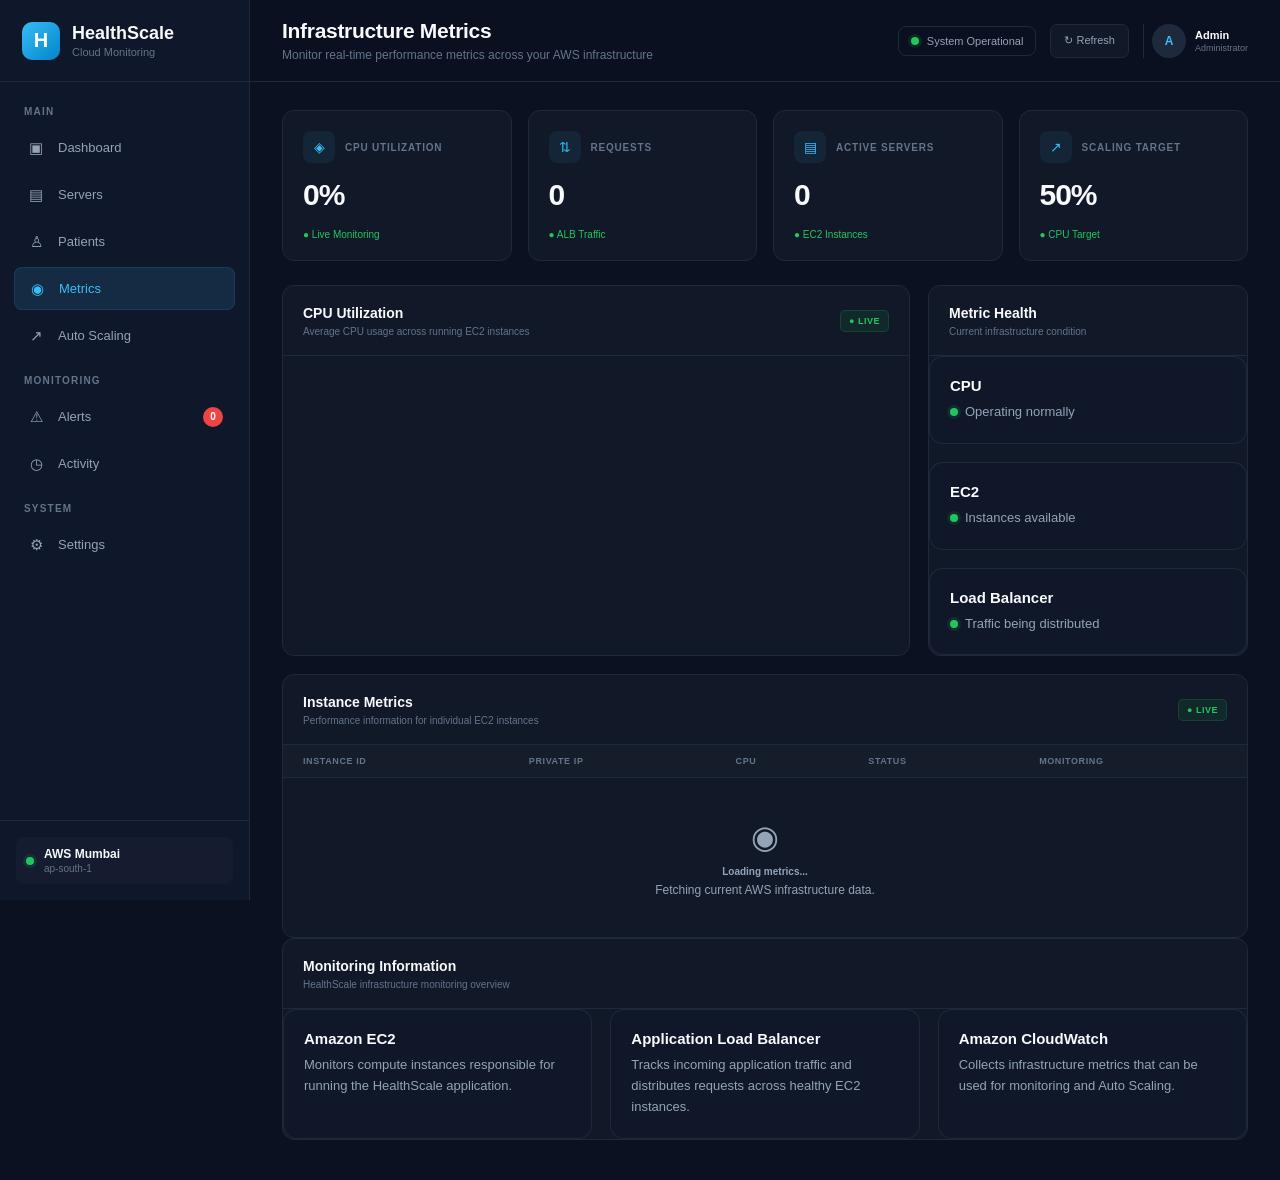
<file: frontend/Pages/metrics.html>
<!DOCTYPE html>

<html lang="en">

<head>
    <meta charset="UTF-8">
    <meta name="viewport" content="width=device-width, initial-scale=1.0">

    <title>Metrics | HealthScale</title>

    <link rel="stylesheet" href="../css/style.css">
    <link rel="stylesheet" href="../css/dashboard.css">
    <link rel="stylesheet" href="../css/responsive.css">

    <style>
        .page-entrance {
            animation: pageEntrance 0.45s ease;
        }

        @keyframes pageEntrance {
            from {
                opacity: 0;
                transform: translateY(12px);
            }

            to {
                opacity: 1;
                transform: translateY(0);
            }
        }

        .metric-summary {
            margin-bottom: 24px;
        }

        .metric-card .metric-value {
            min-height: 42px;
        }

        .metric-chart {
            min-height: 330px;
        }

        .metric-chart canvas {
            max-height: 280px;
        }

        .metric-table td {
            vertical-align: middle;
        }

        .metric-name {
            font-weight: 600;
            color: #e2e8f0;
        }

        .metric-description {
            color: #94a3b8;
            font-size: 13px;
            margin-top: 4px;
        }

        .metric-value-text {
            font-weight: 600;
            color: #f8fafc;
        }

        .metric-status {
            display: inline-flex;
            align-items: center;
            gap: 7px;
        }

        .metric-status .status-dot {
            width: 8px;
            height: 8px;
            border-radius: 50%;
        }

        .metric-status.healthy .status-dot {
            background: #22c55e;
        }

        .metric-status.warning .status-dot {
            background: #f59e0b;
        }

        .metric-status.critical .status-dot {
            background: #ef4444;
        }

        .info-grid {
            display: grid;
            grid-template-columns: repeat(3, 1fr);
            gap: 18px;
        }

        .info-card {
            padding: 20px;
            border: 1px solid rgba(148, 163, 184, 0.12);
            border-radius: 14px;
            background: rgba(15, 23, 42, 0.45);
        }

        .info-card h3 {
            margin: 0 0 8px;
            color: #f8fafc;
            font-size: 15px;
        }

        .info-card p {
            margin: 0;
            color: #94a3b8;
            font-size: 13px;
            line-height: 1.6;
        }

        @media (max-width: 900px) {
            .info-grid {
                grid-template-columns: 1fr;
            }
        }
    </style>
</head>

<body>

<div class="app-container">

    <!-- ================= SIDEBAR ================= -->

    <aside class="sidebar">

        <div class="brand">
            <div class="brand-logo">H</div>

            <div>
                <h2>HealthScale</h2>
                <span>Cloud Monitoring</span>
            </div>
        </div>

        <nav class="sidebar-nav">

            <p class="nav-title">MAIN</p>

            <a href="../dashboard.html" class="nav-item">
                <span>▣</span>
                Dashboard
            </a>

            <a href="servers.html" class="nav-item">
                <span>▤</span>
                Servers
            </a>

            <a href="patients.html" class="nav-item">
                <span>♙</span>
                Patients
            </a>

            <a href="metrics.html" class="nav-item active">
                <span>◉</span>
                Metrics
            </a>

            <a href="autoscaling.html" class="nav-item">
                <span>↗</span>
                Auto Scaling
            </a>

            <p class="nav-title">MONITORING</p>

            <a href="alerts.html" class="nav-item">
                <span>⚠</span>
                Alerts
                <span class="notification-count" id="notificationCount">0</span>
            </a>

            <a href="activity.html" class="nav-item">
                <span>◷</span>
                Activity
            </a>

            <p class="nav-title">SYSTEM</p>

            <a href="settings.html" class="nav-item">
                <span>⚙</span>
                Settings
            </a>

        </nav>

        <div class="sidebar-footer">

            <div class="aws-region">
                <span class="status-dot"></span>

                <div>
                    <strong>AWS Mumbai</strong>
                    <small>ap-south-1</small>
                </div>
            </div>

        </div>

    </aside>


    <!-- ================= MAIN CONTENT ================= -->

    <main class="main-content">

        <!-- TOPBAR -->

        <header class="topbar">

            <div>
                <h1>Infrastructure Metrics</h1>
                <p>Monitor real-time performance metrics across your AWS infrastructure</p>
            </div>

            <div class="topbar-actions">

                <div class="system-status">
                    <span class="status-dot"></span>
                    <span>System Operational</span>
                </div>

                <button
                    class="refresh-btn"
                    id="refreshMetricsButton"
                    type="button"
                >
                    ↻ Refresh
                </button>

                <div class="user-profile">

                    <div class="avatar">A</div>

                    <div>
                        <strong>Admin</strong>
                        <small>Administrator</small>
                    </div>

                </div>

            </div>

        </header>


        <!-- PAGE CONTENT -->

        <section class="dashboard-content page-entrance">

            <!-- SUMMARY CARDS -->

            <div class="metric-grid metric-summary">

                <div class="metric-card">

                    <div class="metric-header">
                        <span class="metric-icon">◈</span>
                        <span class="metric-label">CPU UTILIZATION</span>
                    </div>

                    <div class="metric-value" id="avgCpu">
                        0%
                    </div>

                    <div class="metric-footer positive">
                        ● Live Monitoring
                    </div>

                </div>


                <div class="metric-card">

                    <div class="metric-header">
                        <span class="metric-icon">⇅</span>
                        <span class="metric-label">REQUESTS</span>
                    </div>

                    <div class="metric-value" id="requestCount">
                        0
                    </div>

                    <div class="metric-footer positive">
                        ● ALB Traffic
                    </div>

                </div>


                <div class="metric-card">

                    <div class="metric-header">
                        <span class="metric-icon">▤</span>
                        <span class="metric-label">ACTIVE SERVERS</span>
                    </div>

                    <div class="metric-value" id="activeServers">
                        0
                    </div>

                    <div class="metric-footer positive">
                        ● EC2 Instances
                    </div>

                </div>


                <div class="metric-card">

                    <div class="metric-header">
                        <span class="metric-icon">↗</span>
                        <span class="metric-label">SCALING TARGET</span>
                    </div>

                    <div class="metric-value">
                        50%
                    </div>

                    <div class="metric-footer positive">
                        ● CPU Target
                    </div>

                </div>

            </div>


            <!-- CHART + LIVE STATUS -->

            <div class="dashboard-row">

                <div class="panel chart-panel metric-chart">

                    <div class="panel-header">

                        <div>
                            <h2>CPU Utilization</h2>
                            <p>Average CPU usage across running EC2 instances</p>
                        </div>

                        <span class="live-badge">
                            ● LIVE
                        </span>

                    </div>

                    <div style="padding: 10px 0 0;">
                        <canvas id="metricsCpuChart"></canvas>
                    </div>

                </div>


                <div class="panel">

                    <div class="panel-header">

                        <div>
                            <h2>Metric Health</h2>
                            <p>Current infrastructure condition</p>
                        </div>

                    </div>

                    <div class="info-grid" style="grid-template-columns:1fr;">

                        <div class="info-card">

                            <h3>CPU</h3>

                            <p class="metric-status healthy">
                                <span class="status-dot"></span>
                                Operating normally
                            </p>

                        </div>

                        <div class="info-card">

                            <h3>EC2</h3>

                            <p class="metric-status healthy">
                                <span class="status-dot"></span>
                                Instances available
                            </p>

                        </div>

                        <div class="info-card">

                            <h3>Load Balancer</h3>

                            <p class="metric-status healthy">
                                <span class="status-dot"></span>
                                Traffic being distributed
                            </p>

                        </div>

                    </div>

                </div>

            </div>


            <!-- INSTANCE METRICS -->

            <div class="panel">

                <div class="panel-header">

                    <div>
                        <h2>Instance Metrics</h2>
                        <p>Performance information for individual EC2 instances</p>
                    </div>

                    <span class="live-badge">
                        ● LIVE
                    </span>

                </div>


                <div class="table-container">

                    <table>

                        <thead>

                            <tr>
                                <th>INSTANCE ID</th>
                                <th>PRIVATE IP</th>
                                <th>CPU</th>
                                <th>STATUS</th>
                                <th>MONITORING</th>
                            </tr>

                        </thead>

                        <tbody id="metricsTableBody">

                            <tr>
                                <td colspan="5"
                                    style="text-align:center; padding:40px;">

                                    <div style="color:#94a3b8;">

                                        <div style="font-size:32px; margin-bottom:10px;">
                                            ◉
                                        </div>

                                        <strong>
                                            Loading metrics...
                                        </strong>

                                        <div style="margin-top:6px; font-size:12px;">
                                            Fetching current AWS infrastructure data.
                                        </div>

                                    </div>

                                </td>
                            </tr>

                        </tbody>

                    </table>

                </div>

            </div>


            <!-- METRIC INFORMATION -->

            <div class="panel">

                <div class="panel-header">

                    <div>
                        <h2>Monitoring Information</h2>
                        <p>HealthScale infrastructure monitoring overview</p>
                    </div>

                </div>

                <div class="info-grid">

                    <div class="info-card">

                        <h3>Amazon EC2</h3>

                        <p>
                            Monitors compute instances responsible for running
                            the HealthScale application.
                        </p>

                    </div>

                    <div class="info-card">

                        <h3>Application Load Balancer</h3>

                        <p>
                            Tracks incoming application traffic and distributes
                            requests across healthy EC2 instances.
                        </p>

                    </div>

                    <div class="info-card">

                        <h3>Amazon CloudWatch</h3>

                        <p>
                            Collects infrastructure metrics that can be used
                            for monitoring and Auto Scaling.
                        </p>

                    </div>

                </div>

            </div>

        </section>

    </main>

</div>


<!-- ================= SCRIPTS ================= -->

<script src="../js/app.js"></script>
<script src="../js/api.js"></script>
<script src="../js/notifications.js"></script>

<script>

document.addEventListener("DOMContentLoaded", function () {

    const refreshButton =
        document.getElementById("refreshMetricsButton");

    if (refreshButton) {

        refreshButton.addEventListener("click", function () {

            refreshButton.textContent = "↻ Refreshing...";

            setTimeout(function () {
                refreshButton.textContent = "↻ Refresh";
            }, 700);

        });

    }

});

</script>

</body>

</html>
</file>
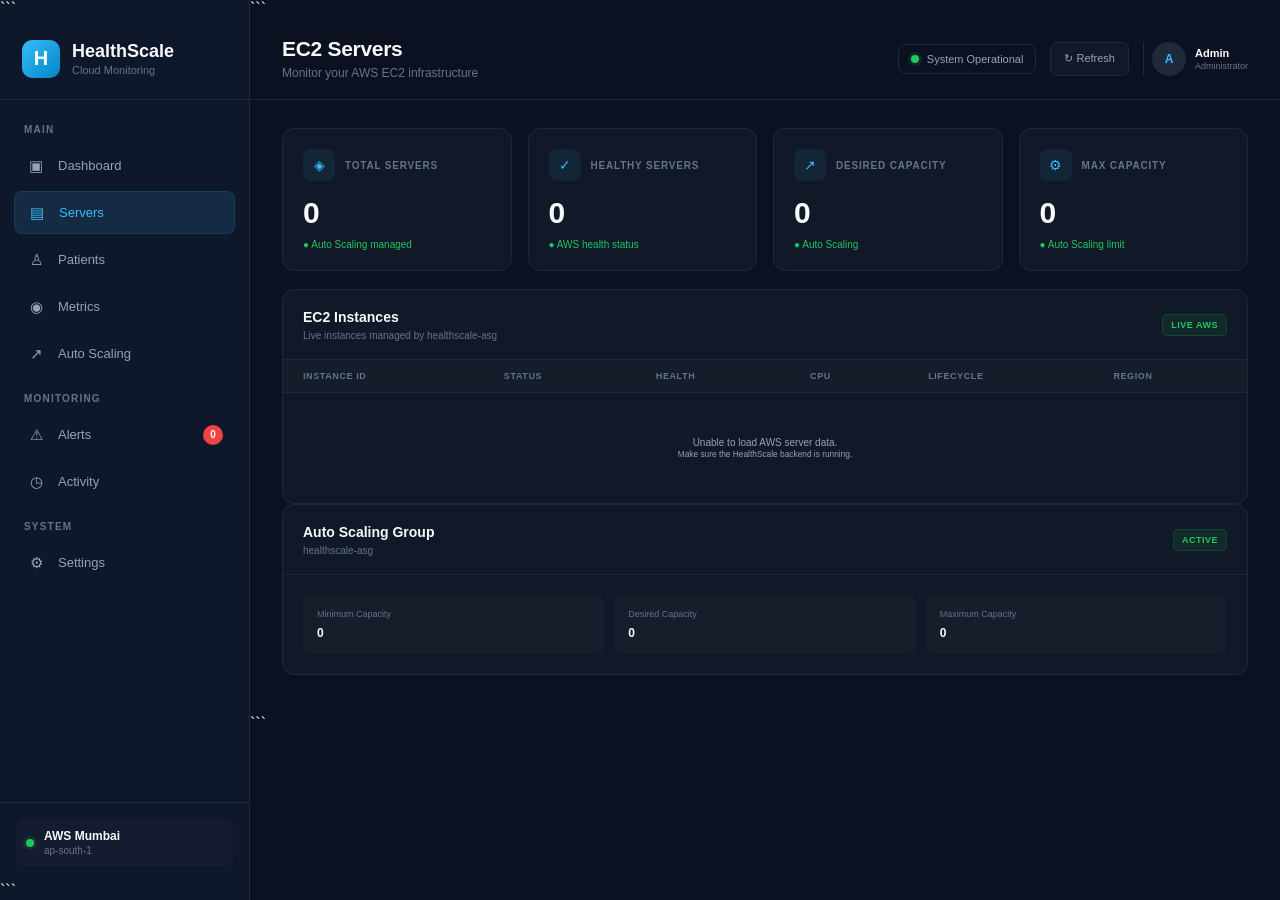
<file: frontend/Pages/servers.html>
<!DOCTYPE html>

<html lang="en">

<head>


<meta charset="UTF-8">

<meta
name="viewport"
content="width=device-width, initial-scale=1.0"

>

<meta
name="description"
content="HealthScale EC2 Server Monitoring"

>

<title>HealthScale | Servers</title>

<link rel="stylesheet" href="../css/style.css">
<link rel="stylesheet" href="../css/dashboard.css">
<link rel="stylesheet" href="../css/responsive.css">


</head>

<body>

<div class="app-container">


<!-- =====================================================
     SIDEBAR
====================================================== -->

<aside class="sidebar">

```
<div class="brand">

    <div class="brand-logo">
        H
    </div>

    <div>

        <h2>HealthScale</h2>

        <span>
            Cloud Monitoring
        </span>

    </div>

</div>


<nav class="sidebar-nav">


    <!-- =================================================
         MAIN
    ================================================== -->

    <p class="nav-title">
        MAIN
    </p>


    <!-- DASHBOARD -->

    <a
        href="../dashboard.html"
        class="nav-item"
    >

        <span>▣</span>

        Dashboard

    </a>


    <!-- SERVERS -->

    <a
        href="servers.html"
        class="nav-item active"
    >

        <span>▤</span>

        Servers

    </a>


    <!-- PATIENTS -->

    <a
        href="patients.html"
        class="nav-item"
    >

        <span>♙</span>

        Patients

    </a>


    <!-- METRICS -->

    <a
        href="metrics.html"
        class="nav-item"
    >

        <span>◉</span>

        Metrics

    </a>


    <!-- AUTO SCALING -->

    <a
        href="autoscaling.html"
        class="nav-item"
    >

        <span>↗</span>

        Auto Scaling

    </a>


    <!-- =================================================
         MONITORING
    ================================================== -->

    <p class="nav-title">
        MONITORING
    </p>


    <!-- ALERTS -->

    <a
        href="alerts.html"
        class="nav-item"
    >

        <span>⚠</span>

        Alerts

        <span
            class="notification-count"
            id="notificationCount"
        >
            0
        </span>

    </a>


    <!-- ACTIVITY -->

    <a
        href="activity.html"
        class="nav-item"
    >

        <span>◷</span>

        Activity

    </a>


    <!-- =================================================
         SYSTEM
    ================================================== -->

    <p class="nav-title">
        SYSTEM
    </p>


    <!-- SETTINGS -->

    <a
        href="settings.html"
        class="nav-item"
    >

        <span>⚙</span>

        Settings

    </a>


</nav>


<div class="sidebar-footer">

    <div class="aws-region">

        <span class="status-dot"></span>

        <div>

            <strong>
                AWS Mumbai
            </strong>

            <small>
                ap-south-1
            </small>

        </div>

    </div>

</div>
```

</aside>

<!-- =====================================================
     MAIN CONTENT
====================================================== -->

<main class="main-content">

```
<!-- TOP BAR -->

<header class="topbar">


    <div>

        <h1>
            EC2 Servers
        </h1>

        <p>
            Monitor your AWS EC2 infrastructure
        </p>

    </div>


    <div class="topbar-actions">


        <div class="system-status">

            <span class="status-dot"></span>

            <span>
                System Operational
            </span>

        </div>


        <button
            class="refresh-btn"
            type="button"
            onclick="loadServers()"
        >

            ↻ Refresh

        </button>


        <div class="user-profile">

            <div class="avatar">
                A
            </div>

            <div>

                <strong>
                    Admin
                </strong>

                <small>
                    Administrator
                </small>

            </div>

        </div>


    </div>


</header>


<!-- =====================================================
     PAGE CONTENT
====================================================== -->

<section class="dashboard-content">


    <!-- SERVER SUMMARY -->

    <div class="metric-grid">


        <div class="metric-card">

            <div class="metric-header">

                <span class="metric-icon">
                    ◈
                </span>

                <span class="metric-label">
                    TOTAL SERVERS
                </span>

            </div>


            <div
                class="metric-value"
                id="serverCount"
            >
                0
            </div>


            <div class="metric-footer positive">

                ● Auto Scaling managed

            </div>

        </div>



        <div class="metric-card">

            <div class="metric-header">

                <span class="metric-icon">
                    ✓
                </span>

                <span class="metric-label">
                    HEALTHY SERVERS
                </span>

            </div>


            <div
                class="metric-value"
                id="healthyServerCount"
            >
                0
            </div>


            <div class="metric-footer positive">

                ● AWS health status

            </div>

        </div>



        <div class="metric-card">

            <div class="metric-header">

                <span class="metric-icon">
                    ↗
                </span>

                <span class="metric-label">
                    DESIRED CAPACITY
                </span>

            </div>


            <div
                class="metric-value"
                id="desiredServerCount"
            >
                0
            </div>


            <div class="metric-footer positive">

                ● Auto Scaling

            </div>

        </div>



        <div class="metric-card">

            <div class="metric-header">

                <span class="metric-icon">
                    ⚙
                </span>

                <span class="metric-label">
                    MAX CAPACITY
                </span>

            </div>


            <div
                class="metric-value"
                id="maxServerCount"
            >
                0
            </div>


            <div class="metric-footer positive">

                ● Auto Scaling limit

            </div>

        </div>


    </div>



    <!-- =================================================
         EC2 INSTANCE TABLE
    ================================================== -->

    <div class="panel">


        <div class="panel-header">


            <div>

                <h2>
                    EC2 Instances
                </h2>

                <p>
                    Live instances managed by healthscale-asg
                </p>

            </div>


            <span class="live-badge">
                LIVE AWS
            </span>


        </div>


        <div class="table-container">


            <table>


                <thead>

                    <tr>

                        <th>
                            INSTANCE ID
                        </th>

                        <th>
                            STATUS
                        </th>

                        <th>
                            HEALTH
                        </th>

                        <th>
                            CPU
                        </th>

                        <th>
                            LIFECYCLE
                        </th>

                        <th>
                            REGION
                        </th>

                    </tr>

                </thead>


                <tbody id="serversTableBody">


                    <tr>

                        <td colspan="6">

                            <div
                                style="
                                    padding: 30px;
                                    text-align: center;
                                "
                            >

                                Loading AWS EC2 instances...

                            </div>

                        </td>

                    </tr>


                </tbody>


            </table>


        </div>


    </div>



    <!-- =================================================
         AUTO SCALING INFORMATION
    ================================================== -->

    <div class="panel">


        <div class="panel-header">


            <div>

                <h2>
                    Auto Scaling Group
                </h2>

                <p>
                    healthscale-asg
                </p>

            </div>


            <span class="live-badge">
                ACTIVE
            </span>


        </div>



        <div class="alb-info">


            <div>

                <span>
                    Minimum Capacity
                </span>

                <strong id="asgMin">
                    0
                </strong>

            </div>


            <div>

                <span>
                    Desired Capacity
                </span>

                <strong id="asgDesired">
                    0
                </strong>

            </div>


            <div>

                <span>
                    Maximum Capacity
                </span>

                <strong id="asgMax">
                    0
                </strong>

            </div>


        </div>


    </div>


</section>
```

</main>


</div>

<!-- =====================================================
     JAVASCRIPT
====================================================== -->

<script src="../js/api.js"></script>

<script src="../js/servers.js"></script>

</body>

</html>
</file>
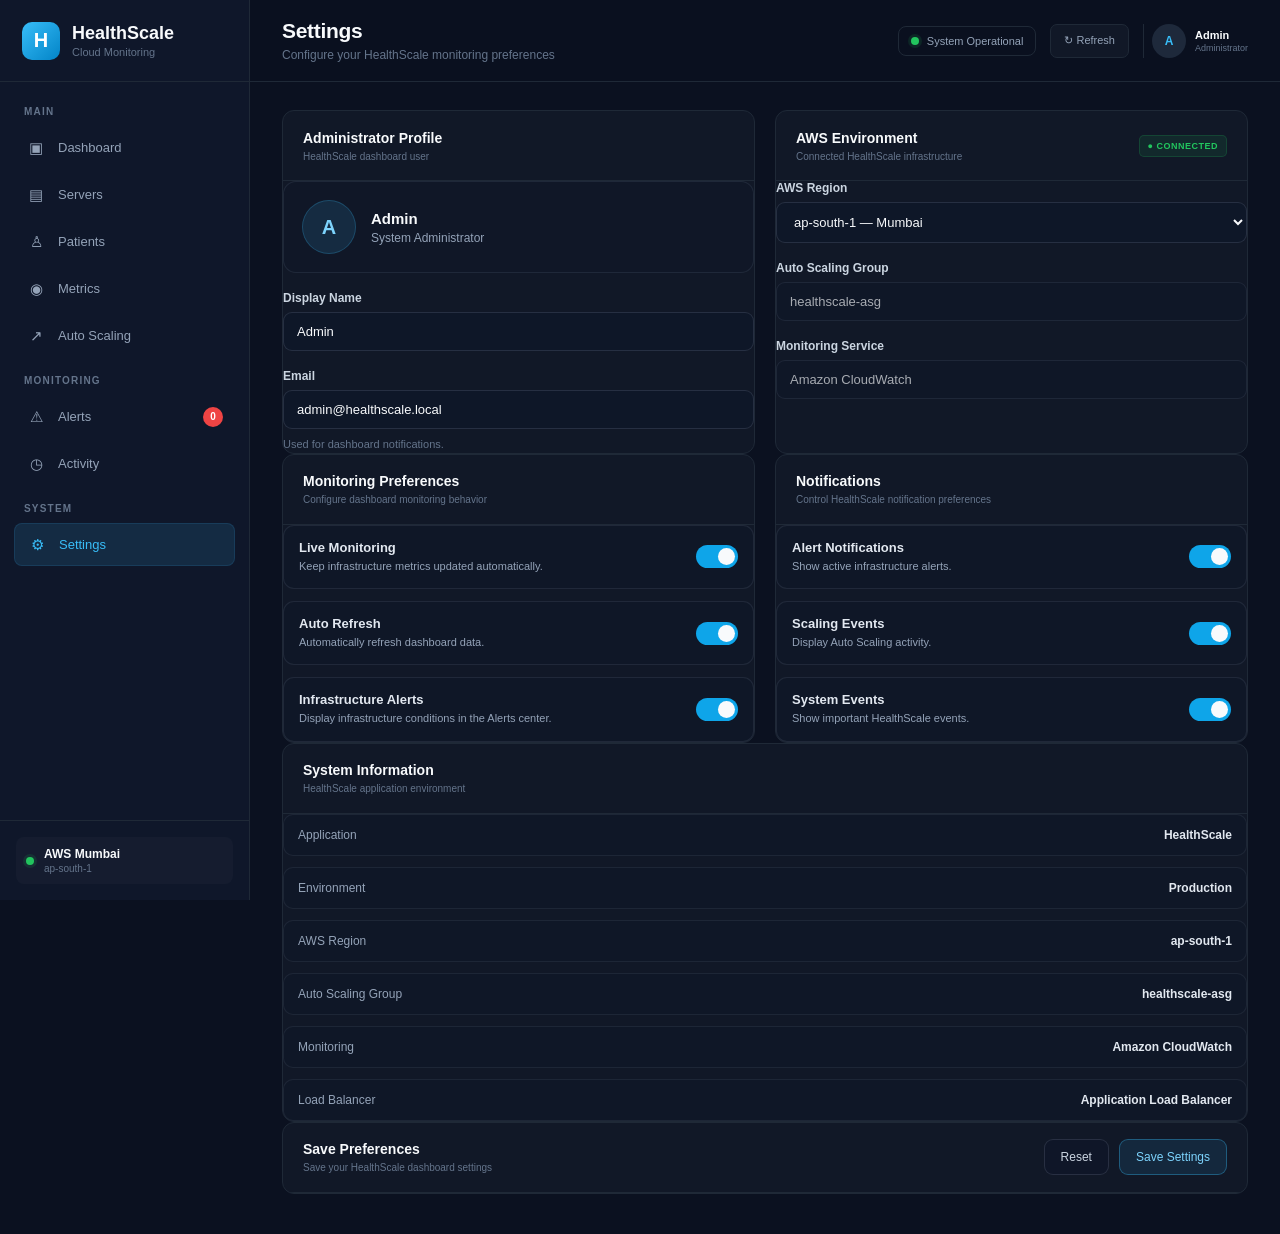
<file: frontend/Pages/settings.html>
<!DOCTYPE html>

<html lang="en">

<head>

    <meta charset="UTF-8">
    <meta name="viewport" content="width=device-width, initial-scale=1.0">

    <title>Settings | HealthScale</title>

    <link rel="stylesheet" href="../css/style.css">
    <link rel="stylesheet" href="../css/dashboard.css">
    <link rel="stylesheet" href="../css/responsive.css">

    <style>

        .page-entrance {
            animation: pageEntrance 0.45s ease;
        }

        @keyframes pageEntrance {

            from {
                opacity: 0;
                transform: translateY(12px);
            }

            to {
                opacity: 1;
                transform: translateY(0);
            }

        }


        .settings-grid {

            display: grid;
            grid-template-columns: 1fr 1fr;
            gap: 20px;

        }


        .settings-section {

            display: flex;
            flex-direction: column;
            gap: 18px;

        }


        .settings-field {

            display: flex;
            flex-direction: column;
            gap: 7px;

        }


        .settings-field label {

            color: #cbd5e1;
            font-size: 12px;
            font-weight: 600;

        }


        .settings-field input,
        .settings-field select {

            width: 100%;
            box-sizing: border-box;

            padding: 11px 13px;

            border-radius: 9px;

            border: 1px solid rgba(148, 163, 184, 0.18);

            background: rgba(15, 23, 42, 0.65);

            color: #f8fafc;

            outline: none;

            font-size: 13px;

            transition: 0.2s ease;

        }


        .settings-field input:focus,
        .settings-field select:focus {

            border-color: rgba(56, 189, 248, 0.45);

            box-shadow: 0 0 0 3px rgba(56, 189, 248, 0.06);

        }


        .settings-field input:disabled {

            opacity: 0.65;

            cursor: not-allowed;

        }


        .field-description {

            color: #64748b;

            font-size: 11px;

            line-height: 1.5;

        }


        .toggle-list {

            display: flex;
            flex-direction: column;
            gap: 12px;

        }


        .toggle-item {

            display: flex;

            align-items: center;

            justify-content: space-between;

            gap: 20px;

            padding: 14px 15px;

            border: 1px solid rgba(148, 163, 184, 0.12);

            border-radius: 11px;

            background: rgba(15, 23, 42, 0.3);

        }


        .toggle-info strong {

            display: block;

            color: #e2e8f0;

            font-size: 13px;

        }


        .toggle-info span {

            display: block;

            margin-top: 4px;

            color: #94a3b8;

            font-size: 11px;

            line-height: 1.4;

        }


        .switch {

            position: relative;

            width: 42px;

            height: 23px;

            flex: 0 0 42px;

        }


        .switch input {

            opacity: 0;

            width: 0;

            height: 0;

        }


        .slider {

            position: absolute;

            inset: 0;

            cursor: pointer;

            border-radius: 30px;

            background: #334155;

            transition: 0.25s ease;

        }


        .slider::before {

            content: "";

            position: absolute;

            width: 17px;

            height: 17px;

            left: 3px;

            top: 3px;

            border-radius: 50%;

            background: #f8fafc;

            transition: 0.25s ease;

        }


        .switch input:checked + .slider {

            background: #0ea5e9;

        }


        .switch input:checked + .slider::before {

            transform: translateX(19px);

        }


        .profile-box {

            display: flex;

            align-items: center;

            gap: 15px;

            padding: 18px;

            border-radius: 13px;

            border: 1px solid rgba(148, 163, 184, 0.12);

            background: rgba(15, 23, 42, 0.35);

        }


        .profile-avatar {

            width: 54px;

            height: 54px;

            flex: 0 0 54px;

            display: grid;

            place-items: center;

            border-radius: 50%;

            background: rgba(56, 189, 248, 0.12);

            border: 1px solid rgba(56, 189, 248, 0.22);

            color: #7dd3fc;

            font-size: 20px;

            font-weight: 700;

        }


        .profile-details strong {

            display: block;

            color: #f8fafc;

            font-size: 15px;

        }


        .profile-details span {

            display: block;

            margin-top: 4px;

            color: #94a3b8;

            font-size: 12px;

        }


        .settings-actions {

            display: flex;

            justify-content: flex-end;

            align-items: center;

            gap: 10px;

            margin-top: 4px;

        }


        .settings-button {

            padding: 10px 16px;

            border-radius: 9px;

            border: 1px solid rgba(148, 163, 184, 0.18);

            background: rgba(15, 23, 42, 0.55);

            color: #cbd5e1;

            font-size: 12px;

            cursor: pointer;

            transition: 0.2s ease;

        }


        .settings-button:hover {

            border-color: rgba(148, 163, 184, 0.35);

            color: #f8fafc;

        }


        .settings-button.primary {

            border-color: rgba(56, 189, 248, 0.35);

            background: rgba(56, 189, 248, 0.1);

            color: #7dd3fc;

        }


        .settings-button.primary:hover {

            background: rgba(56, 189, 248, 0.16);

        }


        .system-info-list {

            display: flex;

            flex-direction: column;

            gap: 11px;

        }


        .system-info-item {

            display: flex;

            align-items: center;

            justify-content: space-between;

            gap: 15px;

            padding: 13px 14px;

            border-radius: 10px;

            background: rgba(15, 23, 42, 0.3);

            border: 1px solid rgba(148, 163, 184, 0.10);

        }


        .system-info-item span {

            color: #94a3b8;

            font-size: 12px;

        }


        .system-info-item strong {

            color: #e2e8f0;

            font-size: 12px;

        }


        .settings-toast {

            position: fixed;

            right: 24px;

            bottom: 24px;

            z-index: 1000;

            padding: 12px 16px;

            border-radius: 10px;

            border: 1px solid rgba(34, 197, 94, 0.25);

            background: rgba(15, 23, 42, 0.95);

            color: #86efac;

            font-size: 12px;

            box-shadow: 0 15px 35px rgba(0, 0, 0, 0.25);

            opacity: 0;

            transform: translateY(10px);

            pointer-events: none;

            transition: 0.25s ease;

        }


        .settings-toast.show {

            opacity: 1;

            transform: translateY(0);

        }


        @media (max-width: 900px) {

            .settings-grid {
                grid-template-columns: 1fr;
            }

        }


        @media (max-width: 600px) {

            .toggle-item {
                align-items: flex-start;
            }

            .settings-actions {
                justify-content: stretch;
            }

            .settings-button {
                flex: 1;
            }

        }

    </style>

</head>


<body>


<div class="app-container">


    <!-- ================= SIDEBAR ================= -->

    <aside class="sidebar">


        <div class="brand">

            <div class="brand-logo">
                H
            </div>

            <div>

                <h2>
                    HealthScale
                </h2>

                <span>
                    Cloud Monitoring
                </span>

            </div>

        </div>


        <nav class="sidebar-nav">


            <p class="nav-title">
                MAIN
            </p>


            <a
                href="../dashboard.html"
                class="nav-item"
            >

                <span>▣</span>

                Dashboard

            </a>


            <a
                href="servers.html"
                class="nav-item"
            >

                <span>▤</span>

                Servers

            </a>


            <a
                href="patients.html"
                class="nav-item"
            >

                <span>♙</span>

                Patients

            </a>


            <a
                href="metrics.html"
                class="nav-item"
            >

                <span>◉</span>

                Metrics

            </a>


            <a
                href="autoscaling.html"
                class="nav-item"
            >

                <span>↗</span>

                Auto Scaling

            </a>


            <p class="nav-title">
                MONITORING
            </p>


            <a
                href="alerts.html"
                class="nav-item"
            >

                <span>⚠</span>

                Alerts

                <span
                    class="notification-count"
                    id="notificationCount"
                >
                    0
                </span>

            </a>


            <a
                href="activity.html"
                class="nav-item"
            >

                <span>◷</span>

                Activity

            </a>


            <p class="nav-title">
                SYSTEM
            </p>


            <a
                href="settings.html"
                class="nav-item active"
            >

                <span>⚙</span>

                Settings

            </a>


        </nav>


        <div class="sidebar-footer">


            <div class="aws-region">

                <span class="status-dot"></span>

                <div>

                    <strong>
                        AWS Mumbai
                    </strong>

                    <small>
                        ap-south-1
                    </small>

                </div>

            </div>


        </div>


    </aside>


    <!-- ================= MAIN CONTENT ================= -->

    <main class="main-content">


        <!-- TOPBAR -->

        <header class="topbar">


            <div>

                <h1>
                    Settings
                </h1>

                <p>
                    Configure your HealthScale monitoring preferences
                </p>

            </div>


            <div class="topbar-actions">


                <div class="system-status">

                    <span class="status-dot"></span>

                    <span>
                        System Operational
                    </span>

                </div>


                <button
                    class="refresh-btn"
                    id="refreshSettingsButton"
                    type="button"
                >
                    ↻ Refresh
                </button>


                <div class="user-profile">

                    <div class="avatar">
                        A
                    </div>

                    <div>

                        <strong>
                            Admin
                        </strong>

                        <small>
                            Administrator
                        </small>

                    </div>

                </div>


            </div>


        </header>


        <!-- ================= PAGE CONTENT ================= -->

        <section class="dashboard-content page-entrance">


            <!-- PROFILE + AWS -->

            <div class="settings-grid">


                <!-- PROFILE -->

                <div class="panel">

                    <div class="panel-header">

                        <div>

                            <h2>
                                Administrator Profile
                            </h2>

                            <p>
                                HealthScale dashboard user
                            </p>

                        </div>

                    </div>


                    <div class="profile-box">

                        <div class="profile-avatar">
                            A
                        </div>

                        <div class="profile-details">

                            <strong>
                                Admin
                            </strong>

                            <span>
                                System Administrator
                            </span>

                        </div>

                    </div>


                    <div class="settings-section"
                         style="margin-top:18px;">


                        <div class="settings-field">

                            <label for="adminName">
                                Display Name
                            </label>

                            <input
                                id="adminName"
                                type="text"
                                value="Admin"
                            >

                        </div>


                        <div class="settings-field">

                            <label for="adminEmail">
                                Email
                            </label>

                            <input
                                id="adminEmail"
                                type="email"
                                value="admin@healthscale.local"
                            >

                            <span class="field-description">
                                Used for dashboard notifications.
                            </span>

                        </div>


                    </div>


                </div>


                <!-- AWS -->

                <div class="panel">

                    <div class="panel-header">

                        <div>

                            <h2>
                                AWS Environment
                            </h2>

                            <p>
                                Connected HealthScale infrastructure
                            </p>

                        </div>

                        <span class="live-badge">
                            ● CONNECTED
                        </span>

                    </div>


                    <div class="settings-section">


                        <div class="settings-field">

                            <label for="awsRegion">
                                AWS Region
                            </label>

                            <select id="awsRegion">

                                <option selected>
                                    ap-south-1 — Mumbai
                                </option>

                                <option>
                                    ap-south-2 — Hyderabad
                                </option>

                                <option>
                                    ap-southeast-1 — Singapore
                                </option>

                                <option>
                                    us-east-1 — N. Virginia
                                </option>

                            </select>

                        </div>


                        <div class="settings-field">

                            <label>
                                Auto Scaling Group
                            </label>

                            <input
                                type="text"
                                value="healthscale-asg"
                                disabled
                            >

                        </div>


                        <div class="settings-field">

                            <label>
                                Monitoring Service
                            </label>

                            <input
                                type="text"
                                value="Amazon CloudWatch"
                                disabled
                            >

                        </div>


                    </div>


                </div>


            </div>


            <!-- MONITORING + NOTIFICATIONS -->

            <div class="settings-grid">


                <!-- MONITORING -->

                <div class="panel">

                    <div class="panel-header">

                        <div>

                            <h2>
                                Monitoring Preferences
                            </h2>

                            <p>
                                Configure dashboard monitoring behavior
                            </p>

                        </div>

                    </div>


                    <div class="toggle-list">


                        <div class="toggle-item">

                            <div class="toggle-info">

                                <strong>
                                    Live Monitoring
                                </strong>

                                <span>
                                    Keep infrastructure metrics updated
                                    automatically.
                                </span>

                            </div>


                            <label class="switch">

                                <input
                                    type="checkbox"
                                    id="liveMonitoring"
                                    checked
                                >

                                <span class="slider"></span>

                            </label>

                        </div>


                        <div class="toggle-item">

                            <div class="toggle-info">

                                <strong>
                                    Auto Refresh
                                </strong>

                                <span>
                                    Automatically refresh dashboard data.
                                </span>

                            </div>


                            <label class="switch">

                                <input
                                    type="checkbox"
                                    id="autoRefresh"
                                    checked
                                >

                                <span class="slider"></span>

                            </label>

                        </div>


                        <div class="toggle-item">

                            <div class="toggle-info">

                                <strong>
                                    Infrastructure Alerts
                                </strong>

                                <span>
                                    Display infrastructure conditions
                                    in the Alerts center.
                                </span>

                            </div>


                            <label class="switch">

                                <input
                                    type="checkbox"
                                    id="infraAlerts"
                                    checked
                                >

                                <span class="slider"></span>

                            </label>

                        </div>


                    </div>


                </div>


                <!-- NOTIFICATIONS -->

                <div class="panel">

                    <div class="panel-header">

                        <div>

                            <h2>
                                Notifications
                            </h2>

                            <p>
                                Control HealthScale notification preferences
                            </p>

                        </div>

                    </div>


                    <div class="toggle-list">


                        <div class="toggle-item">

                            <div class="toggle-info">

                                <strong>
                                    Alert Notifications
                                </strong>

                                <span>
                                    Show active infrastructure alerts.
                                </span>

                            </div>


                            <label class="switch">

                                <input
                                    type="checkbox"
                                    id="alertNotifications"
                                    checked
                                >

                                <span class="slider"></span>

                            </label>

                        </div>


                        <div class="toggle-item">

                            <div class="toggle-info">

                                <strong>
                                    Scaling Events
                                </strong>

                                <span>
                                    Display Auto Scaling activity.
                                </span>

                            </div>


                            <label class="switch">

                                <input
                                    type="checkbox"
                                    id="scalingNotifications"
                                    checked
                                >

                                <span class="slider"></span>

                            </label>

                        </div>


                        <div class="toggle-item">

                            <div class="toggle-info">

                                <strong>
                                    System Events
                                </strong>

                                <span>
                                    Show important HealthScale events.
                                </span>

                            </div>


                            <label class="switch">

                                <input
                                    type="checkbox"
                                    id="systemNotifications"
                                    checked
                                >

                                <span class="slider"></span>

                            </label>

                        </div>


                    </div>


                </div>


            </div>


            <!-- SYSTEM INFORMATION -->

            <div class="panel">


                <div class="panel-header">

                    <div>

                        <h2>
                            System Information
                        </h2>

                        <p>
                            HealthScale application environment
                        </p>

                    </div>

                </div>


                <div class="system-info-list">


                    <div class="system-info-item">

                        <span>
                            Application
                        </span>

                        <strong>
                            HealthScale
                        </strong>

                    </div>


                    <div class="system-info-item">

                        <span>
                            Environment
                        </span>

                        <strong>
                            Production
                        </strong>

                    </div>


                    <div class="system-info-item">

                        <span>
                            AWS Region
                        </span>

                        <strong>
                            ap-south-1
                        </strong>

                    </div>


                    <div class="system-info-item">

                        <span>
                            Auto Scaling Group
                        </span>

                        <strong>
                            healthscale-asg
                        </strong>

                    </div>


                    <div class="system-info-item">

                        <span>
                            Monitoring
                        </span>

                        <strong>
                            Amazon CloudWatch
                        </strong>

                    </div>


                    <div class="system-info-item">

                        <span>
                            Load Balancer
                        </span>

                        <strong>
                            Application Load Balancer
                        </strong>

                    </div>


                </div>


            </div>


            <!-- ACTIONS -->

            <div class="panel">


                <div class="panel-header">

                    <div>

                        <h2>
                            Save Preferences
                        </h2>

                        <p>
                            Save your HealthScale dashboard settings
                        </p>

                    </div>


                    <div class="settings-actions"
                         style="margin-top:0;">

                        <button
                            type="button"
                            class="settings-button"
                            id="resetSettingsButton"
                        >
                            Reset
                        </button>

                        <button
                            type="button"
                            class="settings-button primary"
                            id="saveSettingsButton"
                        >
                            Save Settings
                        </button>

                    </div>


                </div>


            </div>


        </section>


    </main>


</div>


<!-- ================= TOAST ================= -->

<div
    class="settings-toast"
    id="settingsToast"
>
    Settings saved successfully.
</div>


<!-- ================= SCRIPTS ================= -->

<script src="../js/app.js"></script>
<script src="../js/api.js"></script>
<script src="../js/notifications.js"></script>


<script>

document.addEventListener("DOMContentLoaded", function () {


    const SETTINGS_KEY =
        "healthscale_settings";


    const saveButton =
        document.getElementById("saveSettingsButton");


    const resetButton =
        document.getElementById("resetSettingsButton");


    const refreshButton =
        document.getElementById("refreshSettingsButton");


    const toast =
        document.getElementById("settingsToast");


    function showToast(message) {

        if (!toast) return;

        toast.textContent = message;

        toast.classList.add("show");

        setTimeout(function () {

            toast.classList.remove("show");

        }, 2500);

    }


    function getSettingElements() {

        return {

            adminName:
                document.getElementById("adminName"),

            adminEmail:
                document.getElementById("adminEmail"),

            awsRegion:
                document.getElementById("awsRegion"),

            liveMonitoring:
                document.getElementById("liveMonitoring"),

            autoRefresh:
                document.getElementById("autoRefresh"),

            infraAlerts:
                document.getElementById("infraAlerts"),

            alertNotifications:
                document.getElementById("alertNotifications"),

            scalingNotifications:
                document.getElementById("scalingNotifications"),

            systemNotifications:
                document.getElementById("systemNotifications")

        };

    }


    function saveSettings() {

        const elements =
            getSettingElements();


        const settings = {

            adminName:
                elements.adminName.value,

            adminEmail:
                elements.adminEmail.value,

            awsRegion:
                elements.awsRegion.value,

            liveMonitoring:
                elements.liveMonitoring.checked,

            autoRefresh:
                elements.autoRefresh.checked,

            infraAlerts:
                elements.infraAlerts.checked,

            alertNotifications:
                elements.alertNotifications.checked,

            scalingNotifications:
                elements.scalingNotifications.checked,

            systemNotifications:
                elements.systemNotifications.checked

        };


        localStorage.setItem(
            SETTINGS_KEY,
            JSON.stringify(settings)
        );


        showToast(
            "Settings saved successfully."
        );

    }


    function loadSettings() {

        const stored =
            localStorage.getItem(SETTINGS_KEY);


        if (!stored) return;


        try {

            const settings =
                JSON.parse(stored);


            const elements =
                getSettingElements();


            if (settings.adminName !== undefined) {
                elements.adminName.value =
                    settings.adminName;
            }


            if (settings.adminEmail !== undefined) {
                elements.adminEmail.value =
                    settings.adminEmail;
            }


            if (settings.awsRegion !== undefined) {
                elements.awsRegion.value =
                    settings.awsRegion;
            }


            if (settings.liveMonitoring !== undefined) {
                elements.liveMonitoring.checked =
                    settings.liveMonitoring;
            }


            if (settings.autoRefresh !== undefined) {
                elements.autoRefresh.checked =
                    settings.autoRefresh;
            }


            if (settings.infraAlerts !== undefined) {
                elements.infraAlerts.checked =
                    settings.infraAlerts;
            }


            if (settings.alertNotifications !== undefined) {
                elements.alertNotifications.checked =
                    settings.alertNotifications;
            }


            if (settings.scalingNotifications !== undefined) {
                elements.scalingNotifications.checked =
                    settings.scalingNotifications;
            }


            if (settings.systemNotifications !== undefined) {
                elements.systemNotifications.checked =
                    settings.systemNotifications;
            }


        } catch (error) {

            console.error(
                "Unable to load settings:",
                error
            );

        }

    }


    function resetSettings() {

        localStorage.removeItem(
            SETTINGS_KEY
        );


        const elements =
            getSettingElements();


        elements.adminName.value =
            "Admin";


        elements.adminEmail.value =
            "admin@healthscale.local";


        elements.awsRegion.value =
            "ap-south-1 — Mumbai";


        elements.liveMonitoring.checked =
            true;


        elements.autoRefresh.checked =
            true;


        elements.infraAlerts.checked =
            true;


        elements.alertNotifications.checked =
            true;


        elements.scalingNotifications.checked =
            true;


        elements.systemNotifications.checked =
            true;


        showToast(
            "Settings reset to defaults."
        );

    }


    if (saveButton) {

        saveButton.addEventListener(
            "click",
            saveSettings
        );

    }


    if (resetButton) {

        resetButton.addEventListener(
            "click",
            resetSettings
        );

    }


    if (refreshButton) {

        refreshButton.addEventListener(
            "click",
            function () {

                refreshButton.textContent =
                    "↻ Refreshing...";


                setTimeout(function () {

                    loadSettings();

                    refreshButton.textContent =
                        "↻ Refresh";

                }, 700);

            }
        );

    }


    loadSettings();

});

</script>


</body>

</html>
</file>
<file: frontend/css/style.css>
/* =========================================================
   HEALTHSCALE
   Global Styles
   ========================================================= */

* {
    margin: 0;
    padding: 0;
    box-sizing: border-box;
}

:root {
    --bg-main: #0b1120;
    --bg-sidebar: #0f172a;
    --bg-card: #111827;
    --bg-card-hover: #172033;

    --border: #1f2937;
    --border-light: #273449;

    --text-primary: #f8fafc;
    --text-secondary: #94a3b8;
    --text-muted: #64748b;

    --accent: #38bdf8;
    --accent-dark: #0284c7;

    --success: #22c55e;
    --warning: #f59e0b;
    --danger: #ef4444;

    --sidebar-width: 250px;

    --radius: 12px;
}

html {
    scroll-behavior: smooth;
}

body {
    font-family:
        Inter,
        -apple-system,
        BlinkMacSystemFont,
        "Segoe UI",
        Roboto,
        Arial,
        sans-serif;

    background: var(--bg-main);
    color: var(--text-primary);

    min-height: 100vh;
}

button,
select {
    font-family: inherit;
}

button {
    cursor: pointer;
}

a {
    text-decoration: none;
    color: inherit;
}


/* =========================================================
   APPLICATION
   ========================================================= */

.app-container {
    display: flex;
    min-height: 100vh;
}


/* =========================================================
   SIDEBAR
   ========================================================= */

.sidebar {
    width: var(--sidebar-width);

    position: fixed;
    left: 0;
    top: 0;
    bottom: 0;

    background: var(--bg-sidebar);

    border-right: 1px solid var(--border);

    display: flex;
    flex-direction: column;

    z-index: 100;
}


/* Brand */

.brand {
    height: 82px;

    display: flex;
    align-items: center;

    gap: 12px;

    padding: 0 22px;

    border-bottom: 1px solid var(--border);
}

.brand-logo {
    width: 38px;
    height: 38px;

    border-radius: 10px;

    background: linear-gradient(
        135deg,
        var(--accent),
        var(--accent-dark)
    );

    display: flex;
    align-items: center;
    justify-content: center;

    color: white;

    font-size: 20px;
    font-weight: 800;
}

.brand h2 {
    font-size: 18px;
    font-weight: 700;
}

.brand span {
    display: block;

    margin-top: 2px;

    color: var(--text-muted);

    font-size: 11px;
}


/* Navigation */

.sidebar-nav {
    padding: 24px 14px;

    flex: 1;

    overflow-y: auto;
}

.nav-title {
    color: var(--text-muted);

    font-size: 10px;

    font-weight: 700;

    letter-spacing: 1.2px;

    margin: 18px 10px 9px;
}

.nav-title:first-child {
    margin-top: 0;
}

.nav-item {
    height: 43px;

    display: flex;
    align-items: center;

    gap: 12px;

    padding: 0 12px;

    margin-bottom: 4px;

    border-radius: 8px;

    color: var(--text-secondary);

    font-size: 13px;

    transition:
        background 0.2s ease,
        color 0.2s ease;
}

.nav-item span:first-child {
    width: 20px;

    text-align: center;

    font-size: 15px;
}

.nav-item:hover {
    background: rgba(56, 189, 248, 0.08);

    color: var(--text-primary);
}

.nav-item.active {
    background: rgba(56, 189, 248, 0.12);

    color: var(--accent);

    border: 1px solid rgba(56, 189, 248, 0.12);
}

.notification-count {
    margin-left: auto;

    width: 20px;
    height: 20px;

    border-radius: 50%;

    display: flex;
    align-items: center;
    justify-content: center;

    background: var(--danger);

    color: white;

    font-size: 10px;
    font-weight: 700;
}


/* Sidebar footer */

.sidebar-footer {
    padding: 16px;

    border-top: 1px solid var(--border);
}

.aws-region {
    display: flex;
    align-items: center;

    gap: 10px;

    padding: 10px;

    background: rgba(255, 255, 255, 0.025);

    border-radius: 8px;
}

.aws-region strong {
    display: block;

    font-size: 12px;
}

.aws-region small {
    display: block;

    color: var(--text-muted);

    font-size: 10px;

    margin-top: 2px;
}


/* =========================================================
   STATUS DOT
   ========================================================= */

.status-dot {
    width: 8px;
    height: 8px;

    border-radius: 50%;

    background: var(--success);

    box-shadow:
        0 0 0 3px rgba(34, 197, 94, 0.12);

    flex-shrink: 0;
}


/* =========================================================
   MAIN CONTENT
   ========================================================= */

.main-content {
    margin-left: var(--sidebar-width);

    width: calc(100% - var(--sidebar-width));

    min-height: 100vh;
}


/* =========================================================
   TOPBAR
   ========================================================= */

.topbar {
    min-height: 82px;

    display: flex;
    align-items: center;
    justify-content: space-between;

    gap: 20px;

    padding: 18px 32px;

    background: rgba(11, 17, 32, 0.95);

    border-bottom: 1px solid var(--border);

    position: sticky;
    top: 0;

    z-index: 50;
}

.topbar h1 {
    font-size: 21px;

    font-weight: 700;

    letter-spacing: -0.3px;
}

.topbar p {
    color: var(--text-muted);

    font-size: 12px;

    margin-top: 5px;
}

.topbar-actions {
    display: flex;
    align-items: center;

    gap: 14px;
}

.system-status {
    display: flex;
    align-items: center;

    gap: 8px;

    padding: 8px 12px;

    border: 1px solid var(--border);

    border-radius: 8px;

    color: var(--text-secondary);

    font-size: 11px;
}

.refresh-btn {
    height: 34px;

    padding: 0 13px;

    border: 1px solid var(--border);

    border-radius: 7px;

    background: var(--bg-card);

    color: var(--text-secondary);

    font-size: 11px;

    transition: 0.2s;
}

.refresh-btn:hover {
    background: var(--bg-card-hover);

    color: var(--text-primary);
}

.user-profile {
    display: flex;
    align-items: center;

    gap: 9px;

    padding-left: 8px;

    border-left: 1px solid var(--border);
}

.avatar {
    width: 34px;
    height: 34px;

    border-radius: 50%;

    display: flex;
    align-items: center;
    justify-content: center;

    background: #1e293b;

    color: var(--accent);

    font-weight: 700;

    font-size: 12px;
}

.user-profile strong {
    display: block;

    font-size: 11px;
}

.user-profile small {
    display: block;

    color: var(--text-muted);

    font-size: 9px;

    margin-top: 2px;
}


/* =========================================================
   DASHBOARD CONTENT
   ========================================================= */

.dashboard-content {
    padding: 28px 32px 40px;
}


/* =========================================================
   METRIC GRID
   ========================================================= */

.metric-grid {
    display: grid;

    grid-template-columns:
        repeat(4, minmax(0, 1fr));

    gap: 16px;

    margin-bottom: 18px;
}

.metric-card {
    background: var(--bg-card);

    border: 1px solid var(--border);

    border-radius: var(--radius);

    padding: 20px;

    transition:
        transform 0.2s ease,
        border-color 0.2s ease;
}

.metric-card:hover {
    transform: translateY(-2px);

    border-color: var(--border-light);
}

.metric-header {
    display: flex;
    align-items: center;

    gap: 10px;
}

.metric-icon {
    width: 32px;
    height: 32px;

    border-radius: 8px;

    display: flex;
    align-items: center;
    justify-content: center;

    background: rgba(56, 189, 248, 0.08);

    color: var(--accent);

    font-size: 14px;
}

.metric-label {
    color: var(--text-muted);

    font-size: 10px;

    font-weight: 700;

    letter-spacing: 0.8px;
}

.metric-value {
    font-size: 30px;

    font-weight: 700;

    margin-top: 15px;

    letter-spacing: -1px;
}

.metric-footer {
    margin-top: 9px;

    font-size: 10px;
}

.metric-footer.positive {
    color: var(--success);
}

.metric-footer.warning {
    color: var(--warning);
}


/* =========================================================
   DASHBOARD ROW
   ========================================================= */

.dashboard-row {
    display: grid;

    grid-template-columns:
        minmax(0, 2fr)
        minmax(320px, 1fr);

    gap: 18px;

    margin-bottom: 18px;
}


/* =========================================================
   PANEL
   ========================================================= */

.panel {
    background: var(--bg-card);

    border: 1px solid var(--border);

    border-radius: var(--radius);

    overflow: hidden;
}

.panel-header {
    min-height: 70px;

    display: flex;
    align-items: center;
    justify-content: space-between;

    gap: 15px;

    padding: 16px 20px;

    border-bottom: 1px solid var(--border);
}

.panel-header h2 {
    font-size: 14px;

    font-weight: 650;
}

.panel-header p {
    color: var(--text-muted);

    font-size: 10px;

    margin-top: 5px;
}

.panel-header select {
    height: 32px;

    padding: 0 10px;

    background: #0b1220;

    color: var(--text-secondary);

    border: 1px solid var(--border);

    border-radius: 6px;

    font-size: 10px;

    outline: none;
}


/* =========================================================
   CHART
   ========================================================= */

.chart-container {
    height: 285px;

    padding: 20px;
}


/* =========================================================
   LIVE BADGE
   ========================================================= */

.live-badge {
    padding: 5px 8px;

    border-radius: 5px;

    background: rgba(34, 197, 94, 0.1);

    color: var(--success);

    border: 1px solid rgba(34, 197, 94, 0.18);

    font-size: 9px;

    font-weight: 700;

    letter-spacing: 0.5px;
}


/* =========================================================
   AUTO SCALING
   ========================================================= */

.scaling-status {
    display: grid;

    grid-template-columns: repeat(3, 1fr);

    gap: 10px;

    padding: 20px;
}

.scaling-item {
    text-align: center;

    padding: 12px 6px;

    background: rgba(255, 255, 255, 0.02);

    border-radius: 8px;
}

.scaling-item span {
    display: block;

    color: var(--text-muted);

    font-size: 9px;
}

.scaling-item strong {
    display: block;

    font-size: 21px;

    margin-top: 6px;
}

.cpu-target {
    padding: 0 20px 18px;
}

.cpu-target-header {
    display: flex;
    align-items: center;
    justify-content: space-between;

    font-size: 10px;

    color: var(--text-secondary);

    margin-bottom: 9px;
}

.cpu-target-header strong {
    color: var(--accent);

    font-size: 13px;
}

.progress-bar {
    width: 100%;

    height: 7px;

    background: #1e293b;

    border-radius: 20px;

    overflow: hidden;
}

.progress-fill {
    height: 100%;

    background: linear-gradient(
        90deg,
        var(--accent-dark),
        var(--accent)
    );

    border-radius: inherit;

    transition: width 0.5s ease;
}

.cpu-target small {
    display: block;

    color: var(--text-muted);

    font-size: 9px;

    margin-top: 7px;
}

.scaling-state {
    display: flex;
    align-items: center;

    gap: 10px;

    margin: 0 20px 20px;

    padding: 11px;

    background: rgba(34, 197, 94, 0.05);

    border: 1px solid rgba(34, 197, 94, 0.12);

    border-radius: 8px;
}

.scaling-state strong {
    display: block;

    color: var(--success);

    font-size: 10px;
}

.scaling-state small {
    display: block;

    color: var(--text-muted);

    font-size: 9px;

    margin-top: 3px;
}


/* =========================================================
   TABLE
   ========================================================= */

.table-container {
    overflow-x: auto;
}

table {
    width: 100%;

    border-collapse: collapse;

    min-width: 750px;
}

thead {
    background: rgba(255, 255, 255, 0.015);
}

th {
    padding: 11px 20px;

    text-align: left;

    color: var(--text-muted);

    font-size: 9px;

    font-weight: 700;

    letter-spacing: 0.6px;

    border-bottom: 1px solid var(--border);
}

td {
    padding: 14px 20px;

    color: var(--text-secondary);

    font-size: 10px;

    border-bottom: 1px solid var(--border);
}

tbody tr:last-child td {
    border-bottom: none;
}

tbody tr {
    transition: background 0.15s;
}

tbody tr:hover {
    background: rgba(255, 255, 255, 0.02);
}

.instance-info {
    display: flex;
    align-items: center;

    gap: 10px;
}

.instance-icon {
    width: 32px;
    height: 32px;

    display: flex;
    align-items: center;
    justify-content: center;

    border-radius: 7px;

    background: rgba(56, 189, 248, 0.08);

    color: var(--accent);

    font-size: 8px;

    font-weight: 700;
}

.instance-info strong {
    display: block;

    color: var(--text-primary);

    font-size: 10px;
}

.instance-info small {
    display: block;

    color: var(--text-muted);

    font-size: 9px;

    margin-top: 3px;
}

.badge {
    display: inline-flex;

    align-items: center;

    padding: 5px 8px;

    border-radius: 5px;

    font-size: 9px;

    font-weight: 600;
}

.badge.running {
    background: rgba(34, 197, 94, 0.08);

    color: var(--success);
}

.health-status {
    color: var(--success);

    font-size: 9px;
}

.action-btn {
    padding: 6px 10px;

    border-radius: 5px;

    border: 1px solid var(--border);

    background: transparent;

    color: var(--text-secondary);

    font-size: 9px;
}

.action-btn:hover {
    color: var(--accent);

    border-color: var(--accent);
}

.view-all {
    background: transparent;

    border: none;

    color: var(--accent);

    font-size: 10px;

    font-weight: 600;
}

.view-all:hover {
    text-decoration: underline;
}


/* =========================================================
   ALB
   ========================================================= */

.alb-info {
    display: grid;

    grid-template-columns:
        repeat(3, 1fr);

    gap: 10px;

    padding: 20px;
}

.alb-info div {
    padding: 14px;

    border-radius: 8px;

    background: rgba(255, 255, 255, 0.02);
}

.alb-info span {
    display: block;

    color: var(--text-muted);

    font-size: 9px;
}

.alb-info strong {
    display: block;

    color: var(--text-primary);

    font-size: 12px;

    margin-top: 7px;
}


/* =========================================================
   ALERTS
   ========================================================= */

.alert-list {
    padding: 5px 20px;
}

.alert-item {
    display: flex;

    align-items: center;

    gap: 11px;

    padding: 13px 0;

    border-bottom: 1px solid var(--border);
}

.alert-item:last-child {
    border-bottom: none;
}

.alert-icon {
    width: 28px;
    height: 28px;

    flex-shrink: 0;

    display: flex;
    align-items: center;
    justify-content: center;

    border-radius: 7px;

    font-size: 11px;

    font-weight: 700;
}

.alert-icon.warning {
    background: rgba(245, 158, 11, 0.1);

    color: var(--warning);
}

.alert-icon.success {
    background: rgba(34, 197, 94, 0.1);

    color: var(--success);
}

.alert-item div {
    min-width: 0;

    flex: 1;
}

.alert-item strong {
    display: block;

    color: var(--text-secondary);

    font-size: 10px;
}

.alert-item small {
    display: block;

    color: var(--text-muted);

    font-size: 9px;

    margin-top: 3px;

    white-space: nowrap;

    overflow: hidden;

    text-overflow: ellipsis;
}

.alert-item time {
    color: var(--text-muted);

    font-size: 9px;
}


/* =========================================================
   SCROLLBAR
   ========================================================= */

::-webkit-scrollbar {
    width: 6px;
    height: 6px;
}

::-webkit-scrollbar-track {
    background: transparent;
}

::-webkit-scrollbar-thumb {
    background: #263247;

    border-radius: 10px;
}

::-webkit-scrollbar-thumb:hover {
    background: #34445c;
}
</file>
<file: frontend/css/dashboard.css>
/* =========================================================
   HEALTHSCALE
   Dashboard Components
   ========================================================= */


/* =========================================================
   REFRESH NOTIFICATION
   ========================================================= */

.refresh-notification {

    position: fixed;

    right: 24px;

    bottom: 24px;

    z-index: 9999;

    display: flex;

    align-items: center;

    gap: 11px;

    min-width: 270px;

    padding: 13px 15px;

    background: #111827;

    border: 1px solid #273449;

    border-radius: 9px;

    box-shadow:
        0 15px 40px rgba(0, 0, 0, 0.35);

    animation:
        notificationIn
        0.25s ease;
}


.refresh-notification > span {

    width: 28px;

    height: 28px;

    display: flex;

    align-items: center;

    justify-content: center;

    border-radius: 7px;

    background:
        rgba(34, 197, 94, 0.1);

    color: #22c55e;

    font-size: 13px;

    font-weight: 700;
}


.refresh-notification strong {

    display: block;

    color: #f8fafc;

    font-size: 10px;
}


.refresh-notification small {

    display: block;

    margin-top: 3px;

    color: #64748b;

    font-size: 9px;
}


.refresh-notification.hide {

    animation:
        notificationOut
        0.3s ease
        forwards;
}


@keyframes notificationIn {

    from {

        opacity: 0;

        transform:
            translateY(15px);

    }

    to {

        opacity: 1;

        transform:
            translateY(0);

    }

}


@keyframes notificationOut {

    from {

        opacity: 1;

        transform:
            translateY(0);

    }

    to {

        opacity: 0;

        transform:
            translateY(15px);

    }

}


/* =========================================================
   BUTTON DISABLED STATE
   ========================================================= */

.refresh-btn:disabled {

    opacity: 0.6;

    cursor: wait;
}


/* =========================================================
   STATUS ANIMATION
   ========================================================= */

.system-status .status-dot {

    animation:
        healthPulse
        2s infinite;
}


@keyframes healthPulse {

    0% {

        box-shadow:
            0 0 0 0
            rgba(34, 197, 94, 0.35);

    }

    70% {

        box-shadow:
            0 0 0 5px
            rgba(34, 197, 94, 0);

    }

    100% {

        box-shadow:
            0 0 0 0
            rgba(34, 197, 94, 0);

    }

}
</file>
<file: frontend/css/responsive.css>
/* =========================================================
   HEALTHSCALE
   Responsive Styles
   ========================================================= */


@media (max-width: 1200px) {

    .metric-grid {
        grid-template-columns:
            repeat(2, minmax(0, 1fr));
    }

    .dashboard-row {
        grid-template-columns: 1fr;
    }

}


@media (max-width: 900px) {

    .sidebar {
        width: 70px;
    }

    .brand {
        justify-content: center;

        padding: 0;
    }

    .brand > div:last-child,
    .nav-title,
    .nav-item:not(.active) span:last-child,
    .nav-item span:not(:first-child),
    .sidebar-footer {
        display: none;
    }

    .nav-item {
        justify-content: center;

        padding: 0;
    }

    .nav-item span:first-child {
        margin: 0;
    }

    .main-content {
        margin-left: 70px;

        width: calc(100% - 70px);
    }

    .topbar {
        padding: 18px 20px;
    }

    .dashboard-content {
        padding: 22px 20px 30px;
    }

}


@media (max-width: 700px) {

    .topbar {
        align-items: flex-start;
    }

    .topbar-actions {
        gap: 8px;
    }

    .system-status,
    .user-profile {
        display: none;
    }

    .metric-grid {
        grid-template-columns: 1fr;
    }

    .dashboard-content {
        padding: 18px 14px 25px;
    }

    .topbar {
        padding: 16px 14px;
    }

    .topbar h1 {
        font-size: 18px;
    }

    .chart-container {
        height: 240px;
    }

    .alb-info {
        grid-template-columns: 1fr;
    }

}


@media (max-width: 480px) {

    .sidebar {
        width: 58px;
    }

    .main-content {
        margin-left: 58px;

        width: calc(100% - 58px);
    }

    .brand-logo {
        width: 32px;
        height: 32px;

        font-size: 16px;
    }

    .metric-card {
        padding: 16px;
    }

    .metric-value {
        font-size: 26px;
    }

}
</file>
